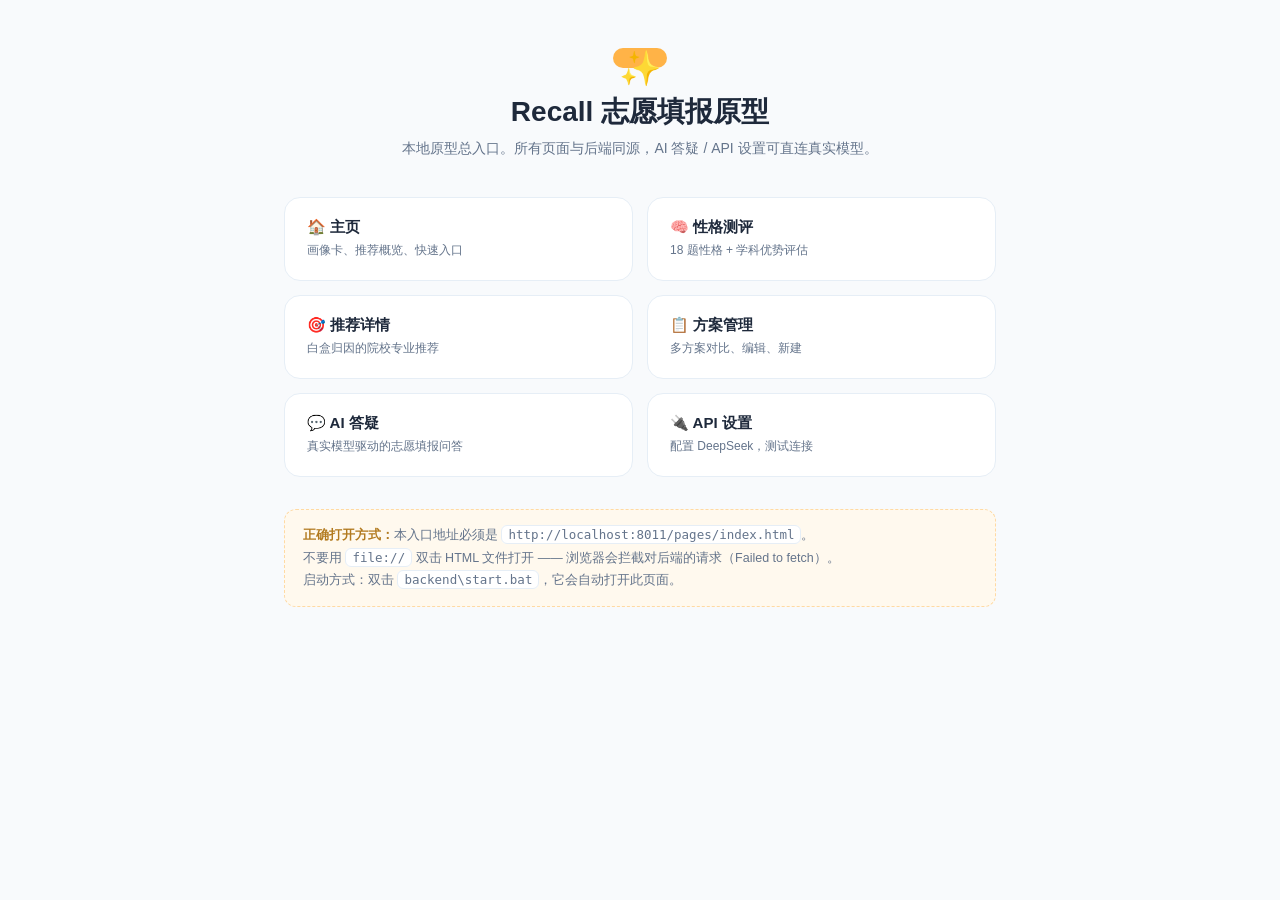
<file: index.html>
<!DOCTYPE html>
<html lang="zh-CN">
<head>
<meta charset="UTF-8" />
<meta name="viewport" content="width=device-width, initial-scale=1.0" />
<title>Recall · 原型入口</title>
<link rel="stylesheet" href="recall-ui.css" />
<style>
  .wrap{max-width:760px;margin:0 auto;padding:48px 24px 60px}
  .hero{text-align:center;margin-bottom:36px}
  .hero .badge{font-size:34px}
  .hero h1{font-size:28px;margin:10px 0 6px;color:var(--ink)}
  .hero p{color:var(--sub);font-size:14px;line-height:1.7}
  .grid{display:grid;grid-template-columns:repeat(2,1fr);gap:14px}
  .card-link{display:block;text-decoration:none;padding:20px 22px;border-radius:16px;border:1.5px solid var(--line);background:#fff;transition:.18s;color:var(--ink)}
  .card-link:hover{border-color:var(--main);box-shadow:0 8px 24px rgba(91,141,239,.16);transform:translateY(-2px)}
  .card-link .t{font-size:15px;font-weight:700;margin-bottom:4px}
  .card-link .d{font-size:12px;color:var(--sub);line-height:1.6}
  .note{margin-top:32px;font-size:12.5px;color:var(--sub);background:#FFF9EE;border:1px dashed rgba(255,179,71,.45);border-radius:12px;padding:14px 18px;line-height:1.8}
  .note b{color:#B27A1F}
  .note code{background:#fff;border:1px solid var(--line);border-radius:6px;padding:1px 6px;font-family:monospace}
</style>
</head>
<body>
<div class="wrap">
  <div class="hero">
    <div class="badge">✨</div>
    <h1>Recall 志愿填报原型</h1>
    <p>本地原型总入口。所有页面与后端同源，AI 答疑 / API 设置可直连真实模型。</p>
  </div>

  <div class="grid">
    <a class="card-link" href="/pages/Recall_主页.html"><div class="t">🏠 主页</div><div class="d">画像卡、推荐概览、快速入口</div></a>
    <a class="card-link" href="/pages/Recall_测评.html"><div class="t">🧠 性格测评</div><div class="d">18 题性格 + 学科优势评估</div></a>
    <a class="card-link" href="/pages/Recall_推荐详情.html"><div class="t">🎯 推荐详情</div><div class="d">白盒归因的院校专业推荐</div></a>
    <a class="card-link" href="/pages/Recall_方案管理.html"><div class="t">📋 方案管理</div><div class="d">多方案对比、编辑、新建</div></a>
    <a class="card-link" href="/pages/Recall_AI答疑.html"><div class="t">💬 AI 答疑</div><div class="d">真实模型驱动的志愿填报问答</div></a>
    <a class="card-link" href="/pages/Recall_API设置.html"><div class="t">🔌 API 设置</div><div class="d">配置 DeepSeek，测试连接</div></a>
  </div>

  <div class="note">
    <b>正确打开方式：</b>本入口地址必须是 <code>http://localhost:8011/pages/index.html</code>。<br>
    不要用 <code>file://</code> 双击 HTML 文件打开 —— 浏览器会拦截对后端的请求（Failed to fetch）。<br>
    启动方式：双击 <code>backend\start.bat</code>，它会自动打开此页面。
  </div>
</div>
</body>
</html>
</file>
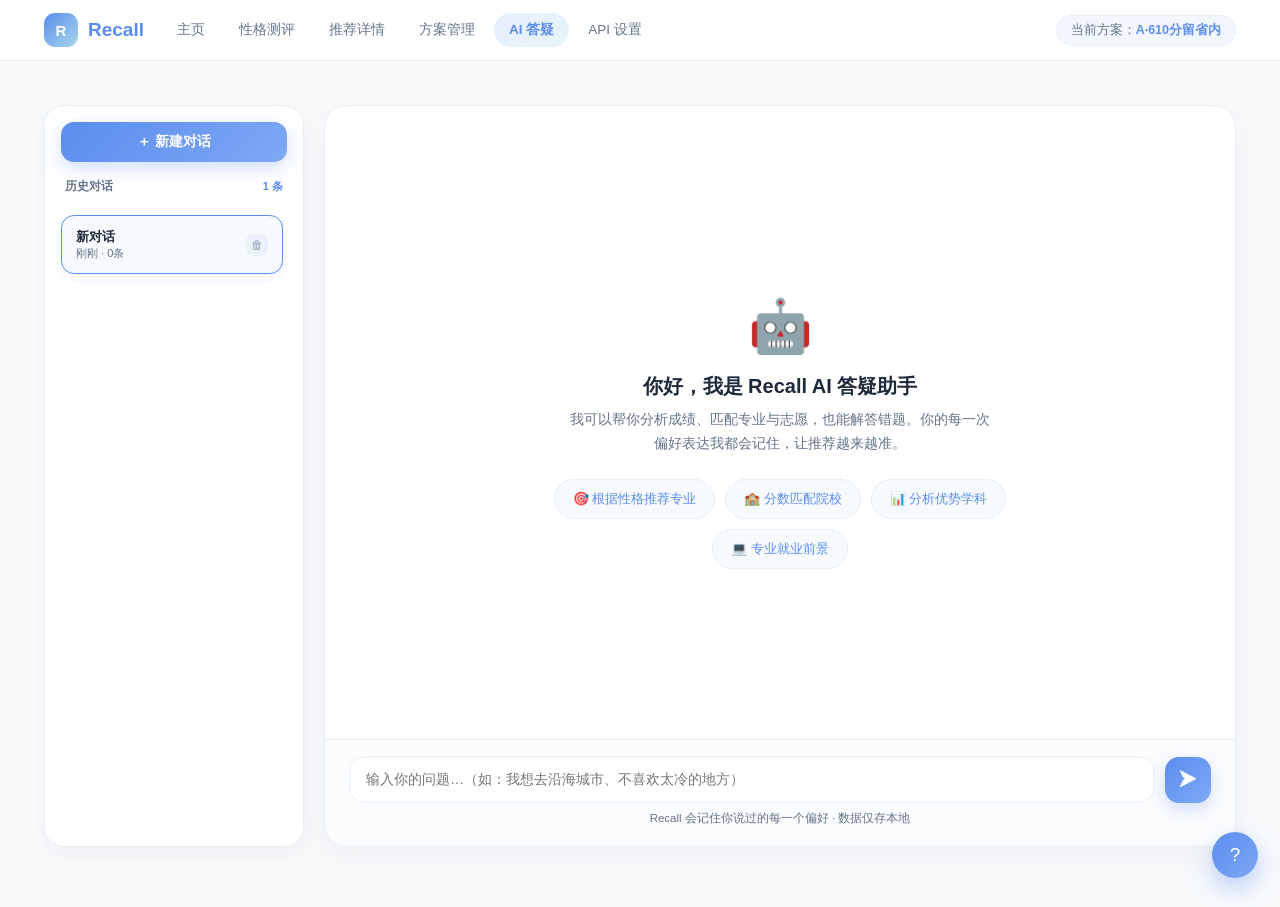
<file: Recall_AI答疑.html>
<!DOCTYPE html>
<html lang="zh-CN">
<head>
<meta charset="UTF-8">
<meta name="viewport" content="width=device-width,initial-scale=1">
<title>AI 答疑 · Recall</title>
<link rel="stylesheet" href="recall-ui.css">
<style>
/* ====== 页面专属：AI 答疑聊天布局 ====== */
.chat-wrap{display:flex;gap:20px;height:calc(100vh - 72px);margin-top:18px}

/* 左侧：对话列表面板 */
.chat-sidebar{width:260px;flex-shrink:0;display:flex;flex-direction:column;gap:12px}
.chat-sidebar .new-chat-btn{
  display:flex;align-items:center;justify-content:center;gap:8px;
  padding:11px;border-radius:13px;font-size:13.5px;font-weight:600;
  background:linear-gradient(135deg,var(--main),#7FA8F5);color:#fff;
  box-shadow:0 6px 18px rgba(91,141,239,.28);
  transition:.18s;cursor:pointer
}
.chat-sidebar .new-chat-btn:hover{transform:translateY(-2px);box-shadow:0 10px 24px rgba(91,141,239,.38)}
.chat-list{flex:1;overflow-y:auto;display:flex;flex-direction:column;gap:6px;padding-right:4px}
.chat-item{
  padding:12px 14px;border-radius:13px;background:var(--card);
  border:1.5px solid var(--line);cursor:pointer;transition:.15s;
  display:flex;align-items:center;justify-content:space-between;gap:8px
}
.chat-item:hover{border-color:var(--sec);box-shadow:0 4px 12px rgba(91,141,239,.08)}
.chat-item.active{border-color:var(--main);background:#F6FAFD;
  box-shadow:0 4px 14px rgba(91,141,239,.12)}
.chat-item .ci-title{font-size:13px;font-weight:600;color:var(--ink);white-space:nowrap;overflow:hidden;text-overflow:ellipsis}
.chat-item .ci-time{font-size:11px;color:var(--sub);white-space:nowrap;flex-shrink:0}
.chat-item .ci-dot{width:7px;height:7px;border-radius:50%;background:var(--main);flex-shrink:0}
.chat-item .ci-del{
  width:22px;height:22px;border-radius:7px;flex-shrink:0;display:grid;place-items:center;
  background:#F1F5F9;color:#94A3B8;font-size:12px;cursor:pointer;transition:.15s;border:none
}
.chat-item .ci-del:hover{background:#FFF1F1;color:#E25555}
.chat-item.active .ci-del{background:#EAF1FB}

/* 右侧：聊天主区域 */
.chat-main{flex:1;display:flex;flex-direction:column;min-width:0;
  background:var(--card);border:1px solid var(--line);border-radius:22px;
  overflow:hidden;box-shadow:0 8px 28px rgba(30,41,59,.05)}

/* 欢迎语 */
.chat-welcome{
  flex:1;overflow-y:auto;padding:36px 32px 16px;
  display:flex;flex-direction:column;align-items:center;justify-content:center;text-align:center
}
.chat-welcome .cw-icon{font-size:52px;margin-bottom:16px}
.chat-welcome h2{font-size:20px;color:var(--ink);margin-bottom:8px}
.chat-welcome p{font-size:14px;color:var(--sub);max-width:420px;line-height:1.7;margin-bottom:24px}
.chat-welcome .quick-q{display:flex;flex-wrap:wrap;gap:10px;justify-content:center;max-width:500px}
.chat-welcome .qq-btn{
  padding:10px 18px;border-radius:999px;font-size:13px;
  background:#F6FAFD;color:var(--main);border:1.5px solid var(--line);
  cursor:pointer;transition:.15s;font-weight:500
}
.chat-welcome .qq-btn:hover{background:#EDF5FC;border-color:var(--sec)}

/* 聊天消息区 */
.chat-msgs{flex:1;overflow-y:auto;padding:24px 28px 12px;display:flex;flex-direction:column;gap:18px;display:none}
.msg{display:flex;gap:10px;max-width:80%;animation:fadein .3s}
.msg.ai{align-self:flex-start}
.msg.user{align-self:flex-end;flex-direction:row-reverse}
.msg-avatar{
  width:36px;height:36px;border-radius:50%;flex-shrink:0;display:grid;place-items:center;
  font-size:16px;font-weight:700;color:#fff
}
.msg.ai .msg-avatar{background:linear-gradient(135deg,var(--main),var(--sec))}
.msg.user .msg-avatar{background:linear-gradient(135deg,var(--accent),#FFD080)}
.msg-bubble{
  padding:12px 16px;border-radius:16px;font-size:13.5px;line-height:1.75;
  box-shadow:0 2px 8px rgba(30,41,59,.04)
}
.msg.ai .msg-bubble{background:#F6FAFD;color:var(--ink);border-top-left-radius:5px;
  border:1px solid #EDF2F7}
.msg.user .msg-bubble{background:linear-gradient(135deg,var(--main),#7FA8F5);
  color:#fff;border-top-right-radius:5px}

/* AI 回复中的结构化信息 */
.msg-tag{display:inline-block;padding:2px 9px;border-radius:999px;
  font-size:11.5px;font-weight:600;margin:2px 2px 2px 0}
.msg-tag.blue{background:#EDF5FC;color:var(--main)}
.msg-tag.orange{background:#FFF3E2;color:#E08A1E}
.msg-tag.green{background:#EEFAF0;color:#2DA44E}
.msg-card-mini{
  margin-top:8px;padding:10px 12px;border-radius:11px;
  background:#fff;border:1px solid var(--line);font-size:12.5px
}
.msg-card-mini mcb-row{display:flex;justify-content:space-between;margin-bottom:4px}
.msg-card-mini mcb-row:last-child{margin-bottom:0}
.msg-card-mini .mcb-l{color:var(--sub)}
.msg-card-mini .mcb-r{color:var(--ink);font-weight:600}

/* 记忆写入提示 */
.mem-hint{
  margin-top:8px;padding:8px 12px;border-radius:10px;
  background:rgba(255,179,71,.1);border:1px dashed rgba(255,179,71,.35);
  font-size:12px;color:#B27A1F;display:flex;align-items:center;gap:6px
}
.mem-hint .mh-icon{font-size:14px}

/* 输入区 */
.chat-input-area{
  padding:16px 24px 20px;border-top:1px solid var(--line);
  background:rgba(248,250,252,.6)
}
.input-row{display:flex;gap:10px;align-items:flex-end}
.chat-input{
  flex:1;padding:12px 16px;border:1.5px solid var(--line);border-radius:16px;
  background:#fff;font-size:14px;color:var(--ink);outline:none;resize:none;
  font-family:inherit;line-height:1.5;max-height:120px;transition:.15s
}
.chat-input:focus{border-color:var(--main);box-shadow:0 0 0 3px rgba(91,141,239,.12)}
.chat-send{
  width:46px;height:46px;border-radius:14px;background:linear-gradient(135deg,var(--main),#7FA8F5);
  color:#fff;font-size:18px;display:grid;place-items:center;flex-shrink:0;
  box-shadow:0 6px 18px rgba(91,141,239,.28);transition:.18s;cursor:pointer
}
.chat-send:hover{transform:translateY(-2px);box-shadow:0 10px 24px rgba(91,141,239,.38)}
.chat-send:active{transform:scale(.96)}
.input-hint{font-size:11.5px;color:var(--sub);text-align:center;margin-top:8px}

/* typing 动画 */
.typing{display:flex;gap:4px;padding:14px 18px}
.typing dot{width:8px;height:8px;border-radius:50%;background:var(--sec);animation:bounce 1.2s infinite}
.typing dot:nth-child(2){animation-delay:.2s}
.typing dot:nth-child(3){animation-delay:.4s}
@keyframes bounce{0%,60%,100%{transform:translateY(0)}30%{transform:translateY(-6px)}}

/* 响应式 */
@media (max-width:860px){
  .chat-wrap{flex-direction:column;height:auto}
  .chat-sidebar{width:100%;flex-direction:row;overflow-x:auto;padding-bottom:4px}
  .chat-list{flex-direction:row;flex-shrink:0}
  .chat-item{min-width:180px;flex-shrink:0}
  .chat-main{min-height:520px}
  .msg{max-width:88%}
}
</style>
</head>
<body>

<!-- file:// 错误打开方式警告：仅当用户错误地用 file:// 双击打开时显示 -->
<div id="fileWarn" style="display:none;background:#FFF1F1;border-bottom:1px solid #FFD2D2;color:#C0392B;font-size:12.5px;padding:11px 20px;text-align:center;line-height:1.7">
  ⚠️ 检测到你用 <b>file://</b> 方式打开了本页面，浏览器会拦截对后端的请求（Failed to fetch）。<br>
  请改用 <b>http://localhost:8011/pages/Recall_AI答疑.html</b> 访问 —— 双击 <code>backend\start.bat</code> 启动后会自动打开。
</div>

<!-- ====== 顶栏（共享） ====== -->
<header class="topbar">
  <div class="topbar-in">
    <a href="Recall_主页.html" class="logo">
      <div class="logo-badge">R</div> Recall
    </a>
    <nav class="nav">
      <a href="Recall_主页.html">主页</a>
      <a href="Recall_测评.html">性格测评</a>
      <a href="Recall_推荐详情.html">推荐详情</a>
      <a href="Recall_方案管理.html">方案管理</a>
      <a href="Recall_AI答疑.html" class="on">AI 答疑</a>
      <a href="Recall_API设置.html">API 设置</a>
    </nav>
    <span class="plan-ind">当前方案：<b id="planInd">加载中…</b></span>
  </div>
</header>

<!-- ====== 主区域：双栏聊天 ====== -->
<div class="page chat-wrap">

  <!-- 左侧：历史对话 -->
  <aside class="chat-sidebar card" style="padding:16px;border-radius:20px">
    <button class="new-chat-btn" onclick="newChat()">＋ 新建对话</button>
    <div style="font-size:12px;color:var(--sub);padding:4px 4px 8px;font-weight:600;display:flex;justify-content:space-between;align-items:center">
      <span>历史对话</span>
      <span id="chatCount" style="font-size:11px;color:var(--main)"></span>
    </div>
    <div class="chat-list" id="chatList"><!-- JS 动态渲染 --></div>
  </aside>

  <!-- 右侧：聊天区 -->
  <main class="chat-main">

    <!-- 欢迎态（默认显示） -->
    <div class="chat-welcome" id="welcomeView">
      <div class="cw-icon">🤖</div>
      <h2>你好，我是 Recall AI 答疑助手</h2>
      <p>我可以帮你分析成绩、匹配专业与志愿，也能解答错题。你的每一次偏好表达我都会记住，让推荐越来越准。</p>
      <div class="quick-q">
        <button class="qq-btn" onclick="sendQuick('根据我的性格测评，推荐适合的专业方向')">🎯 根据性格推荐专业</button>
        <button class="qq-btn" onclick="sendQuick('我的分数能上哪些学校？')">🏫 分数匹配院校</button>
        <button class="qq-btn" onclick="sendQuick('帮我分析一下我的优势学科')">📊 分析优势学科</button>
        <button class="qq-btn" onclick="sendQuick('我想了解计算机专业的就业前景')">💻 专业就业前景</button>
      </div>
    </div>

    <!-- 聊天消息（点击快捷问题后显示，初始为空） -->
    <div class="chat-msgs" id="chatMsgs" style="display:none">

      <!-- typing 占位 -->
      <div class="msg ai" id="typingDemo" style="display:none">
        <div class="msg-avatar">R</div>
        <div class="msg-bubble">
          <div class="typing"><dot></dot><dot></dot><dot></dot></div>
        </div>
      </div>
    </div>

    <!-- 输入栏 -->
    <div class="chat-input-area">
      <div class="input-row">
        <textarea class="chat-input" id="chatInput" rows="1"
          placeholder="输入你的问题…（如：我想去沿海城市、不喜欢太冷的地方）"
          onkeydown="if(event.key==='Enter'&&!event.shiftKey){event.preventDefault();sendMsg()}"></textarea>
        <button class="chat-send" onclick="sendMsg()" title="发送">➤</button>
      </div>
      <div class="input-hint">Recall 会记住你说过的每一个偏好 · 数据仅存本地</div>
    </div>
  </main>
</div>

<!-- 悬浮帮助 -->
<div class="help-float" title="使用帮助" onclick="showHelpTip(this)">?</div>

<div id="helpTip" style="display:none;position:fixed;right:78px;bottom:28px;width:280px;background:#fff;border:1px solid var(--line);border-radius:16px;padding:18px 20px;box-shadow:0 16px 40px rgba(30,41,59,.15);z-index:65;font-size:12.5px;line-height:1.8;color:var(--sub)">
  <div style="display:flex;justify-content:space-between;align-items:center;margin-bottom:10px">
    <b style="font-size:13.5px;color:var(--ink)">📖 AI 答疑帮助</b>
    <button onclick="document.getElementById('helpTip').style.display='none'" style="font-size:16px;color:var(--sub);background:none;border:none;cursor:pointer;padding:2px 6px">✕</button>
  </div>
  <p style="margin-bottom:6px">• 输入问题后按 Enter 或点击发送</p>
  <p style="margin-bottom:6px">· AI 会读取你的画像（分数/性格/偏好）给出个性化建议</p>
  <p style="margin-bottom:6px">· 对话历史已保存在本地，可随时切换 / 新建 / 删除</p>
  <p>· 需要先在「API 设置」配置好模型才能使用</p>
</div>

<script>
/* ========== 持久化：本地对话存储 ========== */
const STORE_KEY = 'recall_chats';
let chats = [];        // [{id,title,time,messages:[{role,content}]}]
let currentId = null;

function loadChats(){
  try{ chats = JSON.parse(localStorage.getItem(STORE_KEY)||'[]'); }catch(e){ chats = []; }
  if(!Array.isArray(chats)) chats = [];
}
function saveChats(){
  try{ localStorage.setItem(STORE_KEY, JSON.stringify(chats)); }catch(e){}
}
function getChat(id){ return chats.find(c=>c.id===id); }
function genId(){ return 'c'+Date.now()+Math.floor(Math.random()*1000); }

function relTime(t){
  const d = Math.floor((Date.now()-t)/1000);
  if(d<60) return '刚刚';
  if(d<3600) return Math.floor(d/60)+'分钟前';
  if(d<86400) return Math.floor(d/3600)+'小时前';
  if(d<86400*7) return Math.floor(d/86400)+'天前';
  const dt=new Date(t); return (dt.getMonth()+1)+'/'+dt.getDate();
}

/* ========== 渲染左侧列表 ========== */
function renderChatList(){
  const list = document.getElementById('chatList');
  document.getElementById('chatCount').textContent = chats.length? chats.length+' 条' : '';
  if(!chats.length){
    list.innerHTML = '<div style="font-size:12px;color:var(--sub);padding:14px 4px;line-height:1.7">还没有对话。<br>点上方「＋ 新建对话」开始，或试试右侧快捷问题。</div>';
    return;
  }
  list.innerHTML = chats.map(c=>`
    <div class="chat-item ${c.id===currentId?'active':''}" data-id="${c.id}">
      <div onclick="switchChat('${c.id}')" style="flex:1;min-width:0;cursor:pointer">
        <div class="ci-title">${escHtml(c.title||'新对话')}</div>
        <div class="ci-time">${relTime(c.time)} · ${c.messages.length}条</div>
      </div>
      <button class="ci-del" title="删除对话" onclick="event.stopPropagation();deleteChat('${c.id}')">🗑</button>
    </div>`).join('');
}

/* ========== 渲染右侧消息 ========== */
function renderMessages(){
  const c = document.getElementById('chatMsgs');
  const chat = getChat(currentId);
  const msgs = chat ? chat.messages : [];
  if(!msgs.length){
    document.getElementById('welcomeView').style.display='flex';
    c.style.display='none';
    c.innerHTML = '<div class="msg ai" id="typingDemo" style="display:none"><div class="msg-avatar">R</div><div class="msg-bubble"><div class="typing"><dot></dot><dot></dot><dot></dot></div></div></div>';
    return;
  }
  document.getElementById('welcomeView').style.display='none';
  c.style.display='flex';
  c.innerHTML = msgs.map(m=>{
    if(m.role==='user') return `<div class="msg user"><div class="msg-avatar">我</div><div class="msg-bubble">${escHtml(m.content)}</div></div>`;
    return `<div class="msg ai"><div class="msg-avatar">R</div><div class="msg-bubble">${formatAI(m.content)}</div></div>`;
  }).join('') + '<div class="msg ai" id="typingDemo" style="display:none"><div class="msg-avatar">R</div><div class="msg-bubble"><div class="typing"><dot></dot><dot></dot><dot></dot></div></div></div>';
  c.scrollTop = c.scrollHeight;
}

/* ========== 进入聊天视图 ========== */
function enterChatView(){
  document.getElementById('welcomeView').style.display='none';
  document.getElementById('chatMsgs').style.display='flex';
}

/* ========== 当前方案（统一从 localStorage 读取，与主页/方案管理一致）========== */
function loadCurrentPlan(){
  try{
    const raw = localStorage.getItem('recall_current_plan');
    if(raw){
      const p = JSON.parse(raw);
      return p && p.name ? p : {name:'A-610分留省内', score:610, region:'留省内'};
    }
  }catch(e){}
  return {name:'A-610分留省内', score:610, region:'留省内'};
}
let currentPlan = loadCurrentPlan();
// 顶栏立刻渲染当前方案（解决硬编码 610 问题）
(function(){
  const el = document.getElementById('planInd');
  if(el){
    // "A-610分留省内" → "A·610分留省内"
    el.textContent = currentPlan.name.replace(/^([A-Z])-/, '$1·');
  }
})();

/* ========== 系统提示词（代入当前方案 + 全局画像）========== */
function buildSystemPrompt(){
  let profile = {};
  try{ profile = JSON.parse(localStorage.getItem('recall_profile')||'{}'); }catch(e){}
  let persona = '';
  try{ persona = localStorage.getItem('recall_persona')||''; }catch(e){}
  let p = '你是"Recall"高考志愿填报 AI 答疑助手。';
  p += `当前方案：${currentPlan.name}（${currentPlan.score||'?'}分 / ${currentPlan.region||'未指定'}）；`;
  if(profile.province) p += '用户是'+profile.province+'的考生；';
  if(profile.subject) p += '选科'+profile.subject+'；';
  if(persona) p += '性格测评：'+persona+'；';
  const prefs = (profile.prefs||[]).filter(Boolean).join('，');
  if(prefs) p += '已知偏好：'+prefs+'；';
  p += '请用"因为…所以…"的白盒归因方式给出推荐，简洁、专业、有温度。可结合院校 / 专业 / 就业 / 地域建议。';
  return p;
}

/* ========== 调用真实后端 /api/chat ========== */
async function askAI(){
  const chat = getChat(currentId);
  if(!chat) return;
  const sys = buildSystemPrompt();
  const payload = {
    model:'deepseek-chat',
    messages:[{role:'system',content:sys}, ...chat.messages.map(m=>({role:m.role,content:m.content}))],
    temperature:0.7, max_tokens:1500, stream:false
  };
  showTyping();
  try{
    const res = await fetch('/api/chat',{
      method:'POST',
      headers:{'Content-Type':'application/json'},
      body:JSON.stringify(payload)
    });
    if(!res.ok){
      let detail='';
      try{ const e=await res.json(); detail=e.detail||JSON.stringify(e); }catch(_){}
      hideTyping();
      appendAIBubble('⚠️ 请求失败（'+res.status+'）：'+(detail||'未知错误')+'<br>请确认 <code>backend\\start.bat</code> 已启动、API Key 已填写。');
      return;
    }
    const data = await res.json();
    const content = (data.choices && data.choices[0] && data.choices[0].message && data.choices[0].message.content) || '（暂时没有回复）';
    chat.messages.push({role:'assistant',content});
    saveChats();
    hideTyping();
    appendAIBubble(formatAI(content));
  }catch(e){
    hideTyping();
    appendAIBubble('⚠️ 连不上后端：'+escHtml(e.message)+'<br>请确认用 <code>http://localhost:8011/pages/Recall_AI答疑.html</code> 打开，且 start.bat 正在运行。');
  }
}

/* ========== 发送（支持快捷问题 / 输入框） ========== */
function pushUser(text){
  let chat = getChat(currentId);
  if(!chat){ chat = newChatObj(); }
  enterChatView();
  chat.messages.push({role:'user',content:text});
  if(chat.title==='新对话' || !chat.title){
    chat.title = text.length>16 ? text.slice(0,16)+'…' : text;
  }
  saveChats();
  renderChatList();
  renderMessages();
  askAI();
}

function sendQuick(text){ pushUser(text); }

function sendMsg(){
  const el=document.getElementById('chatInput');
  const v=el.value.trim();
  if(!v)return;
  el.value=''; el.style.height='auto';
  pushUser(v);
}

/* ========== 新建 / 切换 / 删除 ========== */
function newChatObj(){
  const c = {id:genId(), title:'新对话', time:Date.now(), messages:[]};
  chats.unshift(c);
  currentId = c.id;
  saveChats();
  return c;
}
function newChat(){
  newChatObj();
  renderChatList();
  renderMessages();
  document.getElementById('chatInput').focus();
}
function switchChat(id){
  currentId = id;
  renderChatList();
  renderMessages();
}
function deleteChat(id){
  if(chats.length<=1){
    // 至少保留一个：清空当前而非删除最后一个
    const c = getChat(id);
    if(c){ c.messages=[]; c.title='新对话'; c.time=Date.now(); }
    saveChats(); renderChatList(); renderMessages();
    showToast('已清空该对话（至少保留一条）');
    return;
  }
  chats = chats.filter(c=>c.id!==id);
  if(currentId===id) currentId = chats[0].id;
  saveChats(); renderChatList(); renderMessages();
  showToast('🗑 已删除对话');
}

/* ========== 气泡工具 ========== */
function appendUserBubble(text){
  const c=document.getElementById('chatMsgs');
  const d=document.createElement('div');
  d.className='msg user';
  d.innerHTML=`<div class="msg-avatar">我</div><div class="msg-bubble">${escHtml(text)}</div>`;
  c.insertBefore(d,c.querySelector('#typingDemo'));
  c.scrollTop=c.scrollHeight;
}
function appendAIBubble(text){
  const c=document.getElementById('chatMsgs');
  const d=document.createElement('div');
  d.className='msg ai';
  d.innerHTML=`<div class="msg-avatar">R</div><div class="msg-bubble">${text}</div>`;
  c.insertBefore(d,c.querySelector('#typingDemo'));
  c.scrollTop=c.scrollHeight;
}
function formatAI(s){
  return escHtml(s).replace(/\n/g,'<br>').replace(/\*\*(.+?)\*\*/g,'<strong>$1</strong>');
}
function showTyping(){
  const t=document.getElementById('typingDemo');
  if(t) t.style.display='flex';
  const c=document.getElementById('chatMsgs'); c.scrollTop=c.scrollHeight;
}
function hideTyping(){ const t=document.getElementById('typingDemo'); if(t) t.style.display='none'; }
function escHtml(s){const d=document.createElement('div');d.textContent=s;return d.innerHTML}

/* ========== 轻提示 ========== */
let _tt;
function showToast(msg){
  let t = document.getElementById('toast');
  if(!t){
    t=document.createElement('div'); t.id='toast';
    t.style.cssText='position:fixed;top:80px;left:50%;transform:translateX(-50%)translateY(-100px);background:linear-gradient(135deg,var(--main),#7FA8F5);color:#fff;padding:12px 24px;border-radius:99px;font-size:13px;font-weight:600;box-shadow:0 10px 30px rgba(91,141,239,.4);z-index:200;transition:.3s;pointer-events:none';
    document.body.appendChild(t);
  }
  t.textContent=msg; t.style.transform='translateX(-50%)translateY(0)';
  clearTimeout(_tt); _tt=setTimeout(()=>t.style.transform='translateX(-50%)translateY(-100px)',2200);
}

// textarea 自增高
document.getElementById('chatInput').addEventListener('input',function(){
  this.style.height='auto';this.style.height=Math.min(this.scrollHeight,120)+'px';
});

// file:// 警告
if(location.protocol==='file:'){
  const w=document.getElementById('fileWarn');
  if(w) w.style.display='block';
}

// 帮助浮层
function showHelpTip(el){
  const tip=document.getElementById('helpTip');
  if(!tip) return;
  tip.style.display=tip.style.display!=='none'?'none':'block';
  if(tip.style.display==='block'){ setTimeout(()=>{ document.addEventListener('click',function h(e){ if(e.target.closest('#helpTip')||e.target.classList.contains('help-float')) return; tip.style.display='none'; document.removeEventListener('click',h); }); },10); }
}

/* ========== 初始化（含专业详情页 prefill） ========== */
loadChats();
if(chats.length){
  currentId = chats[0].id;
}else{
  newChatObj(); // 首次进入给一个空对话
}
renderChatList();
renderMessages();

// 来自专业详情页的预填问题
try{
  const prefill = localStorage.getItem('recall_prefill');
  if(prefill){
    localStorage.removeItem('recall_prefill');
    pushUser(prefill);
  }
}catch(e){}
</script>

</body>
</html>
</file>
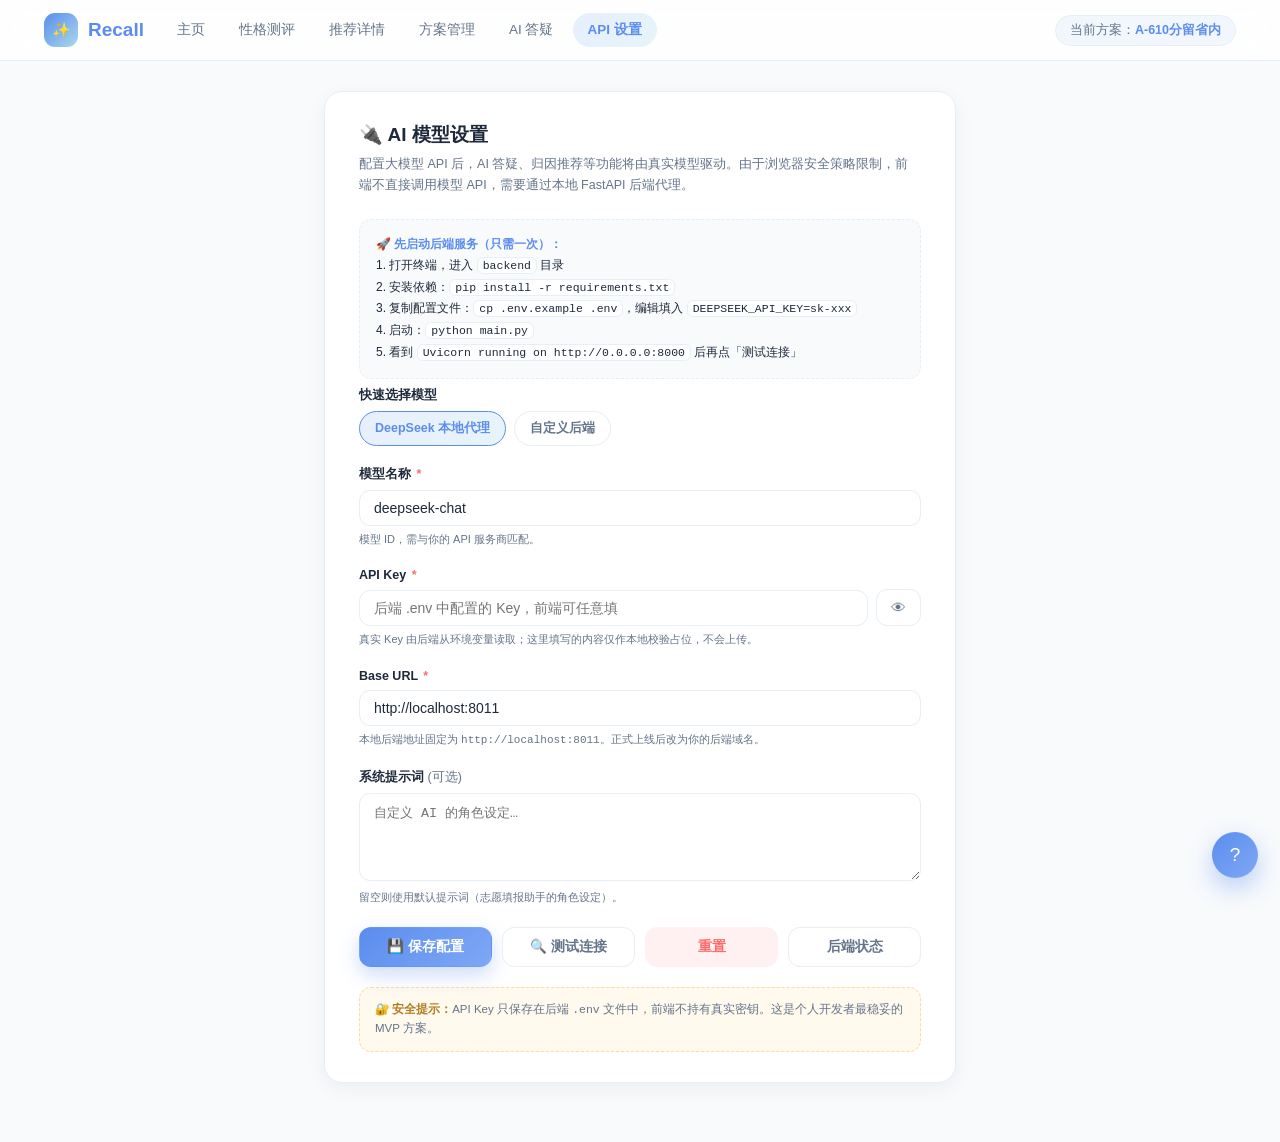
<file: Recall_API设置.html>
<!DOCTYPE html>
<html lang="zh-CN">
<head>
<meta charset="UTF-8" />
<meta name="viewport" content="width=device-width, initial-scale=1.0" />
<title>Recall · API 模型设置</title>
<link rel="stylesheet" href="recall-ui.css" />
<style>
  .page-narrow{max-width:680px;margin:0 auto;padding:30px 24px 60px}
  .settings-card{padding:30px 34px}
  .settings-card h2{font-size:19px;margin-bottom:6px}
  .settings-card .desc{font-size:12.5px;color:var(--sub);margin-bottom:22px;line-height:1.7}
  .form-row{margin-bottom:20px}
  .form-row label{display:block;font-size:12.5px;font-weight:600;color:var(--ink);margin-bottom:7px}
  .form-row label .req{color:var(--danger);margin-left:2px}
  .form-row .hint{font-size:11px;color:var(--sub);margin-top:5px;line-height:1.6}
  .form-row .inp{width:100%}
  .key-wrap{display:flex;gap:8px;align-items:center}
  .key-wrap .inp{flex:1}
  .eye-btn{flex-shrink:0;padding:9px 14px;border:1.5px solid var(--line);border-radius:11px;background:#fff;color:var(--sub);font-size:15px;transition:.15s}
  .eye-btn:hover{color:var(--main);border-color:var(--sec)}
  .model-presets{display:flex;flex-wrap:wrap;gap:8px;margin-bottom:18px}
  .mp-chip{padding:8px 15px;border-radius:999px;font-size:12.5px;font-weight:600;cursor:pointer;
    border:1.5px solid var(--line);background:#fff;color:var(--sub);transition:.15s}
  .mp-chip:hover{border-color:var(--sec);color:var(--main)}
  .mp-chip.on{background:linear-gradient(135deg,rgba(91,141,239,.14),rgba(168,216,234,.28));border-color:var(--main);color:var(--main)}
  .conn-status{display:flex;align-items:center;gap:9px;padding:12px 15px;border-radius:12px;font-size:13px;font-weight:600;margin-bottom:22px}
  .conn-status.ok{background:#EEFAF0;color:#2DA44E;border:1px solid #C9F0D1}
  .conn-status.fail{background:#FFF1F1;color:var(--danger);border:1px solid #FFD2D2}
  .conn-status.testing{background:#F1F7FD;color:var(--main);border:1px solid #DCE8F5}
  .conn-status.hidden{display:none}
  .conn-status .dot{width:9px;height:9px;border-radius:50%;background:currentColor;flex-shrink:0}
  .btn-row{display:flex;gap:10px;margin-top:8px}
  .btn-row .btn{flex:1;justify-content:center}
  .backend-guide{margin:18px 0 8px;font-size:12px;line-height:1.8;color:var(--ink);background:#F8FAFC;border:1px dashed var(--line);border-radius:12px;padding:14px 16px}
  .backend-guide b{color:var(--main)}
  .backend-guide code{background:#fff;border:1px solid var(--line);border-radius:6px;padding:1px 5px;font-family:monospace;font-size:11.5px}
  .security-note{margin-top:20px;font-size:11.5px;color:var(--sub);background:#FFF9EE;border:1px dashed rgba(255,179,71,.45);border-radius:12px;padding:12px 15px;line-height:1.7}
  .security-note b{color:#B27A1F}
</style>
</head>
<body>

<!-- file:// 错误打开方式警告：仅当用户错误地用 file:// 双击打开时显示 -->
<div id="fileWarn" style="display:none;background:#FFF1F1;border-bottom:1px solid #FFD2D2;color:#C0392B;font-size:12.5px;padding:11px 20px;text-align:center;line-height:1.7">
  ⚠️ 检测到你用 <b>file://</b> 方式打开了本页面，浏览器会拦截对后端的请求（Failed to fetch）。<br>
  请改用 <b>http://localhost:8011/pages/Recall_API设置.html</b> 访问 —— 双击 <code>backend\start.bat</code> 启动后会自动打开。
</div>

<header class="topbar">
  <div class="topbar-in">
    <a class="logo" href="Recall_主页.html"><span class="logo-badge">✨</span>Recall</a>
    <nav class="nav">
      <a href="Recall_主页.html">主页</a>
      <a href="Recall_测评.html">性格测评</a>
      <a href="Recall_推荐详情.html">推荐详情</a>
      <a href="Recall_方案管理.html">方案管理</a>
      <a href="Recall_AI答疑.html">AI 答疑</a>
      <a href="Recall_API设置.html" class="on">API 设置</a>
    </nav>
    <span class="plan-ind">当前方案：<b>A-610分留省内</b></span>
  </div>
</header>

<div class="page page-narrow">
  <section class="card settings-card">
    <h2>🔌 AI 模型设置</h2>
    <p class="desc">配置大模型 API 后，AI 答疑、归因推荐等功能将由真实模型驱动。由于浏览器安全策略限制，前端不直接调用模型 API，需要通过本地 FastAPI 后端代理。</p>

    <!-- 连接状态 -->
    <div class="conn-status hidden" id="connStatus">
      <span class="dot"></span>
      <span id="connStatusText"></span>
    </div>

    <!-- 后端启动指引 -->
    <div class="backend-guide">
      <b>🚀 先启动后端服务（只需一次）：</b><br>
      1. 打开终端，进入 <code>backend</code> 目录<br>
      2. 安装依赖：<code>pip install -r requirements.txt</code><br>
      3. 复制配置文件：<code>cp .env.example .env</code>，编辑填入 <code>DEEPSEEK_API_KEY=sk-xxx</code><br>
      4. 启动：<code>python main.py</code><br>
      5. 看到 <code>Uvicorn running on http://0.0.0.0:8000</code> 后再点「测试连接」
    </div>

    <!-- 预设模型 -->
    <div class="form-row">
      <label>快速选择模型</label>
      <div class="model-presets" id="modelPresets"></div>
    </div>

    <!-- 模型名称 -->
    <div class="form-row">
      <label>模型名称 <span class="req">*</span></label>
      <input class="inp" id="modelName" placeholder="如 deepseek-chat" />
      <p class="hint">模型 ID，需与你的 API 服务商匹配。</p>
    </div>

    <!-- API Key -->
    <div class="form-row">
      <label>API Key <span class="req">*</span></label>
      <div class="key-wrap">
        <input class="inp" id="apiKey" type="password" placeholder="后端 .env 中配置的 Key，前端可任意填" autocomplete="off" />
        <button class="eye-btn" onclick="toggleKey()" title="显示/隐藏">👁</button>
      </div>
      <p class="hint">真实 Key 由后端从环境变量读取；这里填写的内容仅作本地校验占位，不会上传。</p>
    </div>

    <!-- Base URL -->
    <div class="form-row">
      <label>Base URL <span class="req">*</span></label>
      <input class="inp" id="baseUrl" placeholder="http://localhost:8011" />
      <p class="hint">本地后端地址固定为 <code>http://localhost:8011</code>。正式上线后改为你的后端域名。</p>
    </div>

    <!-- 系统提示词（可选） -->
    <div class="form-row">
      <label>系统提示词 <span style="color:var(--sub);font-weight:400">(可选)</span></label>
      <textarea class="inp" id="sysPrompt" rows="3" style="resize:vertical;line-height:1.7"
        placeholder="自定义 AI 的角色设定…"></textarea>
      <p class="hint">留空则使用默认提示词（志愿填报助手的角色设定）。</p>
    </div>

    <!-- 按钮 -->
    <div class="btn-row">
      <button class="btn btn-p" onclick="saveConfig()">💾 保存配置</button>
      <button class="btn btn-o" onclick="testConnection()">🔍 测试连接</button>
      <button class="btn btn-d" onclick="resetConfig()">重置</button>
      <button class="btn btn-o" onclick="checkBackend()" title="查看本地后端是否在运行">后端状态</button>
    </div>

    <!-- 后端运行状态 -->
    <div id="backendPanel" style="display:none;margin-top:14px;padding:14px 16px;background:#F8FAFC;border:1px dashed var(--line);border-radius:12px;font-size:12px;line-height:1.7">
      <div style="display:flex;align-items:center;justify-content:space-between;margin-bottom:8px">
        <b style="color:var(--ink)">📡 本地后端状态</b>
        <span id="backendDot" style="display:inline-block;width:10px;height:10px;border-radius:50%;background:#ccc"></span>
      </div>
      <div id="backendDetail" style="color:var(--sub);font-family:monospace;font-size:11.5px"></div>
      <div style="margin-top:10px;color:var(--sub);font-size:11.5px">
        💡 启动方式：双击 <code style="background:#fff;padding:1px 5px;border:1px solid var(--line);border-radius:4px">backend\start.bat</code>
      </div>
    </div>

    <div class="security-note">
      <b>🔐 安全提示：</b>API Key 只保存在后端 <code>.env</code> 文件中，前端不持有真实密钥。这是个人开发者最稳妥的 MVP 方案。
    </div>
  </section>
</div>

<button class="help-float" title="帮助" onclick="showHelpTip(this)">?</button>

<div id="helpTip" style="display:none;position:fixed;right:78px;bottom:28px;width:300px;background:#fff;border:1px solid var(--line);border-radius:16px;padding:18px 20px;box-shadow:0 16px 40px rgba(30,41,59,.15);z-index:65;font-size:12.5px;line-height:1.8;color:var(--sub)">
  <div style="display:flex;justify-content:space-between;align-items:center;margin-bottom:10px">
    <b style="font-size:13.5px;color:var(--ink)">📖 API 设置帮助</b>
    <button onclick="document.getElementById('helpTip').style.display='none'" style="font-size:16px;color:var(--sub);background:none;border:none;cursor:pointer;padding:2px 6px">✕</button>
  </div>
  <p style="margin-bottom:6px">• <b>DeepSeek 本地代理</b>：推荐默认选项，通过本地后端转发</p>
  <p style="margin-bottom:6px">• 先启动后端（<code>backend\start.bat</code>），再点测试连接</p>
  <p style="margin-bottom:6px">· API Key 在 <a href="https://platform.deepseek.com" target="_blank" style="color:var(--main)">platform.deepseek.com</a> 获取</p>
  <p>· 正确打开方式：<code>http://localhost:8011/pages/index.html</code></p>
</div>

<script>
/* ================================================================
   预设模型
   ================================================================ */
const PRESETS = [
  {name:'DeepSeek 本地代理', model:'deepseek-chat', base:'http://localhost:8011', desc:'通过本地 FastAPI 后端代理'},
  {name:'自定义后端', model:'', base:'', desc:'手动填写'}
];

const CFG_KEY = 'recall_api_config';
const DEFAULT_SYS = '你是 Recall，一名面向高三毕业生的 AI 志愿填报助手。请根据用户的分数、选科、性格测评和偏好，给出专业、温暖的院校与专业建议，并说明推荐理由。';

let curPreset = 0;

function renderPresets(){
  document.getElementById('modelPresets').innerHTML = PRESETS.map((p,i)=>
    `<span class="mp-chip ${i===curPreset?'on':''}" onclick="pickPreset(${i})">${p.name}</span>`
  ).join('');
}

function pickPreset(i){
  curPreset = i;
  renderPresets();
  const p = PRESETS[i];
  if(p.model) document.getElementById('modelName').value = p.model;
  if(p.base) document.getElementById('baseUrl').value = p.base;
  if(i === PRESETS.length-1){
    document.getElementById('modelName').value = '';
    document.getElementById('baseUrl').value = '';
    document.getElementById('modelName').focus();
  }
}

/* ================================================================
   保存 / 读取 / 重置
   ================================================================ */
function saveConfig(){
  const model = document.getElementById('modelName').value.trim();
  const key = document.getElementById('apiKey').value.trim();
  const base = document.getElementById('baseUrl').value.trim().replace(/\/+$/,'');
  const sys = document.getElementById('sysPrompt').value.trim() || DEFAULT_SYS;

  if(!model){ showToast('请填写模型名称'); return; }
  if(!base){ showToast('请填写 Base URL'); return; }

  const cfg = {model, key, base, sys};
  try{ localStorage.setItem(CFG_KEY, JSON.stringify(cfg)); }catch(e){}
  hideConnStatus();
  showToast('✅ 配置已保存');
}

function loadConfig(){
  try{
    const raw = localStorage.getItem(CFG_KEY);
    if(!raw){
      // 默认选中本地代理
      pickPreset(0);
      return;
    }
    const cfg = JSON.parse(raw);
    document.getElementById('modelName').value = cfg.model || '';
    document.getElementById('apiKey').value = cfg.key || '';
    document.getElementById('baseUrl').value = cfg.base || '';
    document.getElementById('sysPrompt').value = cfg.sys || '';
    const idx = PRESETS.findIndex(p => p.model===cfg.model && p.base===cfg.base);
    curPreset = idx >= 0 ? idx : PRESETS.length - 1;
    renderPresets();
  }catch(e){}
}

function resetConfig(){
  if(!confirm('确定重置所有配置吗？')) return;
  try{ localStorage.removeItem(CFG_KEY); }catch(e){}
  document.getElementById('modelName').value = '';
  document.getElementById('apiKey').value = '';
  document.getElementById('baseUrl').value = '';
  document.getElementById('sysPrompt').value = '';
  curPreset = 0; renderPresets();
  hideConnStatus();
  showToast('已重置');
}

function toggleKey(){
  const el = document.getElementById('apiKey');
  el.type = el.type==='password' ? 'text' : 'password';
}

/* ================================================================
   后端状态检测
   ================================================================ */
async function checkBackend(){
  const base = (document.getElementById('baseUrl').value.trim() || 'http://localhost:8011').replace(/\/+$/,'');
  const panel = document.getElementById('backendPanel');
  const dot = document.getElementById('backendDot');
  const detail = document.getElementById('backendDetail');

  panel.style.display = 'block';
  dot.style.background = '#FFB347';
  detail.textContent = '正在探测 ' + base + ' ...';

  const t0 = Date.now();
  try{
    const res = await fetch(base + '/', { method:'GET' });
    const dt = Date.now() - t0;
    if(res.ok){
      const data = await res.json();
      dot.style.background = '#2DA44E';
      detail.innerHTML = `✅ <b style="color:#2DA44E">后端运行中</b>（${dt}ms）<br>
        服务名：${data.service || 'Recall Backend'}<br>
        版本：${data.version || '-'}<br>
        时间：${data.time || '-'}`;
    } else {
      dot.style.background = '#FF6B6B';
      detail.innerHTML = `❌ 返回异常 HTTP ${res.status}`;
    }
  }catch(e){
    dot.style.background = '#FF6B6B';
    const isFile = location.protocol === 'file:';
    detail.innerHTML = `❌ 连不上：${e.message}<br><br>
      <b style="color:var(--danger)">最常见原因：用 file:// 双击打开了页面</b><br>
      • 浏览器会拦截 file:// 页面对后端 http:// 的请求（Failed to fetch）<br>
      • <b>正确做法</b>：用 <code>http://localhost:8011/pages/Recall_API设置.html</code> 打开<br>
      • 双击 <code>backend\\start.bat</code> 启动后会自动打开正确地址<br>
      ${isFile ? '<br>👆 你当前正是 file:// 打开，请切到上面的地址。' : '• 或后端没启动 / Base URL 填错'}`;
  }
}

// 启动时自动探测一次（不展开面板）
window.addEventListener('load', async () => {
  setTimeout(async () => {
    try{
      const res = await fetch('http://localhost:8011/', { method:'GET' });
      if(res.ok){
        document.getElementById('backendPanel').style.display = 'block';
        document.getElementById('backendDot').style.background = '#2DA44E';
        document.getElementById('backendDetail').innerHTML = '✅ 后端已自动启动并响应';
      }
    }catch(e){ /* 不动，保持隐藏 */ }
  }, 600);
});

/* ================================================================
   测试连接 -> 本地后端 /api/test
   ================================================================ */
function showConnStatus(type, text){
  const s = document.getElementById('connStatus');
  s.className = 'conn-status ' + type;
  document.getElementById('connStatusText').textContent = text;
}
function hideConnStatus(){
  document.getElementById('connStatus').className = 'conn-status hidden';
}

async function testConnection(){
  const model = document.getElementById('modelName').value.trim();
  let base = document.getElementById('baseUrl').value.trim().replace(/\/+$/,'');

  if(!model){ showToast('请填写模型名称'); return; }
  if(!base){ showToast('请填写 Base URL'); return; }

  showConnStatus('testing', '正在连接本地后端…');

  try{
    const res = await fetch(base + '/api/test', {
      method:'POST',
      headers:{'Content-Type':'application/json'},
      body: JSON.stringify({model, base_url: base})
    });

    if(res.ok){
      const data = await res.json();
      showConnStatus('ok', '✅ ' + (data.message || '连接成功') + '（模型：' + model + '）');
      showToast('✅ 连接成功');
    } else {
      let detail = '';
      try{
        const e = await res.json();
        detail = e.detail || JSON.stringify(e);
      }catch(_){ detail = await res.text(); }
      showConnStatus('fail', '❌ 连接失败（' + res.status + '）：' + detail.slice(0,120));
    }
  }catch(e){
    showConnStatus('fail', '❌ 连不上本地后端：' + e.message + '。请先运行 python main.py');
  }
}

/* ================================================================
   Toast
   ================================================================ */
let _t;
function showToast(msg){
  let t = document.getElementById('toast');
  if(!t){
    t = document.createElement('div');
    t.id = 'toast';
    t.style.cssText = 'position:fixed;top:80px;left:50%;transform:translateX(-50%) translateY(-100px);background:linear-gradient(135deg,#5B8DEF,#7FA8F5);color:#fff;padding:13px 26px;border-radius:99px;font-size:13.5px;font-weight:600;box-shadow:0 10px 30px rgba(91,141,239,.4);z-index:200;transition:.3s;pointer-events:none';
    document.body.appendChild(t);
  }
  t.textContent = msg;
  t.style.transform = 'translateX(-50%) translateY(0)';
  clearTimeout(_t);
  _t = setTimeout(()=>{ t.style.transform='translateX(-50%) translateY(-100px)'; }, 2500);
}

/* 初始化 */
if(location.protocol === 'file:'){
  document.getElementById('fileWarn').style.display = 'block';
}
renderPresets();
loadConfig();

/* 帮助浮层 */
function showHelpTip(el){
  const tip=document.getElementById('helpTip');
  if(!tip) return;
  tip.style.display=tip.style.display!=='none'?'none':'block';
  if(tip.style.display==='block'){ setTimeout(()=>{ document.addEventListener('click',function h(e){ if(e.target.closest('#helpTip')||e.target.classList.contains('help-float')) return; tip.style.display='none'; document.removeEventListener('click',h); }); },10); }
}
</script>
</body>
</html>
</file>
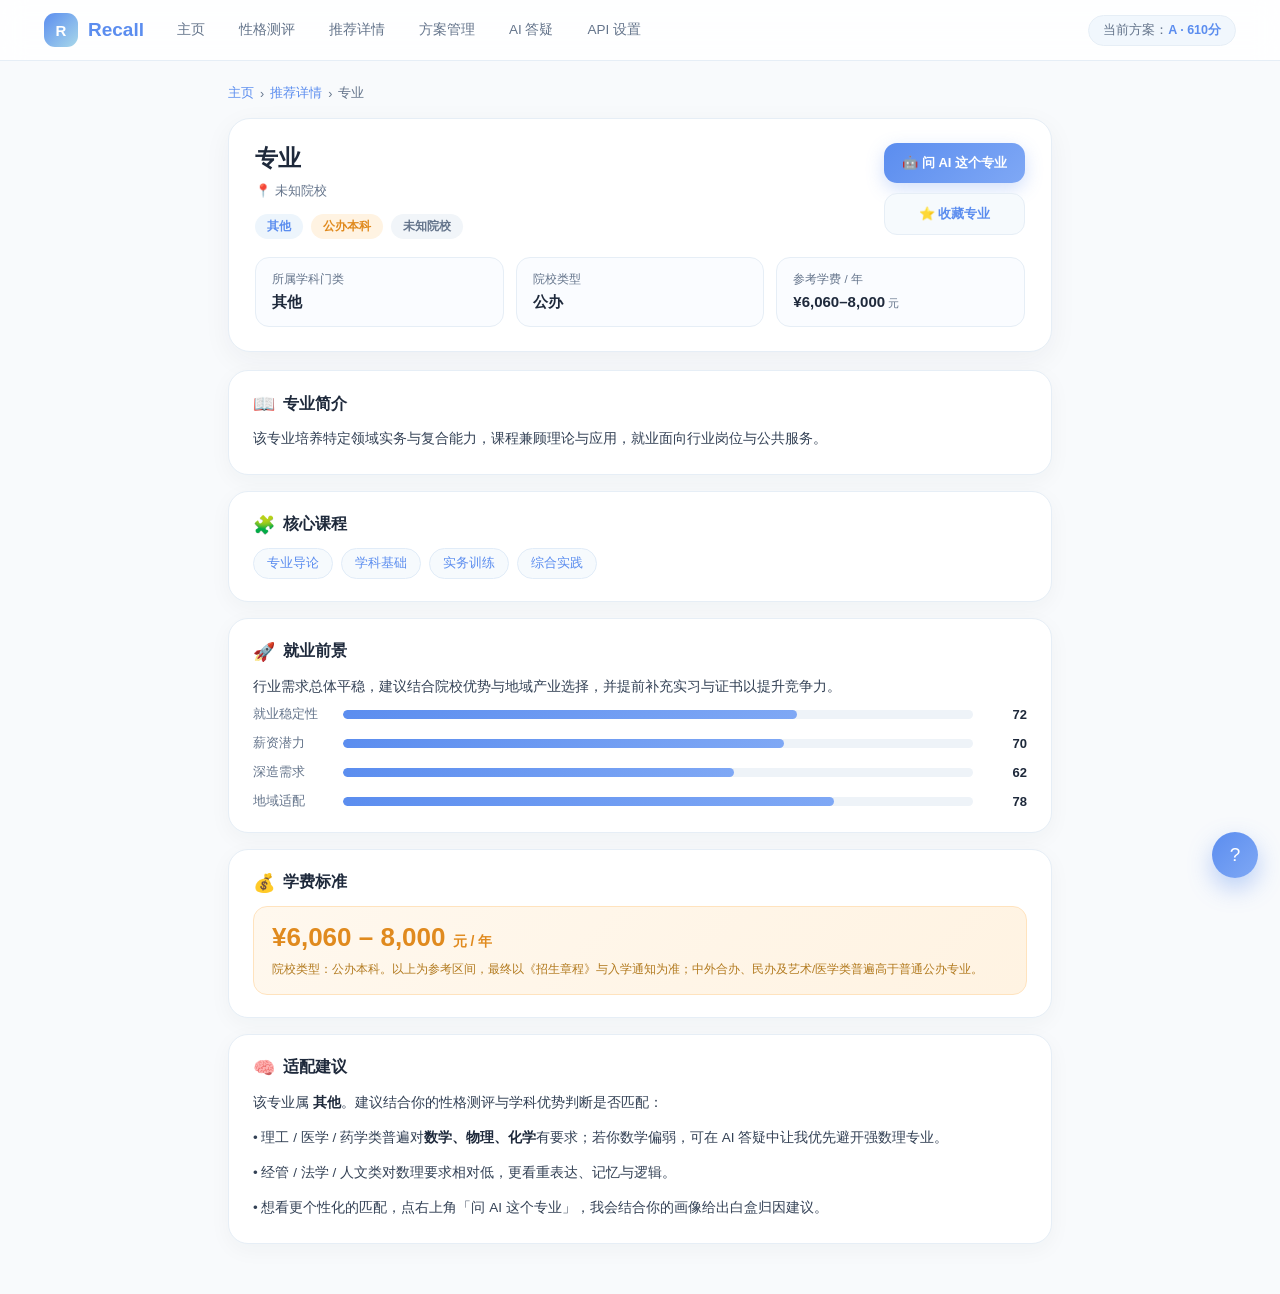
<file: Recall_专业详情.html>
<!DOCTYPE html>
<html lang="zh-CN">
<head>
<meta charset="UTF-8">
<meta name="viewport" content="width=device-width,initial-scale=1">
<title>专业详情 · Recall</title>
<link rel="stylesheet" href="recall-ui.css">
<style>
.page{max-width:860px;margin:24px auto 50px;padding:0 18px}
/* 面包屑 */
.crumb{font-size:12.5px;color:var(--sub);margin-bottom:16px;display:flex;align-items:center;gap:6px;flex-wrap:wrap}
.crumb a{color:var(--main);text-decoration:none}
.crumb a:hover{text-decoration:underline}

/* 头部卡片 */
.detail-hero{
  background:var(--card);border:1px solid var(--line);border-radius:22px;
  padding:24px 26px;box-shadow:0 8px 28px rgba(30,41,59,.05);margin-bottom:18px
}
.dh-top{display:flex;justify-content:space-between;align-items:flex-start;gap:14px;flex-wrap:wrap}
.dh-title{font-size:23px;font-weight:700;color:var(--ink);margin:0}
.dh-sub{font-size:13px;color:var(--sub);margin-top:8px}
.dh-tags{display:flex;gap:8px;flex-wrap:wrap;margin-top:14px}
.tag{display:inline-block;padding:4px 12px;border-radius:999px;font-size:12px;font-weight:600}
.tag-blue{background:#EDF5FC;color:var(--main)}
.tag-orange{background:#FFF3E2;color:#E08A1E}
.tag-green{background:#EEFAF0;color:#2DA44E}
.tag-gray{background:#F1F5F9;color:#64748B}
.tag-red{background:#FFF1F1;color:#E25555}
.dh-actions{display:flex;flex-direction:column;gap:10px;flex-shrink:0}
.btn-s{
  padding:11px 18px;border-radius:13px;font-size:13px;font-weight:600;cursor:pointer;
  background:linear-gradient(135deg,var(--main),#7FA8F5);color:#fff;border:none;
  box-shadow:0 6px 18px rgba(91,141,239,.28);transition:.18s;white-space:nowrap
}
.btn-s:hover{transform:translateY(-2px);box-shadow:0 10px 24px rgba(91,141,239,.38)}
.btn-o{
  padding:11px 18px;border-radius:13px;font-size:13px;font-weight:600;cursor:pointer;
  background:#F6FAFD;color:var(--main);border:1.5px solid var(--line);transition:.15s;white-space:nowrap
}
.btn-o:hover{background:#EDF5FC;border-color:var(--sec)}

/* 信息条 */
.factbar{display:grid;grid-template-columns:repeat(3,1fr);gap:12px;margin-top:18px}
.fact{background:#FAFCFF;border:1px solid #E6EEF6;border-radius:14px;padding:14px 16px}
.fact .fk{font-size:11.5px;color:var(--sub);margin-bottom:6px}
.fact .fv{font-size:15px;font-weight:700;color:var(--ink)}
.fact .fv small{font-size:11px;font-weight:500;color:var(--sub)}

/* 区块 */
.section{
  background:var(--card);border:1px solid var(--line);border-radius:20px;
  padding:22px 24px;margin-bottom:16px;box-shadow:0 6px 22px rgba(30,41,59,.04)
}
.section h3{font-size:16px;color:var(--ink);margin:0 0 12px;display:flex;align-items:center;gap:8px}
.section h3 .ic{font-size:18px}
.sec-body{font-size:13.5px;line-height:1.85;color:#334155}
.sec-body p{margin:0 0 10px}
.sec-body p:last-child{margin-bottom:0}
.sec-body b{color:var(--ink)}

/* 课程 chips */
.chips{display:flex;flex-wrap:wrap;gap:8px;margin-top:4px}
.chip-c{background:#F6FAFD;color:var(--main);border:1px solid #E1ECF8;
  padding:6px 13px;border-radius:999px;font-size:12.5px;font-weight:500}

/* 学费强调 */
.fee-box{
  background:linear-gradient(135deg,#FFF8EE,#FFF3E2);border:1px solid #FFE3BE;
  border-radius:14px;padding:16px 18px;margin-top:4px
}
.fee-big{font-size:26px;font-weight:800;color:#E08A1E;line-height:1.1}
.fee-note{font-size:11.5px;color:#B27A1F;margin-top:8px;line-height:1.6}

/* 前景评估条 */
.bars{display:flex;flex-direction:column;gap:12px;margin-top:6px}
.bar-row{display:flex;align-items:center;gap:12px}
.bar-row .bl{width:78px;font-size:12.5px;color:var(--sub);flex-shrink:0}
.bar-track{flex:1;height:9px;background:#EEF3F8;border-radius:99px;overflow:hidden}
.bar-fill{height:100%;border-radius:99px;background:linear-gradient(135deg,var(--main),#7FA8F5)}
.bar-row .bv{width:42px;text-align:right;font-size:13px;font-weight:700;color:var(--ink)}

/* 适配度 */
.fit-pill{display:inline-flex;align-items:center;gap:6px;background:#EEFAF0;color:#2DA44E;
  padding:5px 13px;border-radius:999px;font-size:13px;font-weight:700}

@media(max-width:640px){
  .factbar{grid-template-columns:1fr}
  .dh-actions{flex-direction:row;width:100%}
  .dh-actions .btn-s,.dh-actions .btn-o{flex:1}
}
</style>
</head>
<body>

<!-- file:// 警告 -->
<div id="fileWarn" style="display:none;background:#FFF1F1;border-bottom:1px solid #FFD2D2;color:#C0392B;font-size:12.5px;padding:11px 20px;text-align:center;line-height:1.7">
  ⚠️ 检测到你用 <b>file://</b> 方式打开本页面，数据读取可能异常。<br>
  请改用 <b>http://localhost:8011/pages/Recall_专业详情.html</b> 访问 —— 双击 <code>backend\start.bat</code> 启动后会自动打开。
</div>

<!-- 顶栏（6 项导航，与全局一致） -->
<header class="topbar">
  <div class="topbar-in">
    <a href="Recall_主页.html" class="logo"><div class="logo-badge">R</div> Recall</a>
    <nav class="nav">
      <a href="Recall_主页.html">主页</a>
      <a href="Recall_测评.html">性格测评</a>
      <a href="Recall_推荐详情.html">推荐详情</a>
      <a href="Recall_方案管理.html">方案管理</a>
      <a href="Recall_AI答疑.html">AI 答疑</a>
      <a href="Recall_API设置.html">API 设置</a>
    </nav>
    <span class="plan-ind">当前方案：<b>A · 610分</b></span>
  </div>
</header>

<div class="page" id="app">
  <div class="crumb">
    <a href="Recall_主页.html">主页</a> ›
    <a href="Recall_推荐详情.html">推荐详情</a> ›
    <span id="crumbMajor">专业详情</span>
  </div>
  <div id="detailRoot">加载中…</div>
</div>

<!-- 悬浮帮助 -->
<div class="help-float" title="使用帮助" onclick="showHelpTip(this)">?</div>
<div id="helpTip" style="display:none;position:fixed;right:78px;bottom:28px;width:280px;background:#fff;border:1px solid var(--line);border-radius:16px;padding:18px 20px;box-shadow:0 16px 40px rgba(30,41,59,.15);z-index:65;font-size:12.5px;line-height:1.8;color:var(--sub)">
  <div style="display:flex;justify-content:space-between;align-items:center;margin-bottom:10px">
    <b style="font-size:13.5px;color:var(--ink)">📖 专业详情帮助</b>
    <button onclick="document.getElementById('helpTip').style.display='none'" style="font-size:16px;color:var(--sub);background:none;border:none;cursor:pointer;padding:2px 6px">✕</button>
  </div>
  <p style="margin-bottom:6px">· 展示专业简介、核心课程、就业前景与学费</p>
  <p style="margin-bottom:6px">· 点击「问 AI 这个专业」可带着上下文去答疑页</p>
  <p>· 学费为参考区间，以院校当年招生章程为准</p>
</div>

<script>
/* ========== 参数读取 ========== */
const params = new URLSearchParams(location.search);
const SCHOOL = params.get('school') || '未知院校';
const MAJOR = params.get('major') || '专业';
const SCORE = params.get('score') || null;

/* ========== 院校类型 → 学费档位 ========== */
const MINBAN = ['珠海科技学院','广州南方学院','广州城市理工学院','广东白云学院','广州软件学院','广州华商学院','广州工商学院','广州理工学院','广州科技职业技术大学','广东科技学院','广东理工学院','广东培正学院','广州商学院','广州应用科技学院','华南农业大学珠江学院','广东外语外贸大学南国商学院','电子科技大学中山学院','北京理工大学珠海学院','广州新华学院','广东东软学院','广州华立学院','湛江科技学院','广州工商职业技术大学','广州城建职业学院','广州南洋理工职业学院','广州涉外经济职业技术学院'];
const HEBAN = ['香港中文大学（深圳）','香港科技大学（广州）','深圳北理莫斯科大学','北师浸会','广东以色列理工学院'];

function schoolType(name){
  if(HEBAN.some(s=>name.includes(s))) return 'heban';
  if(MINBAN.some(s=>name.includes(s))) return 'minban';
  return 'gongban';
}

/* ========== 专业分类 ========== */
function detectCategory(n){
  n = String(n).replace(/（[^（）]*）/g,'').replace(/\([^()]*\)/g,'').trim();
  if(/临床|口腔|麻醉|医学影像|医学检验|预防医学|护理|中医|针灸|中西医|儿科学|基础医学|法医|康复|眼视光|助产|医学实验|卫生检验|精神医学|智能医学|医学技术|康复治疗/.test(n)) return '医学';
  if(/药学|制药|药物|生物制药|中药|中草药|化妆品科学|化妆品技术/.test(n)) return '药学';
  if(/计算机|软件|网络工程|物联网|数据科学|大数据|人工智能|智能科学|网络空间|信息安全|区块链|信息对抗|数字媒体技术|密码|虚拟现实/.test(n)) return '计算机';
  if(/电子|通信|光电|信息工程|集成电路|微电子|电气|自动化|机械|土木|材料|化工|化学工程|环境|交通|车辆|能源|测绘|水利|地质|船舶|航海|轮机|港口|建筑|城乡|风景园林|安全|测控|仪器|工程力学|遥感|生物医学|生物工程|食品|纺织|石油|刑事科学|物证|智能制造|机器人|工程造价|工业工程|航空航天|核工程|智能建造|给排水|采矿|冶金|智能感知|工科|试验班|储能|光源|包装工程|微机电|无人驾驶|航空器|木材|汽车服务|油气储运|消防工程|焊接|环保设备|资源勘查|资源循环|过程装备|道路桥梁|数字印刷|印刷/.test(n)) return '工学';
  if(/数学|物理|化学|统计|生物科学|应用物理|应用化学|心理学|地理|生态|大气|海洋|天文|力学|地球|系统科学|生物技术|生物信息|信息与计算科学|量子|应用气象|数理基础|数据计算/.test(n)) return '理学';
  if(/师范|教育|学前|小学|思政|思想政治|科学教育|特殊教育|汉语国际|体育教育|马克思主义/.test(n)) return '教育';
  if(/汉语言|汉语|文学|新闻|传播|广告|播音|编导|英语|俄语|日语|法语|德语|西班牙语|翻译|社会学|历史|哲学|语言学|网络与新媒体|广播电视|文化遗产|文物保护|秘书|意大利语|朝鲜语|葡萄牙语|档案|文物/.test(n)) return '人文';
  if(/法学|法律|知识产权|监狱|信用|公安|侦查|治安|警务|司法|国际事务|社会工作|国际政治|政治学|国际法|国际经贸规则|禁毒|警犬/.test(n)) return '法学';
  if(/经济|金融|国贸|国际商务|财政|税收|保险|投资|会计|财务|工商|市场|人力资源|物流|管理|电子商务|旅游|行政|公共|工程管理|信息管理与信息系统|审计|资产评估|文化产业|信用管理|劳动与社会保障|精算/.test(n)) return '经管';
  if(/设计|美术|音乐|舞蹈|雕塑|绘画|摄影|书法|艺术|视觉|环境设计|产品|服装|表演|动画|数媒艺术|艺术与科技|戏剧|作曲|中国画/.test(n)) return '艺术';
  if(/体育|运动|武术|休闲|社会体育|运动人体|运动训练/.test(n)) return '体育';
  if(/农学|园艺|植物|动物|农业|林学|水产|种子|茶学|动物医学|兽医|蚕学|草业|园林|土地科学|牧业|森林保护|生物育种/.test(n)) return '农学';
  return '其他';
}

/* ========== 分类知识库（简介/前景/课程） ========== */
const LIB = {
  '医学':{
    intro:'临床医学类培养具备基础医学与临床医学理论、能在各级医院从事疾病诊断与治疗的临床医师。学制多数为五年，课程重理论与见习并重，毕业后需参加住院医师规范化培训。职业门槛高、培养周期长，但社会需求稳定、职业荣誉感强。',
    prospect:'各级综合医院、专科医院、社区卫生服务中心是主要去向；亦可进入科研院所、医药企业、公共卫生系统。随着老龄化与分级诊疗推进，优质临床人才长期紧缺。广东考生留大湾区三甲医院竞争激烈，地市级医院与基层医疗空间较大。',
    courses:['人体解剖学','生理学','生物化学','病理学','药理学','诊断学','内科学','外科学','妇产科学','儿科学'],
    bars:{就业稳定性:92,薪资潜力:80,深造需求:88,地域适配:84}
  },
  '药学':{
    intro:'药学类研究药物的研发、生产、质控与合理使用，涵盖化学药、中药、生物药三大方向。培养能在药企、医院药剂科、药检所从事药物开发、制剂、质检与药事服务的人才。',
    prospect:'广东是全国医药产业重镇（广州、中山、深圳），制药企业与 CRO 机构密集，研发、注册、质检岗位需求旺。医院药剂科稳定但编制有限。近年生物制药、创新药方向薪资上升明显。',
    courses:['药物化学','药剂学','药理学','药物分析','生药学','药事管理学','生物制药技术'],
    bars:{就业稳定性:84,薪资潜力:78,深造需求:80,地域适配:88}
  },
  '计算机':{
    intro:'计算机类专业以算法、系统与软件为核心，培养具备程序设计、数据结构、网络与系统能力的工程人才。是当前就业面最广、起薪最高的工科方向之一，也是人工智能时代的基础学科。',
    prospect:'互联网、金融科技、智能制造、政务数字化均大量需求。广东（深圳、广州）IT 产业发达，开发与算法岗机会丰富。需注意行业周期性波动，持续学习能力强者长期受益。数学基础好者在算法、AI 方向更具优势。',
    courses:['数据结构与算法','计算机组成原理','操作系统','计算机网络','数据库系统','软件工程','机器学习','编译原理'],
    bars:{就业稳定性:82,薪资潜力:94,深造需求:70,地域适配:92}
  },
  '工学':{
    intro:'工学大类覆盖机械、电子、电气、土木、化工、交通、建筑等实体产业方向，强调工程实践与系统设计能力，是制造业与基建的支柱。选科普遍要求物理，部分要求化学。',
    prospect:'粤港澳大湾区先进制造、新能源、智能装备、低空经济等产业扩张，工程师需求稳。传统土建有所调整，但电气、自动化、电子信息、车辆（新能源）持续向好。就业地域性强，广东本地产业配套完整。',
    courses:['工程制图','理论力学','材料力学','电路原理','自动控制原理','信号与系统','制造技术基础'],
    bars:{就业稳定性:85,薪资潜力:80,深造需求:68,地域适配:86}
  },
  '理学':{
    intro:'理学研究自然规律的基础学科，包括数学、物理、化学、生物、统计等。培养科研思维与建模能力，是进一步深造（硕博、交叉学科）的优质跳板，亦适配金融、数据、教研等方向。',
    prospect:'纯基础研究岗位有限，多通过读研转向应用（统计→数据科学、数学→量化金融、生物→生物医药）。数学与统计在 AI 与金融科技中价值凸显。适合学术志向或计划跨考者，直接就业需补充应用技能。',
    courses:['数学分析','高等代数','概率论','普通物理','有机化学','分子生物学','数理统计'],
    bars:{就业稳定性:72,薪资潜力:78,深造需求:90,地域适配:80}
  },
  '教育':{
    intro:'师范教育类培养中小学及学前教育师资，覆盖语文、数学、英语、物理等学科。强调教育理论与教学技能，需通过教师资格证与招考。公费师范、优师计划有定向就业政策。',
    prospect:'教师职业稳定、社会认可度高、寒暑假完善，是理科/文科生常见优选。广东珠三角编制竞争大、待遇好；粤东西北需求多。需注意出生率下行对长期岗位的影响，综合素养与跨学科能力更受青睐。',
    courses:['教育学原理','教育心理学','学科教学论','班级管理','教育技术应用','教师口语'],
    bars:{就业稳定性:90,薪资潜力:68,深造需求:60,地域适配:82}
  },
  '人文':{
    intro:'人文类涵盖汉语言、新闻传播、外语、历史等，培养文字表达、信息传播与跨文化沟通能力。文科核心方向，适配媒体、文案、外事、出版、公务员等。',
    prospect:'新媒体、国际传播、跨境电商催生内容创作与外语复合岗。传统纸媒收缩，但融媒体运营、品牌传播、对外交流需求在增长。外语类受 AI 翻译冲击，需叠加专业领域（法律、商务、技术）提升壁垒。',
    courses:['中国文学史','现代汉语','新闻采访写作','传播学概论','高级英语','跨文化交际'],
    bars:{就业稳定性:70,薪资潜力:66,深造需求:62,地域适配:78}
  },
  '法学':{
    intro:'法学类研习法律体系与实务，培养法律思维与辩论能力。通过法考是核心门槛，适配律师、法务、公检法、合规等。公安类另含体能体测要求。',
    prospect:'法治建设与合规需求扩大，企业法务、知识产权、数据合规岗位增长。考公（法官、检察官、选调）是重要去向。法考通过率有限，行业分层明显，名校与实务能力决定上限。',
    courses:['法理学','宪法学','民法学','刑法学','行政法与行政诉讼法','诉讼法学','国际法'],
    bars:{就业稳定性:78,薪资潜力:76,深造需求:66,地域适配:80}
  },
  '经管':{
    intro:'经管类包括金融、会计、工商、市场等，培养资源配置与商业运营能力。文理兼收，应用性强。数学基础影响金融工程、量化等方向上限。',
    prospect:'大湾区金融（深圳前海、广州南沙）、跨境电商、制造业管理岗密集。会计、审计稳健；金融薪资高但波动大、门槛升。数字化使传统职能向数据分析转型，复合型人才更优。',
    courses:['微观经济学','宏观经济学','会计学','财务管理','管理学原理','市场营销','计量经济学'],
    bars:{就业稳定性:76,薪资潜力:80,深造需求:64,地域适配:86}
  },
  '艺术':{
    intro:'艺术类专业含设计、美术、音乐、传媒等，强调创作与审美表达，多数需艺考（省统考/校考）。培养面向文创、互联网体验、空间与产品设计的创作者。',
    prospect:'数字媒体、游戏、UI/UX、短视频等内容产业需求旺，广东游戏与设计产业领先。纯艺术岗位窄、自由职业多。需作品集与持续创作力，产业结合度决定就业质量。',
    courses:['造型基础','设计概论','中外美术史','数字造型','版式设计','动态影像','用户研究'],
    bars:{就业稳定性:64,薪资潜力:78,深造需求:58,地域适配:84}
  },
  '体育':{
    intro:'体育学类培养体育教学、运动训练、健康指导人才，含体育教育、运动人体科学、休闲体育等。需体能与专项技能，部分方向偏理论。',
    prospect:'学校体育教师、健身教练、赛事运营、体质健康管理是主要去向。全民健身与体教融合扩大需求，但编制有限、自由职业占比高。运动人体科学可跨医疗康复。',
    courses:['运动生理学','运动训练学','体育心理学','田径/球类专项','运动营养学'],
    bars:{就业稳定性:72,薪资潜力:64,深造需求:55,地域适配:76}
  },
  '农学':{
    intro:'农学类研究作物、园艺、动物生产与农业生态，服务乡村振兴与现代农业。含动物医学（兽医）等热门方向，选科多要求物理/化学/生物。',
    prospect:'现代农业、宠物医疗（动医）、种业、智慧农业兴起，广东园艺与水产特色明显。动医就业较好、宠物经济带动薪资。传统农学基层岗多，读研转向科研或交叉更具空间。',
    courses:['植物生理学','遗传学','作物栽培学','园艺学','动物解剖生理学','兽医病理学'],
    bars:{就业稳定性:74,薪资潜力:66,深造需求:70,地域适配:72}
  },
  '其他':{
    intro:'该专业培养特定领域实务与复合能力，课程兼顾理论与应用，就业面向行业岗位与公共服务。',
    prospect:'行业需求总体平稳，建议结合院校优势与地域产业选择，并提前补充实习与证书以提升竞争力。',
    courses:['专业导论','学科基础','实务训练','综合实践'],
    bars:{就业稳定性:72,薪资潜力:70,深造需求:62,地域适配:78}
  }
};

/* ========== 学费计算 ========== */
function feeInfo(type, cat){
  // 艺术 / 医学类公办学费更高
  const premium = (cat==='艺术' || cat==='医学' || cat==='药学');
  if(type==='heban') return {min:95000, max:120000, label:'中外合办 / 特殊类'};
  if(type==='minban'){
    if(cat==='艺术') return {min:35000, max:55000, label:'民办本科'};
    return {min:28000, max:49800, label:'民办本科'};
  }
  // 公办
  if(cat==='艺术') return {min:10000, max:15000, label:'公办本科'};
  if(premium) return {min:6960, max:10000, label:'公办本科（医学/药学类）'};
  return {min:6060, max:8000, label:'公办本科'};
}

/* ========== 渲染 ========== */
const cat = detectCategory(MAJOR);
const info = LIB[cat];
const stype = schoolType(SCHOOL);
const fee = feeInfo(stype, cat);

document.getElementById('crumbMajor').textContent = MAJOR;
const root = document.getElementById('detailRoot');
root.innerHTML = `
  <div class="detail-hero">
    <div class="dh-top">
      <div>
        <h1 class="dh-title">${MAJOR}</h1>
        <div class="dh-sub">📍 ${SCHOOL}${SCORE?` · 该专业参考分 <b style="color:var(--main)">${SCORE}</b>`:''}</div>
        <div class="dh-tags">
          <span class="tag tag-blue">${cat}</span>
          <span class="tag tag-orange">${stype==='gongban'?'公办本科':stype==='minban'?'民办本科':'中外合办'}</span>
          <span class="tag tag-gray">${SCHOOL}</span>
        </div>
      </div>
      <div class="dh-actions">
        <button class="btn-s" onclick="askAIAbout()">🤖 问 AI 这个专业</button>
        <button class="btn-o" onclick="saveMajor()">⭐ 收藏专业</button>
      </div>
    </div>
    <div class="factbar">
      <div class="fact"><div class="fk">所属学科门类</div><div class="fv">${cat}</div></div>
      <div class="fact"><div class="fk">院校类型</div><div class="fv">${stype==='gongban'?'公办':stype==='minban'?'民办':'合办'}</div></div>
      <div class="fact"><div class="fk">参考学费 / 年</div><div class="fv">¥${fee.min.toLocaleString()}–${fee.max.toLocaleString()}<small> 元</small></div></div>
    </div>
  </div>

  <div class="section">
    <h3><span class="ic">📖</span>专业简介</h3>
    <div class="sec-body"><p>${info.intro}</p></div>
  </div>

  <div class="section">
    <h3><span class="ic">🧩</span>核心课程</h3>
    <div class="chips">${info.courses.map(c=>`<span class="chip-c">${c}</span>`).join('')}</div>
  </div>

  <div class="section">
    <h3><span class="ic">🚀</span>就业前景</h3>
    <div class="sec-body"><p>${info.prospect}</p></div>
    <div class="bars">
      ${Object.entries(info.bars).map(([k,v])=>`
        <div class="bar-row">
          <div class="bl">${k}</div>
          <div class="bar-track"><div class="bar-fill" style="width:${v}%"></div></div>
          <div class="bv">${v}</div>
        </div>`).join('')}
    </div>
  </div>

  <div class="section">
    <h3><span class="ic">💰</span>学费标准</h3>
    <div class="fee-box">
      <div class="fee-big">¥${fee.min.toLocaleString()} – ${fee.max.toLocaleString()} <span style="font-size:14px;font-weight:600">元 / 年</span></div>
      <div class="fee-note">院校类型：${fee.label}。以上为参考区间，最终以《招生章程》与入学通知为准；中外合办、民办及艺术/医学类普遍高于普通公办专业。</div>
    </div>
  </div>

  <div class="section">
    <h3><span class="ic">🧠</span>适配建议</h3>
    <div class="sec-body">
      <p>该专业属 <b>${cat}</b>。建议结合你的性格测评与学科优势判断是否匹配：</p>
      <p>• 理工 / 医学 / 药学类普遍对<b>数学、物理、化学</b>有要求；若你数学偏弱，可在 AI 答疑中让我优先避开强数理专业。</p>
      <p>• 经管 / 法学 / 人文类对数理要求相对低，更看重表达、记忆与逻辑。</p>
      <p>• 想看更个性化的匹配，点右上角「问 AI 这个专业」，我会结合你的画像给出白盒归因建议。</p>
    </div>
  </div>
`;

/* ========== 交互 ========== */
function askAIAbout(){
  const q = `请结合我的画像，详细分析「${SCHOOL} · ${MAJOR}」这个专业：它的课程难度、数学要求、就业前景，以及是否适合我？用因为…所以…说明理由。`;
  try{ localStorage.setItem('recall_prefill', q); }catch(e){}
  location.href = 'Recall_AI答疑.html';
}
function saveMajor(){
  let favs = [];
  try{ favs = JSON.parse(localStorage.getItem('recall_fav_majors')||'[]'); }catch(e){}
  const key = SCHOOL+' / '+MAJOR;
  if(favs.includes(key)){ showToast('已收藏过该专业'); return; }
  favs.push(key);
  try{ localStorage.setItem('recall_fav_majors', JSON.stringify(favs)); }catch(e){}
  showToast('⭐ 已收藏：'+key);
}
function showToast(msg){
  let t = document.getElementById('toast');
  if(!t){
    t=document.createElement('div'); t.id='toast';
    t.style.cssText='position:fixed;top:80px;left:50%;transform:translateX(-50%)translateY(-100px);background:linear-gradient(135deg,var(--main),#7FA8F5);color:#fff;padding:12px 24px;border-radius:99px;font-size:13px;font-weight:600;box-shadow:0 10px 30px rgba(91,141,239,.4);z-index:200;transition:.3s;pointer-events:none';
    document.body.appendChild(t);
  }
  t.textContent=msg; t.style.transform='translateX(-50%)translateY(0)';
  clearTimeout(window.__tt); window.__tt=setTimeout(()=>t.style.transform='translateX(-50%)translateY(-100px)',2200);
}

/* file:// 警告 */
if(location.protocol==='file:'){ document.getElementById('fileWarn').style.display='block'; }

/* 帮助浮层 */
function showHelpTip(el){
  const tip=document.getElementById('helpTip');
  if(!tip) return;
  tip.style.display=tip.style.display!=='none'?'none':'block';
  if(tip.style.display==='block'){ setTimeout(()=>{ document.addEventListener('click',function h(e){ if(e.target.closest('#helpTip')||e.target.classList.contains('help-float')) return; tip.style.display='none'; document.removeEventListener('click',h); }); },10); }
}
</script>
</body>
</html>
</file>
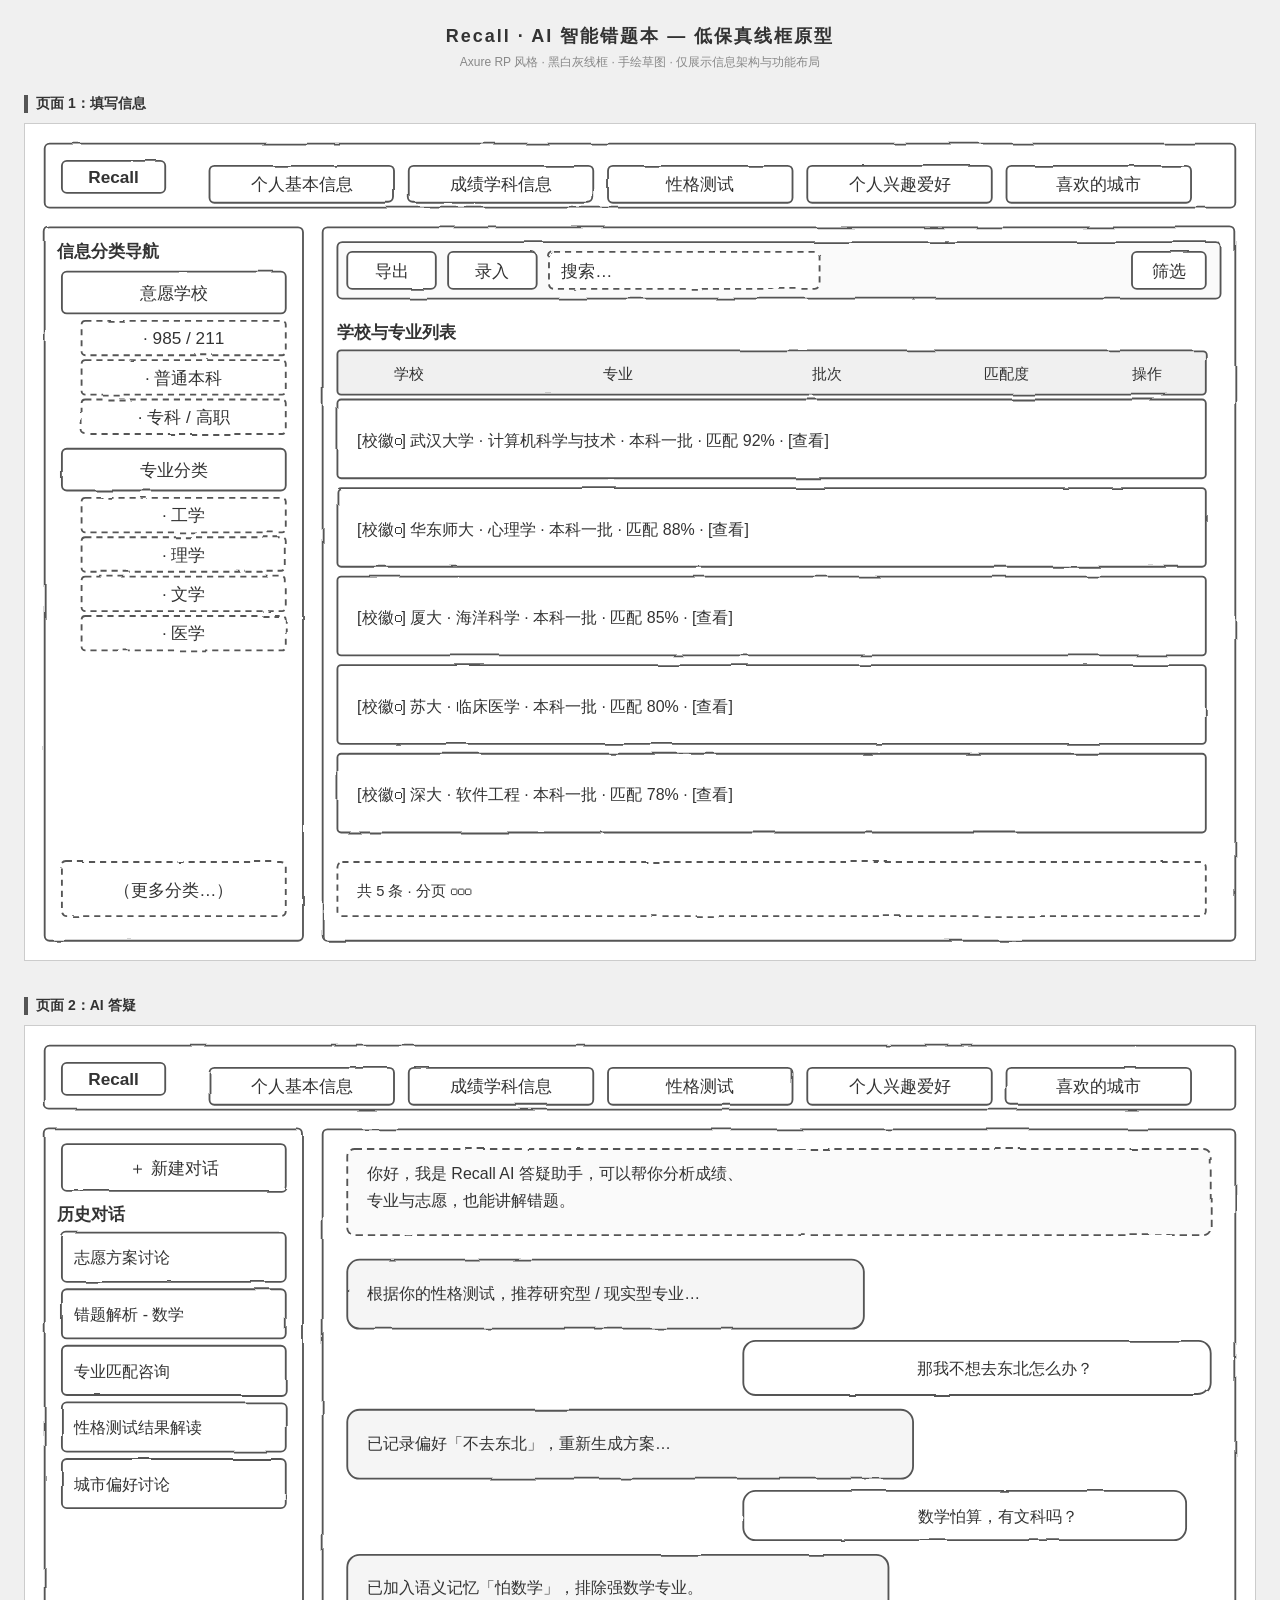
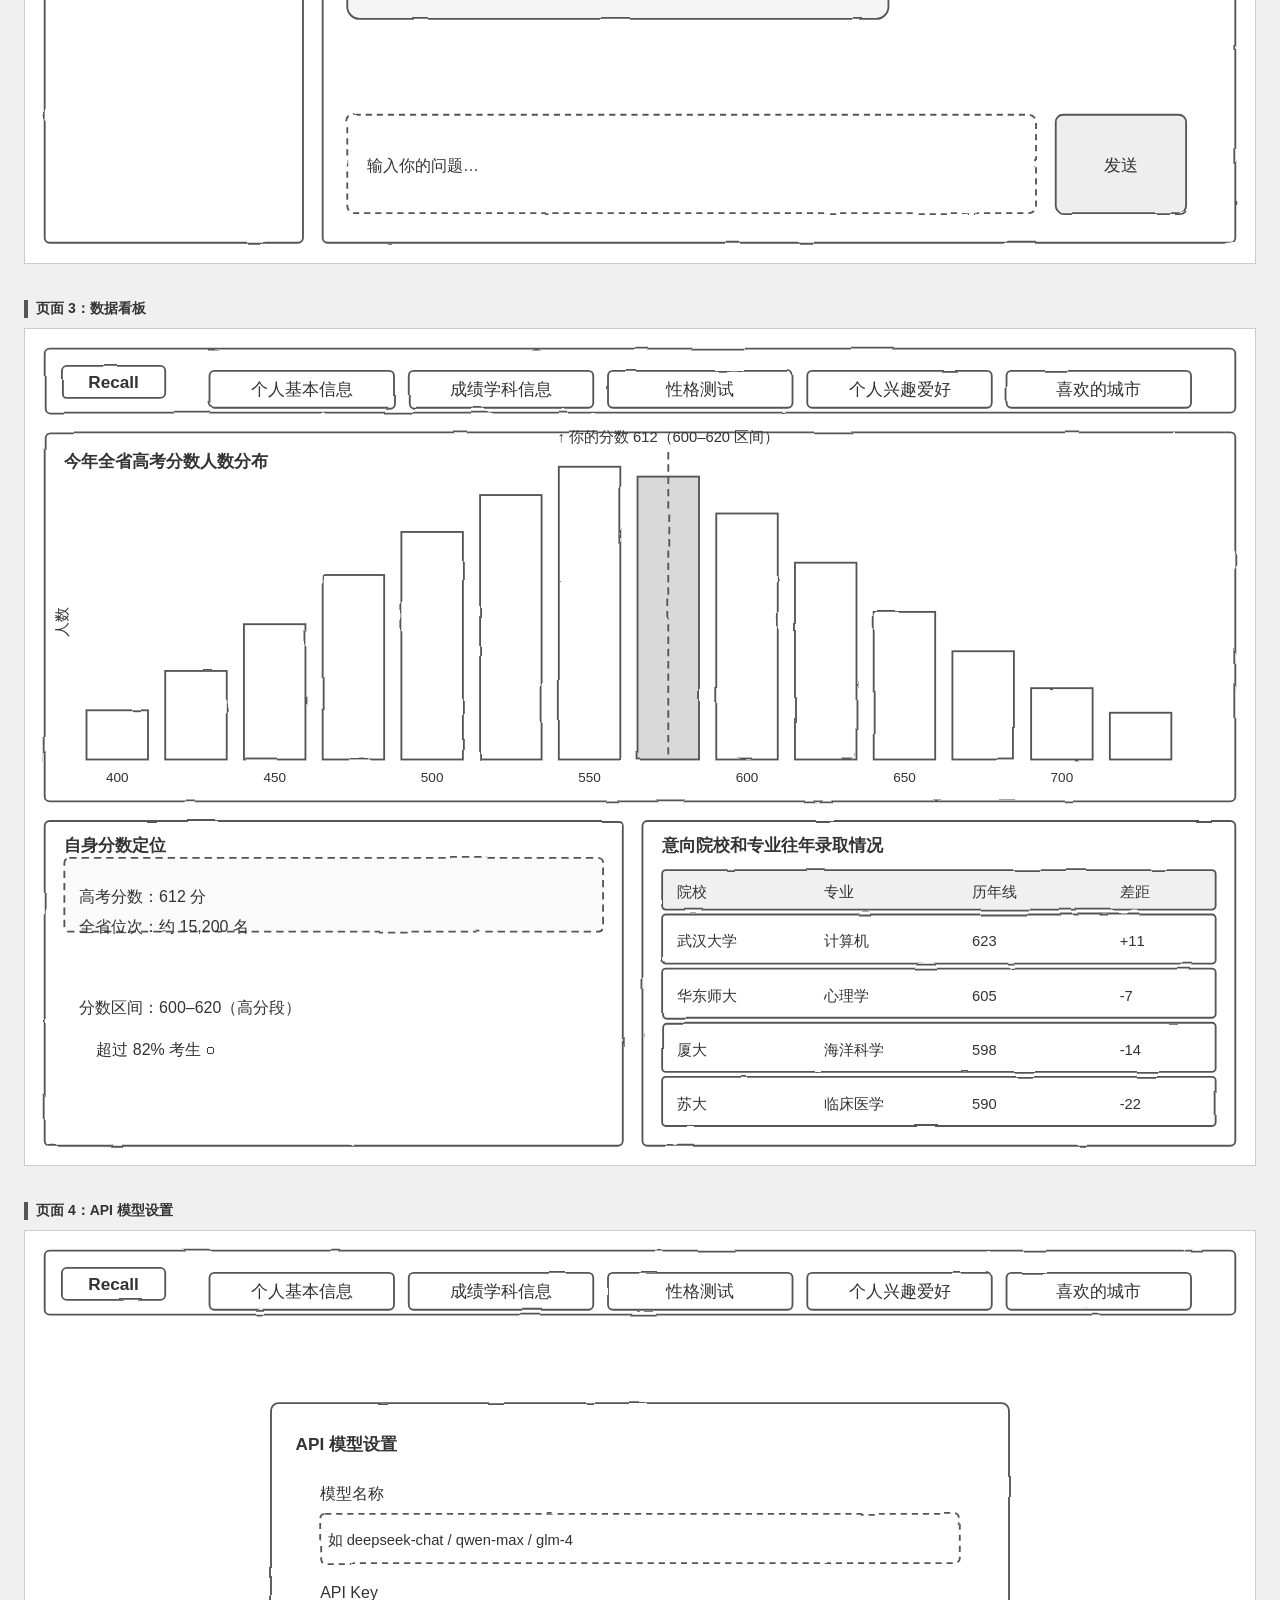
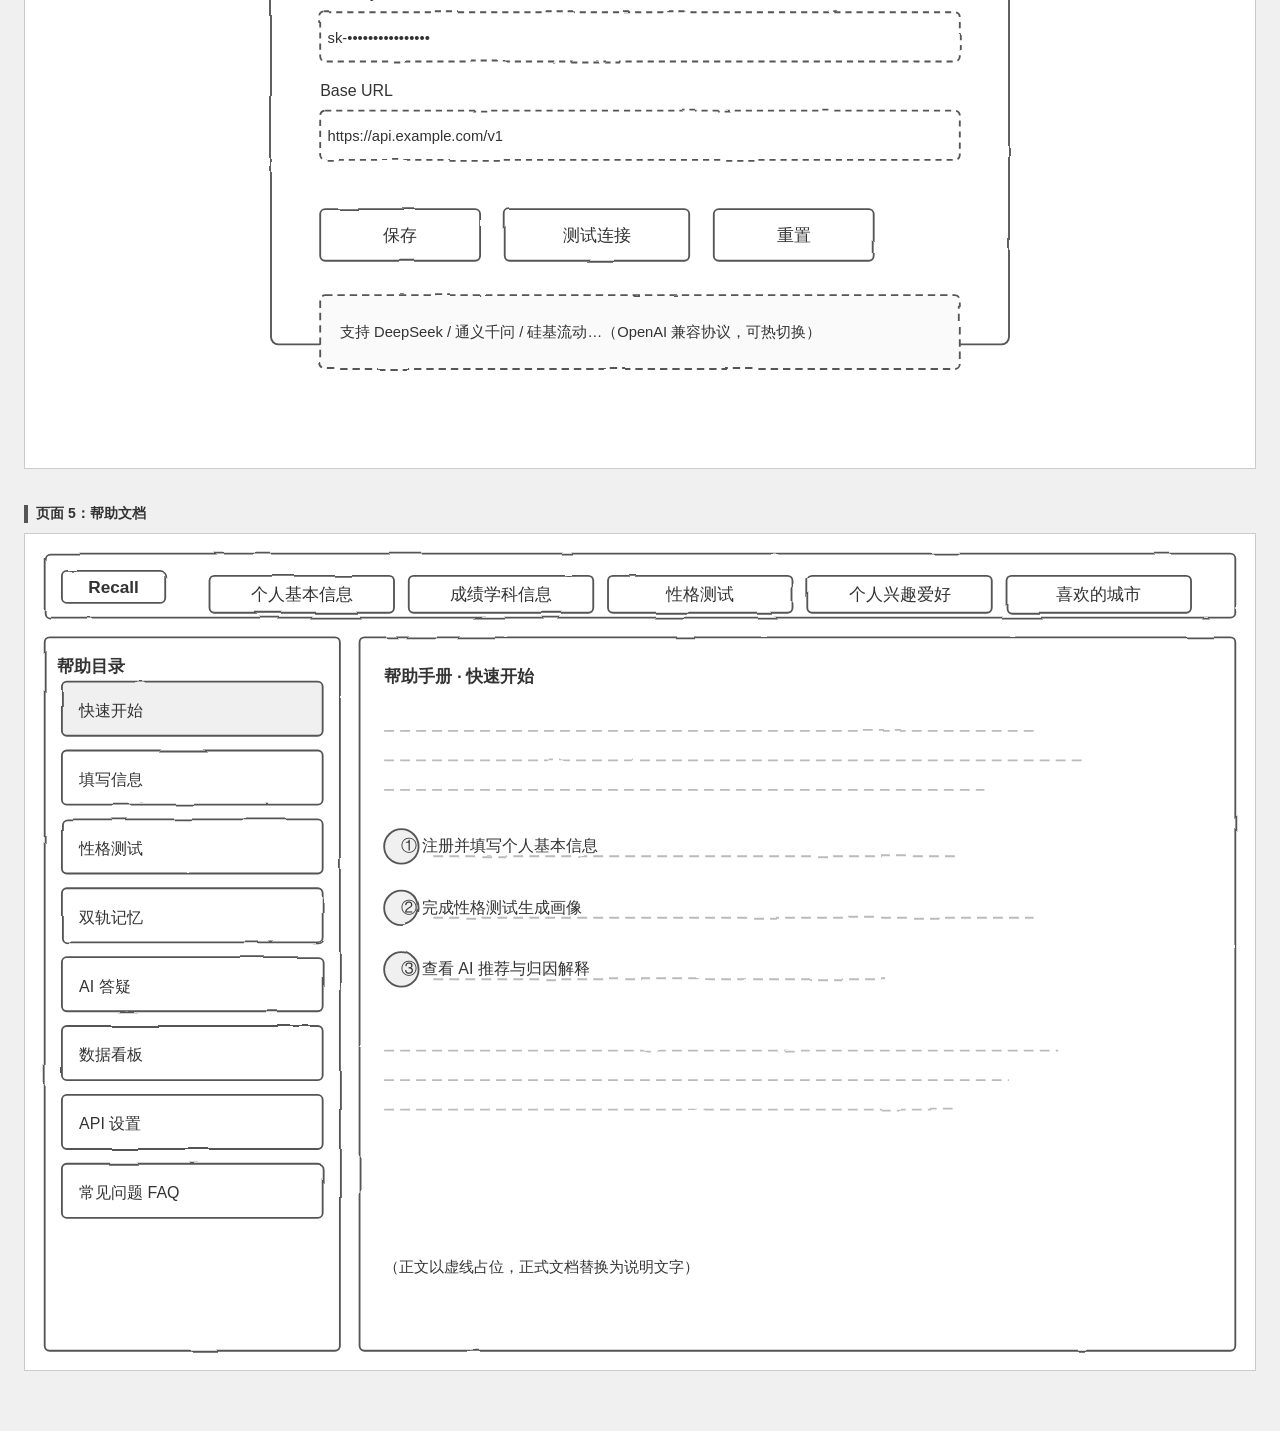
<file: Recall_低保真线框.html>
<!DOCTYPE html>
<html lang="zh-CN">
<head>
<meta charset="UTF-8" />
<meta name="viewport" content="width=device-width, initial-scale=1.0" />
<title>Recall · AI智能错题本 · 低保真线框原型</title>
<style>
  * { box-sizing: border-box; }
  body {
    margin: 0;
    background: #f0f0f0;
    font-family: "Comic Sans MS","Segoe Print","Bradley Hand","PingFang SC","Microsoft YaHei",cursive,sans-serif;
    color: #333;
    padding: 24px;
  }
  .doc-title {
    text-align: center;
    font-size: 18px;
    letter-spacing: 2px;
    margin: 0 0 6px;
  }
  .doc-sub {
    text-align: center;
    font-size: 12px;
    color: #888;
    margin: 0 0 24px;
  }
  .page-wrap { margin-bottom: 36px; }
  .page-label {
    font-size: 14px;
    font-weight: bold;
    margin: 0 0 10px;
    border-left: 4px solid #555;
    padding-left: 8px;
  }
  svg { width: 100%; height: auto; display: block; background: #fff; border: 1px solid #ccc; }
  text { fill: #333; }
</style>
</head>
<body>

  <h1 class="doc-title">Recall · AI 智能错题本 — 低保真线框原型</h1>
  <p class="doc-sub">Axure RP 风格 · 黑白灰线框 · 手绘草图 · 仅展示信息架构与功能布局</p>

  <!-- ============ 页面1：填写信息 ============ -->
  <div class="page-wrap">
    <p class="page-label">页面 1：填写信息</p>
    <svg viewBox="0 0 1000 680" xmlns="http://www.w3.org/2000/svg">
      <defs>
        <filter id="sketch1">
          <feTurbulence type="fractalNoise" baseFrequency="0.018" numOctaves="3" seed="7" result="n"/>
          <feDisplacementMap in="SourceGraphic" in2="n" scale="2"/>
        </filter>
      </defs>

      <!-- 矩形（手绘滤镜） -->
      <g filter="url(#sketch1)" stroke="#555" stroke-width="1.5" fill="none">
        <!-- 顶栏 -->
        <rect x="16" y="16" width="968" height="52" rx="4" fill="#fff"/>
        <rect x="30" y="30" width="84" height="26" rx="4" fill="#fff"/>
        <rect x="150" y="34" width="150" height="30" rx="4" fill="#fff"/>
        <rect x="312" y="34" width="150" height="30" rx="4" fill="#fff"/>
        <rect x="474" y="34" width="150" height="30" rx="4" fill="#fff"/>
        <rect x="636" y="34" width="150" height="30" rx="4" fill="#fff"/>
        <rect x="798" y="34" width="150" height="30" rx="4" fill="#fff"/>

        <!-- 左侧信息分类导航 -->
        <rect x="16" y="84" width="210" height="580" rx="4" fill="#fff"/>
        <rect x="30" y="120" width="182" height="34" rx="4" fill="#fff"/>
        <rect x="46" y="160" width="166" height="28" rx="3" stroke-dasharray="5 4" fill="#fff"/>
        <rect x="46" y="192" width="166" height="28" rx="3" stroke-dasharray="5 4" fill="#fff"/>
        <rect x="46" y="224" width="166" height="28" rx="3" stroke-dasharray="5 4" fill="#fff"/>
        <rect x="30" y="264" width="182" height="34" rx="4" fill="#fff"/>
        <rect x="46" y="304" width="166" height="28" rx="3" stroke-dasharray="5 4" fill="#fff"/>
        <rect x="46" y="336" width="166" height="28" rx="3" stroke-dasharray="5 4" fill="#fff"/>
        <rect x="46" y="368" width="166" height="28" rx="3" stroke-dasharray="5 4" fill="#fff"/>
        <rect x="46" y="400" width="166" height="28" rx="3" stroke-dasharray="5 4" fill="#fff"/>
        <rect x="30" y="600" width="182" height="44" rx="4" stroke-dasharray="5 4" fill="#fff"/>

        <!-- 右侧面板 -->
        <rect x="242" y="84" width="742" height="580" rx="4" fill="#fff"/>
        <rect x="254" y="96" width="718" height="46" rx="4" fill="#fafafa"/>
        <rect x="262" y="104" width="72" height="30" rx="4" fill="#fff"/>
        <rect x="344" y="104" width="72" height="30" rx="4" fill="#fff"/>
        <rect x="426" y="104" width="220" height="30" rx="4" stroke-dasharray="5 4" fill="#fff"/>
        <rect x="900" y="104" width="60" height="30" rx="4" fill="#fff"/>

        <!-- 列表头 -->
        <rect x="254" y="184" width="706" height="36" rx="3" fill="#f0f0f0"/>
        <!-- 数据行 -->
        <rect x="254" y="224" width="706" height="64" rx="3" fill="#fff"/>
        <rect x="254" y="296" width="706" height="64" rx="3" fill="#fff"/>
        <rect x="254" y="368" width="706" height="64" rx="3" fill="#fff"/>
        <rect x="254" y="440" width="706" height="64" rx="3" fill="#fff"/>
        <rect x="254" y="512" width="706" height="64" rx="3" fill="#fff"/>
        <rect x="254" y="600" width="706" height="44" rx="4" stroke-dasharray="5 4" fill="#fff"/>
      </g>

      <!-- 文字标注 -->
      <g font-size="14">
        <text x="72" y="48" text-anchor="middle" font-weight="bold">Recall</text>
        <text x="225" y="54" text-anchor="middle">个人基本信息</text>
        <text x="387" y="54" text-anchor="middle">成绩学科信息</text>
        <text x="549" y="54" text-anchor="middle">性格测试</text>
        <text x="711" y="54" text-anchor="middle">个人兴趣爱好</text>
        <text x="873" y="54" text-anchor="middle">喜欢的城市</text>

        <text x="26" y="108" font-weight="bold">信息分类导航</text>
        <text x="121" y="142" text-anchor="middle">意愿学校</text>
        <text x="129" y="179" text-anchor="middle">· 985 / 211</text>
        <text x="129" y="211" text-anchor="middle">· 普通本科</text>
        <text x="129" y="243" text-anchor="middle">· 专科 / 高职</text>
        <text x="121" y="286" text-anchor="middle">专业分类</text>
        <text x="129" y="323" text-anchor="middle">· 工学</text>
        <text x="129" y="355" text-anchor="middle">· 理学</text>
        <text x="129" y="387" text-anchor="middle">· 文学</text>
        <text x="129" y="419" text-anchor="middle">· 医学</text>
        <text x="121" y="628" text-anchor="middle">（更多分类…）</text>

        <text x="298" y="124" text-anchor="middle">导出</text>
        <text x="380" y="124" text-anchor="middle">录入</text>
        <text x="436" y="124">搜索…</text>
        <text x="930" y="124" text-anchor="middle">筛选</text>

        <text x="254" y="174" font-weight="bold">学校与专业列表</text>
        <text x="300" y="207" font-size="12">学校</text>
        <text x="470" y="207" font-size="12">专业</text>
        <text x="640" y="207" font-size="12">批次</text>
        <text x="780" y="207" font-size="12">匹配度</text>
        <text x="900" y="207" font-size="12">操作</text>

        <text x="270" y="262" font-size="13">[校徽▢] 武汉大学 · 计算机科学与技术 · 本科一批 · 匹配 92% · [查看]</text>
        <text x="270" y="334" font-size="13">[校徽▢] 华东师大 · 心理学 · 本科一批 · 匹配 88% · [查看]</text>
        <text x="270" y="406" font-size="13">[校徽▢] 厦大 · 海洋科学 · 本科一批 · 匹配 85% · [查看]</text>
        <text x="270" y="478" font-size="13">[校徽▢] 苏大 · 临床医学 · 本科一批 · 匹配 80% · [查看]</text>
        <text x="270" y="550" font-size="13">[校徽▢] 深大 · 软件工程 · 本科一批 · 匹配 78% · [查看]</text>
        <text x="270" y="628" font-size="12">共 5 条 · 分页 ▢▢▢</text>
      </g>
    </svg>
  </div>

  <!-- ============ 页面2：AI答疑 ============ -->
  <div class="page-wrap">
    <p class="page-label">页面 2：AI 答疑</p>
    <svg viewBox="0 0 1000 680" xmlns="http://www.w3.org/2000/svg">
      <defs>
        <filter id="sketch2">
          <feTurbulence type="fractalNoise" baseFrequency="0.018" numOctaves="3" seed="3" result="n"/>
          <feDisplacementMap in="SourceGraphic" in2="n" scale="2"/>
        </filter>
      </defs>

      <g filter="url(#sketch2)" stroke="#555" stroke-width="1.5" fill="none">
        <!-- 顶栏 -->
        <rect x="16" y="16" width="968" height="52" rx="4" fill="#fff"/>
        <rect x="30" y="30" width="84" height="26" rx="4" fill="#fff"/>
        <rect x="150" y="34" width="150" height="30" rx="4" fill="#fff"/>
        <rect x="312" y="34" width="150" height="30" rx="4" fill="#fff"/>
        <rect x="474" y="34" width="150" height="30" rx="4" fill="#fff"/>
        <rect x="636" y="34" width="150" height="30" rx="4" fill="#fff"/>
        <rect x="798" y="34" width="150" height="30" rx="4" fill="#fff"/>

        <!-- 左侧历史对话 -->
        <rect x="16" y="84" width="210" height="580" rx="4" fill="#fff"/>
        <rect x="30" y="96" width="182" height="38" rx="4" fill="#fff"/>
        <rect x="30" y="168" width="182" height="40" rx="4" fill="#fff"/>
        <rect x="30" y="214" width="182" height="40" rx="4" fill="#fff"/>
        <rect x="30" y="260" width="182" height="40" rx="4" fill="#fff"/>
        <rect x="30" y="306" width="182" height="40" rx="4" fill="#fff"/>
        <rect x="30" y="352" width="182" height="40" rx="4" fill="#fff"/>

        <!-- 右侧聊天区 -->
        <rect x="242" y="84" width="742" height="580" rx="4" fill="#fff"/>
        <rect x="262" y="100" width="702" height="70" rx="6" stroke-dasharray="6 4" fill="#fafafa"/>
        <rect x="262" y="190" width="420" height="56" rx="10" fill="#f5f5f5"/>
        <rect x="584" y="256" width="380" height="44" rx="10" fill="#fff"/>
        <rect x="262" y="312" width="460" height="56" rx="10" fill="#f5f5f5"/>
        <rect x="584" y="378" width="360" height="40" rx="10" fill="#fff"/>
        <rect x="262" y="430" width="440" height="52" rx="10" fill="#f5f5f5"/>
        <rect x="262" y="560" width="560" height="80" rx="6" stroke-dasharray="5 4" fill="#fff"/>
        <rect x="838" y="560" width="106" height="80" rx="6" fill="#eee"/>
      </g>

      <g font-size="14">
        <text x="72" y="48" text-anchor="middle" font-weight="bold">Recall</text>
        <text x="225" y="54" text-anchor="middle">个人基本信息</text>
        <text x="387" y="54" text-anchor="middle">成绩学科信息</text>
        <text x="549" y="54" text-anchor="middle">性格测试</text>
        <text x="711" y="54" text-anchor="middle">个人兴趣爱好</text>
        <text x="873" y="54" text-anchor="middle">喜欢的城市</text>

        <text x="121" y="120" text-anchor="middle">＋ 新建对话</text>
        <text x="26" y="158" font-weight="bold">历史对话</text>
        <text x="40" y="193" font-size="13">志愿方案讨论</text>
        <text x="40" y="239" font-size="13">错题解析 - 数学</text>
        <text x="40" y="285" font-size="13">专业匹配咨询</text>
        <text x="40" y="331" font-size="13">性格测试结果解读</text>
        <text x="40" y="377" font-size="13">城市偏好讨论</text>

        <text x="278" y="124" font-size="13">你好，我是 Recall AI 答疑助手，可以帮你分析成绩、</text>
        <text x="278" y="146" font-size="13">专业与志愿，也能讲解错题。</text>

        <text x="278" y="222" font-size="13">根据你的性格测试，推荐研究型 / 现实型专业…</text>
        <text x="868" y="283" text-anchor="end" font-size="13">那我不想去东北怎么办？</text>
        <text x="278" y="344" font-size="13">已记录偏好「不去东北」，重新生成方案…</text>
        <text x="856" y="403" text-anchor="end" font-size="13">数学怕算，有文科吗？</text>
        <text x="278" y="461" font-size="13">已加入语义记忆「怕数学」，排除强数学专业。</text>

        <text x="278" y="606" font-size="13" fill="#999">输入你的问题…</text>
        <text x="891" y="606" text-anchor="middle">发送</text>
      </g>
    </svg>
  </div>

  <!-- ============ 页面3：数据看板 ============ -->
  <div class="page-wrap">
    <p class="page-label">页面 3：数据看板</p>
    <svg viewBox="0 0 1000 680" xmlns="http://www.w3.org/2000/svg">
      <defs>
        <filter id="sketch3">
          <feTurbulence type="fractalNoise" baseFrequency="0.018" numOctaves="3" seed="11" result="n"/>
          <feDisplacementMap in="SourceGraphic" in2="n" scale="2"/>
        </filter>
      </defs>
      <g filter="url(#sketch3)" stroke="#555" stroke-width="1.5" fill="none">
        <rect x="16" y="16" width="968" height="52" rx="4" fill="#fff"/>
        <rect x="30" y="30" width="84" height="26" rx="4" fill="#fff"/>
        <rect x="150" y="34" width="150" height="30" rx="4" fill="#fff"/>
        <rect x="312" y="34" width="150" height="30" rx="4" fill="#fff"/>
        <rect x="474" y="34" width="150" height="30" rx="4" fill="#fff"/>
        <rect x="636" y="34" width="150" height="30" rx="4" fill="#fff"/>
        <rect x="798" y="34" width="150" height="30" rx="4" fill="#fff"/>

        <rect x="16" y="84" width="968" height="300" rx="4" fill="#fff"/>
        <rect x="50" y="310" width="50" height="40" fill="#fff"/>
        <rect x="114" y="278" width="50" height="72" fill="#fff"/>
        <rect x="178" y="240" width="50" height="110" fill="#fff"/>
        <rect x="242" y="200" width="50" height="150" fill="#fff"/>
        <rect x="306" y="165" width="50" height="185" fill="#fff"/>
        <rect x="370" y="135" width="50" height="215" fill="#fff"/>
        <rect x="434" y="112" width="50" height="238" fill="#fff"/>
        <rect x="498" y="120" width="50" height="230" fill="#d9d9d9"/>
        <rect x="562" y="150" width="50" height="200" fill="#fff"/>
        <rect x="626" y="190" width="50" height="160" fill="#fff"/>
        <rect x="690" y="230" width="50" height="120" fill="#fff"/>
        <rect x="754" y="262" width="50" height="88" fill="#fff"/>
        <rect x="818" y="292" width="50" height="58" fill="#fff"/>
        <rect x="882" y="312" width="50" height="38" fill="#fff"/>
        <line x1="523" y1="100" x2="523" y2="350" stroke="#555" stroke-dasharray="6 4"/>

        <rect x="16" y="400" width="470" height="264" rx="4" fill="#fff"/>
        <rect x="32" y="430" width="438" height="60" rx="4" stroke-dasharray="6 4" fill="#fafafa"/>
        <rect x="502" y="400" width="482" height="264" rx="4" fill="#fff"/>
        <rect x="518" y="440" width="450" height="32" rx="3" fill="#f0f0f0"/>
        <rect x="518" y="476" width="450" height="40" rx="3" fill="#fff"/>
        <rect x="518" y="520" width="450" height="40" rx="3" fill="#fff"/>
        <rect x="518" y="564" width="450" height="40" rx="3" fill="#fff"/>
        <rect x="518" y="608" width="450" height="40" rx="3" fill="#fff"/>
      </g>
      <g font-size="14">
        <text x="72" y="48" text-anchor="middle" font-weight="bold">Recall</text>
        <text x="225" y="54" text-anchor="middle">个人基本信息</text>
        <text x="387" y="54" text-anchor="middle">成绩学科信息</text>
        <text x="549" y="54" text-anchor="middle">性格测试</text>
        <text x="711" y="54" text-anchor="middle">个人兴趣爱好</text>
        <text x="873" y="54" text-anchor="middle">喜欢的城市</text>

        <text x="32" y="112" font-weight="bold">今年全省高考分数人数分布</text>
        <text x="523" y="92" text-anchor="middle" font-size="12">↑ 你的分数 612（600–620 区间）</text>
        <text x="34" y="250" font-size="12" fill="#999" transform="rotate(-90 34 250)">人数</text>
        <text x="75" y="368" font-size="11" text-anchor="middle">400</text>
        <text x="203" y="368" font-size="11" text-anchor="middle">450</text>
        <text x="331" y="368" font-size="11" text-anchor="middle">500</text>
        <text x="459" y="368" font-size="11" text-anchor="middle">550</text>
        <text x="587" y="368" font-size="11" text-anchor="middle">600</text>
        <text x="715" y="368" font-size="11" text-anchor="middle">650</text>
        <text x="843" y="368" font-size="11" text-anchor="middle">700</text>

        <text x="32" y="424" font-weight="bold">自身分数定位</text>
        <text x="44" y="466" font-size="13">高考分数：612 分</text>
        <text x="44" y="490" font-size="13">全省位次：约 15,200 名</text>
        <text x="44" y="556" font-size="13">分数区间：600–620（高分段）</text>
        <text x="58" y="590" font-size="13">超过 82% 考生 ▢</text>

        <text x="518" y="424" font-weight="bold">意向院校和专业往年录取情况</text>
        <text x="530" y="462" font-size="12">院校</text>
        <text x="650" y="462" font-size="12">专业</text>
        <text x="770" y="462" font-size="12">历年线</text>
        <text x="890" y="462" font-size="12">差距</text>
        <text x="530" y="502" font-size="12">武汉大学</text>
        <text x="650" y="502" font-size="12">计算机</text>
        <text x="770" y="502" font-size="12">623</text>
        <text x="890" y="502" font-size="12">+11</text>
        <text x="530" y="546" font-size="12">华东师大</text>
        <text x="650" y="546" font-size="12">心理学</text>
        <text x="770" y="546" font-size="12">605</text>
        <text x="890" y="546" font-size="12">-7</text>
        <text x="530" y="590" font-size="12">厦大</text>
        <text x="650" y="590" font-size="12">海洋科学</text>
        <text x="770" y="590" font-size="12">598</text>
        <text x="890" y="590" font-size="12">-14</text>
        <text x="530" y="634" font-size="12">苏大</text>
        <text x="650" y="634" font-size="12">临床医学</text>
        <text x="770" y="634" font-size="12">590</text>
        <text x="890" y="634" font-size="12">-22</text>
      </g>
    </svg>
  </div>

  <!-- ============ 页面4：API 模型设置 ============ -->
  <div class="page-wrap">
    <p class="page-label">页面 4：API 模型设置</p>
    <svg viewBox="0 0 1000 680" xmlns="http://www.w3.org/2000/svg">
      <defs>
        <filter id="sketch4">
          <feTurbulence type="fractalNoise" baseFrequency="0.018" numOctaves="3" seed="5" result="n"/>
          <feDisplacementMap in="SourceGraphic" in2="n" scale="2"/>
        </filter>
      </defs>
      <g filter="url(#sketch4)" stroke="#555" stroke-width="1.5" fill="none">
        <rect x="16" y="16" width="968" height="52" rx="4" fill="#fff"/>
        <rect x="30" y="30" width="84" height="26" rx="4" fill="#fff"/>
        <rect x="150" y="34" width="150" height="30" rx="4" fill="#fff"/>
        <rect x="312" y="34" width="150" height="30" rx="4" fill="#fff"/>
        <rect x="474" y="34" width="150" height="30" rx="4" fill="#fff"/>
        <rect x="636" y="34" width="150" height="30" rx="4" fill="#fff"/>
        <rect x="798" y="34" width="150" height="30" rx="4" fill="#fff"/>

        <rect x="200" y="140" width="600" height="440" rx="6" fill="#fff"/>
        <rect x="240" y="230" width="520" height="40" rx="4" stroke-dasharray="5 4" fill="#fff"/>
        <rect x="240" y="310" width="520" height="40" rx="4" stroke-dasharray="5 4" fill="#fff"/>
        <rect x="240" y="390" width="520" height="40" rx="4" stroke-dasharray="5 4" fill="#fff"/>
        <rect x="240" y="470" width="130" height="42" rx="4" fill="#fff"/>
        <rect x="390" y="470" width="150" height="42" rx="4" fill="#fff"/>
        <rect x="560" y="470" width="130" height="42" rx="4" fill="#fff"/>
        <rect x="240" y="540" width="520" height="60" rx="4" stroke-dasharray="6 4" fill="#fafafa"/>
      </g>
      <g font-size="14">
        <text x="72" y="48" text-anchor="middle" font-weight="bold">Recall</text>
        <text x="225" y="54" text-anchor="middle">个人基本信息</text>
        <text x="387" y="54" text-anchor="middle">成绩学科信息</text>
        <text x="549" y="54" text-anchor="middle">性格测试</text>
        <text x="711" y="54" text-anchor="middle">个人兴趣爱好</text>
        <text x="873" y="54" text-anchor="middle">喜欢的城市</text>

        <text x="220" y="178" font-weight="bold">API 模型设置</text>
        <text x="240" y="218" font-size="13">模型名称</text>
        <text x="246" y="255" font-size="12" fill="#999">如 deepseek-chat / qwen-max / glm-4</text>
        <text x="240" y="298" font-size="13">API Key</text>
        <text x="246" y="335" font-size="12" fill="#999">sk-••••••••••••••••</text>
        <text x="240" y="378" font-size="13">Base URL</text>
        <text x="246" y="415" font-size="12" fill="#999">https://api.example.com/v1</text>
        <text x="305" y="496" text-anchor="middle">保存</text>
        <text x="465" y="496" text-anchor="middle">测试连接</text>
        <text x="625" y="496" text-anchor="middle">重置</text>
        <text x="256" y="574" font-size="12">支持 DeepSeek / 通义千问 / 硅基流动…（OpenAI 兼容协议，可热切换）</text>
      </g>
    </svg>
  </div>

  <!-- ============ 页面5：帮助文档 ============ -->
  <div class="page-wrap">
    <p class="page-label">页面 5：帮助文档</p>
    <svg viewBox="0 0 1000 680" xmlns="http://www.w3.org/2000/svg">
      <defs>
        <filter id="sketch5">
          <feTurbulence type="fractalNoise" baseFrequency="0.018" numOctaves="3" seed="9" result="n"/>
          <feDisplacementMap in="SourceGraphic" in2="n" scale="2"/>
        </filter>
      </defs>
      <g filter="url(#sketch5)" stroke="#555" stroke-width="1.5" fill="none">
        <rect x="16" y="16" width="968" height="52" rx="4" fill="#fff"/>
        <rect x="30" y="30" width="84" height="26" rx="4" fill="#fff"/>
        <rect x="150" y="34" width="150" height="30" rx="4" fill="#fff"/>
        <rect x="312" y="34" width="150" height="30" rx="4" fill="#fff"/>
        <rect x="474" y="34" width="150" height="30" rx="4" fill="#fff"/>
        <rect x="636" y="34" width="150" height="30" rx="4" fill="#fff"/>
        <rect x="798" y="34" width="150" height="30" rx="4" fill="#fff"/>

        <rect x="16" y="84" width="240" height="580" rx="4" fill="#fff"/>
        <rect x="30" y="120" width="212" height="44" rx="4" fill="#f0f0f0"/>
        <rect x="30" y="176" width="212" height="44" rx="4" fill="#fff"/>
        <rect x="30" y="232" width="212" height="44" rx="4" fill="#fff"/>
        <rect x="30" y="288" width="212" height="44" rx="4" fill="#fff"/>
        <rect x="30" y="344" width="212" height="44" rx="4" fill="#fff"/>
        <rect x="30" y="400" width="212" height="44" rx="4" fill="#fff"/>
        <rect x="30" y="456" width="212" height="44" rx="4" fill="#fff"/>
        <rect x="30" y="512" width="212" height="44" rx="4" fill="#fff"/>

        <rect x="272" y="84" width="712" height="580" rx="4" fill="#fff"/>
        <line x1="292" y1="160" x2="820" y2="160" stroke="#bbb" stroke-dasharray="8 5"/>
        <line x1="292" y1="184" x2="860" y2="184" stroke="#bbb" stroke-dasharray="8 5"/>
        <line x1="292" y1="208" x2="780" y2="208" stroke="#bbb" stroke-dasharray="8 5"/>
        <rect x="292" y="240" width="28" height="28" rx="14" fill="#f0f0f0"/>
        <line x1="332" y1="262" x2="760" y2="262" stroke="#bbb" stroke-dasharray="8 5"/>
        <rect x="292" y="290" width="28" height="28" rx="14" fill="#f0f0f0"/>
        <line x1="332" y1="312" x2="820" y2="312" stroke="#bbb" stroke-dasharray="8 5"/>
        <rect x="292" y="340" width="28" height="28" rx="14" fill="#f0f0f0"/>
        <line x1="332" y1="362" x2="700" y2="362" stroke="#bbb" stroke-dasharray="8 5"/>
        <line x1="292" y1="420" x2="840" y2="420" stroke="#bbb" stroke-dasharray="8 5"/>
        <line x1="292" y1="444" x2="800" y2="444" stroke="#bbb" stroke-dasharray="8 5"/>
        <line x1="292" y1="468" x2="760" y2="468" stroke="#bbb" stroke-dasharray="8 5"/>
      </g>
      <g font-size="14">
        <text x="72" y="48" text-anchor="middle" font-weight="bold">Recall</text>
        <text x="225" y="54" text-anchor="middle">个人基本信息</text>
        <text x="387" y="54" text-anchor="middle">成绩学科信息</text>
        <text x="549" y="54" text-anchor="middle">性格测试</text>
        <text x="711" y="54" text-anchor="middle">个人兴趣爱好</text>
        <text x="873" y="54" text-anchor="middle">喜欢的城市</text>

        <text x="26" y="112" font-weight="bold">帮助目录</text>
        <text x="44" y="148" font-size="13">快速开始</text>
        <text x="44" y="204" font-size="13">填写信息</text>
        <text x="44" y="260" font-size="13">性格测试</text>
        <text x="44" y="316" font-size="13">双轨记忆</text>
        <text x="44" y="372" font-size="13">AI 答疑</text>
        <text x="44" y="428" font-size="13">数据看板</text>
        <text x="44" y="484" font-size="13">API 设置</text>
        <text x="44" y="540" font-size="13">常见问题 FAQ</text>

        <text x="292" y="120" font-weight="bold">帮助手册 · 快速开始</text>
        <text x="306" y="258" font-size="13">① 注册并填写个人基本信息</text>
        <text x="306" y="308" font-size="13">② 完成性格测试生成画像</text>
        <text x="306" y="358" font-size="13">③ 查看 AI 推荐与归因解释</text>
        <text x="292" y="600" font-size="12" fill="#999">（正文以虚线占位，正式文档替换为说明文字）</text>
      </g>
    </svg>
  </div>

</body>
</html>
</file>
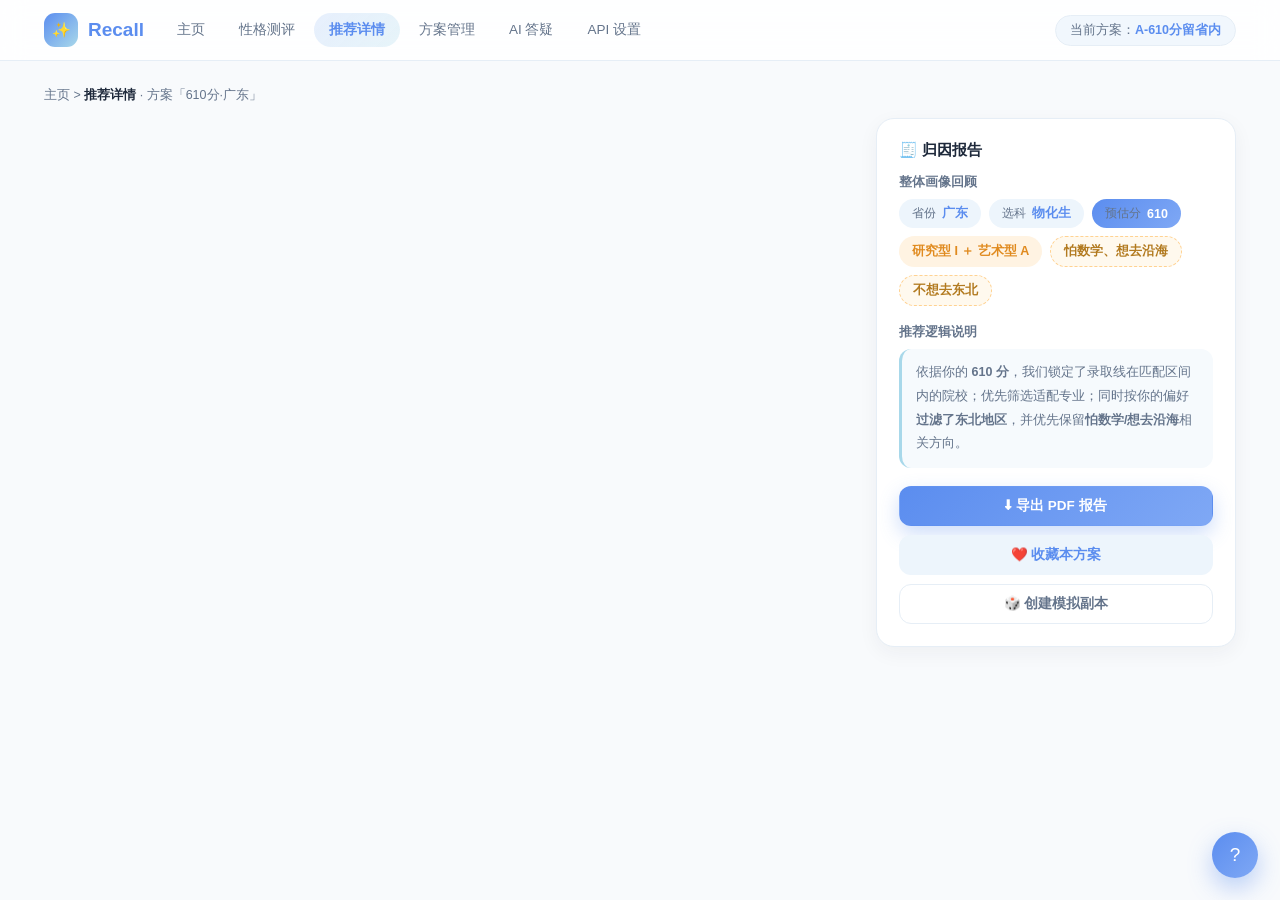
<file: Recall_推荐详情.html>
<!DOCTYPE html>
<html lang="zh-CN">
<head>
<meta charset="UTF-8" />
<meta name="viewport" content="width=device-width, initial-scale=1.0" />
<title>Recall · 推荐详情与归因报告</title>
<link rel="stylesheet" href="recall-ui.css" />
<style>
  .layout{display:grid;grid-template-columns:1fr 360px;gap:22px;align-items:start}
  .group-title{display:flex;align-items:center;gap:10px;margin:22px 0 14px;font-size:15px;font-weight:700}
  .group-title:first-child{margin-top:0}
  .rec-card{padding:18px 20px;margin-bottom:14px}
  .rc-top{display:flex;align-items:center;gap:10px;margin-bottom:4px}
  .rc-top h3{font-size:16px}
  .rc-major{font-size:12.5px;color:var(--sub);margin-bottom:10px}
  .rc-meta{display:flex;gap:20px;margin-bottom:11px;font-size:12.5px;color:var(--sub);flex-wrap:wrap}
  .rc-meta b{color:var(--main);font-size:16px}
  .expand-btn{margin-top:10px;font-size:12.5px;color:var(--main);font-weight:600;cursor:pointer;user-select:none}
  .detail{display:none;margin-top:12px;border-top:1px dashed var(--line);padding-top:12px}
  .detail.show{display:block}
  .score-row{display:flex;align-items:center;gap:10px;font-size:12.5px;color:var(--sub);margin-bottom:8px}
  .score-row span{width:82px}
  .score-row .progress{flex:1}
  .score-row b{color:var(--main);width:36px;text-align:right}
  .quote{background:#FFF9EE;border:1px dashed rgba(255,179,71,.5);border-radius:10px;padding:9px 12px;font-size:12.5px;color:#8a6a2f;line-height:1.7;margin-top:6px}
  /* 归因报告 */
  .report{position:sticky;top:84px;padding:22px}
  .report h3{font-size:15px;margin-bottom:14px;display:flex;align-items:center;gap:8px}
  .report .sec{margin-bottom:18px}
  .report .sec h5{font-size:12.5px;color:var(--sub);margin-bottom:8px}
  .report p.logic{font-size:12.5px;line-height:1.9;color:var(--sub);background:#F6FAFD;border-radius:12px;padding:12px 14px;border-left:3px solid var(--sec)}
  .chips{display:flex;flex-wrap:wrap;gap:8px}
  .report .actions{display:flex;flex-direction:column;gap:9px;margin-top:6px}
  .report .actions .btn{justify-content:center}
  @media (max-width:900px){.layout{grid-template-columns:1fr}.report{position:static}}
</style>
</head>
<body>

<header class="topbar">
  <div class="topbar-in">
    <a class="logo" href="Recall_主页.html"><span class="logo-badge">✨</span>Recall</a>
    <nav class="nav">
      <a href="Recall_主页.html">主页</a>
      <a href="Recall_测评.html">性格测评</a>
      <a href="Recall_推荐详情.html" class="on">推荐详情</a>
      <a href="Recall_方案管理.html">方案管理</a>
      <a href="Recall_AI答疑.html">AI 答疑</a>
      <a href="Recall_API设置.html">API 设置</a>
    </nav>
    <span class="plan-ind">当前方案：<b>A-610分留省内</b></span>
  </div>
</header>

<div class="page">
  <p class="crumbs"><a href="Recall_主页.html">主页</a> &gt; <b>推荐详情</b> · 方案「我的方案A-610分留省内」</p>

  <div class="layout">
    <!-- ===== 左：分组推荐列表 ===== -->
    <div id="groups"></div>

    <!-- ===== 右：归因报告 ===== -->
    <aside class="card report">
      <h3>🧾 归因报告</h3>
      <div class="sec">
        <h5>整体画像回顾</h5>
        <div class="chips">
          <span class="chip"><span class="k">省份</span>广东</span>
          <span class="chip"><span class="k">选科</span>物理类</span>
          <span class="chip score"><span class="k">预估分</span>610</span>
          <span class="chip persona">研究型 I ＋ 艺术型 A</span>
          <span class="chip pref">怕数学</span>
          <span class="chip pref">想去沿海</span>
          <span class="chip pref">不想去东北</span>
        </div>
      </div>
      <div class="sec">
        <h5>推荐逻辑说明</h5>
        <p class="logic">依据你的 <b>610 分</b>，我们锁定了录取线在 585–625 之间的院校；结合你的<b>研究型性格</b>，优先筛选基础理学与部分工科专业；同时按你的偏好<b>过滤了东北地区</b>，并优先保留<b>沿海城市</b>院校。</p>
      </div>
      <div class="actions">
        <button class="btn btn-p" id="btnPdf">⬇ 导出 PDF 报告</button>
        <button class="btn btn-s" id="btnFav">❤️ 收藏本方案</button>
        <a class="btn btn-o" href="Recall_方案管理.html">🎲 创建模拟副本</a>
      </div>
    </aside>
  </div>
</div>

<button class="help-float" title="使用帮助" onclick="showHelpTip(this)">?</button>

<div id="helpTip" style="display:none;position:fixed;right:78px;bottom:28px;width:280px;background:#fff;border:1px solid var(--line);border-radius:16px;padding:18px 20px;box-shadow:0 16px 40px rgba(30,41,59,.15);z-index:65;font-size:12.5px;line-height:1.8;color:var(--sub)">
  <div style="display:flex;justify-content:space-between;align-items:center;margin-bottom:10px">
    <b style="font-size:13.5px;color:var(--ink)">📖 推荐详情帮助</b>
    <button onclick="document.getElementById('helpTip').style.display='none'" style="font-size:16px;color:var(--sub);background:none;border:none;cursor:pointer;padding:2px 6px">✕</button>
  </div>
  <p style="margin-bottom:6px">• 推荐 按 <b>冲 / 稳 / 保</b> 三档分组</p>
  <p style="margin-bottom:6px">• 点击「展开详细归因」查看三维匹配度</p>
  <p style="margin-bottom:6px">· 右侧归因报告说明推荐逻辑</p>
  <p>· 数据随主页画像实时同步更新</p>
</div>

<script>
/* ================================================================
   读取用户画像（与主页共享 localStorage）
   ================================================================ */
function loadProfile(){
  try{ return JSON.parse(localStorage.getItem('recall_profile')); }catch(e){ return null; }
}
function loadPersona(){
  try{ return JSON.parse(localStorage.getItem('recall_persona')); }catch(e){ return null; }
}
const profile = loadProfile() || { province:'广东', subject:'物化生', score:610, prefs:['怕数学','想去沿海'], exclude:'东北', persona:'研究型 I ＋ 艺术型 A' };
const persona = loadPersona();

/* ================================================================
   院校数据库（与主页同步的精简版，用于推荐详情分组展示）
   ================================================================ */
const SCHOOL_DB = [
  {school:"华南理工大学", level:"985/双一流", region:"广州", cat:"理工", scoreRange:[618,650],
   majors:["计算机科学与技术","软件工程","电子信息工程","自动化","建筑学"]},
  {school:"中山大学", level:"985/双一流", region:"广州", cat:"综合", scoreRange:[615,650],
   majors:["数学与应用数学","人工智能","生物医学工程","心理学","建筑学（五年）"]},
  {school:"深圳大学", level:"一本/双一流候选", region:"深圳", cat:"综合", scoreRange:[575,610],
   majors:["计算机科学与技术","软件工程","电子信息工程","工业设计","建筑学"]},
  {school:"华南师范大学", level:"211/双一流", region:"广州", cat:"师范", scoreRange:[565,595],
   majors:["物理学（师范）","计算机科学与技术","心理学（师范）","新闻传播学"]},
  {school:"广东工业大学", level:"一本/高水平大学", region:"广州", cat:"理工", scoreRange:[540,575],
   majors:["自动化","机械工程","电子信息工程","计算机科学与技术","数字媒体技术"]},
  {school:"汕头大学", level:"一本", region:"汕头", cat:"综合", scoreRange:[520,555],
   majors:["电子信息工程","计算机科学与技术","新闻传播学","艺术设计"]},
  {school:"广州大学", level:"一本/二本兼招", region:"广州", cat:"综合", scoreRange:[530,565],
   majors:["计算机科学与技术","电子信息工程","建筑学","新闻与传播学"]},
  {school:"广东财经大学", level:"二本A/一本招生", region:"广州", cat:"财经", scoreRange:[500,535],
   majors:["信息管理与信息系统","金融学","统计学","新闻学"]},
  {school:"广东海洋大学", level:"二本", region:"湛江", cat:"理工", scoreRange:[480,515],
   majors:["海洋技术","食品科学与工程","电子信息工程","视觉传达设计"]},
  {school:"五邑大学", level:"二本", region:"江门", cat:"综合", scoreRange:[470,500],
   majors:["机械工程","电子信息工程","自动化","艺术设计学"]}
];

/* 动态计算推荐 + 分档 */
function getGroupedRecs(){
  const s = profile.score || 610;
  const recs = SCHOOL_DB.filter(school => s >= school.scoreRange[0] - 15 && s <= school.scoreRange[1] + 30).map(school => {
    const mid = (school.scoreRange[0] + school.scoreRange[1]) / 2;
    let tier;
    if(s >= school.scoreRange[1] - 5) tier = '保';
    else if(s <= school.scoreRange[0] + 10) tier = '冲';
    else tier = '稳';
    let fit = Math.max(60, Math.min(98, Math.round(100 - Math.abs(s - mid) / 2)));
    // 取每个学校前2个专业展示
    const topMajors = school.majors.slice(0,2);
    return {...school, tier, fit, topMajors, showScore: school.scoreRange[0]};
  }).sort((a,b) => b.fit - a.fit);

  // 分组
  return { chong: recs.filter(r=>r.tier==='冲'), wen: recs.filter(r=>r.tier==='稳'), bao: recs.filter(r=>r.tier==='保') };
}

/* 渲染归因报告右侧面板 */
function renderReportPanel(){
  const prefs = (profile.prefs||[]).join('、');
  const exclude = profile.exclude || '无';
  document.querySelector('.report .chips').innerHTML =
    `<span class="chip"><span class="k">省份</span>${profile.province||'广东'}</span>` +
    `<span class="chip"><span class="k">选科</span>${profile.subject||'物化生'}</span>` +
    `<span class="chip score"><span class="k">预估分</span>${profile.score||610}</span>` +
    `<span class="chip persona">${profile.persona||'研究型 I ＋ 艺术型 A'}</span>` +
    (prefs ? `<span class="chip pref">${prefs}</span>` : '') +
    (exclude && exclude!=='无' ? `<span class="chip pref">不想去${exclude}</span>` : '');

  document.querySelector('.report .logic').innerHTML =
    `依据你的 <b>${profile.score||610} 分</b>，我们锁定了录取线在匹配区间内的院校；` +
    (persona ? `结合你的<b> ${profile.persona} </b>性格画像，` : '') +
    `优先筛选适配专业；同时按你的偏好${exclude&&exclude!=='无' ? '<b>过滤了'+exclude+'地区</b>' : '保留全部地域'}，` +
    `${prefs ? '并优先保留<b>'+prefs.split('、').slice(0,2).join('/')+'</b>相关方向。' : '未设置特殊偏好。'}`;
}

/* 渲染主列表 */
function renderGroups(){
  const g = getGroupedRecs();
  const TIER_MAP = {冲:{cls:'tag-chong', desc:'冲刺档：跳一跳够得着'}, 稳:{cls:'tag-wen', desc:'稳妥档：大概率录取'}, 保:{cls:'tag-bao', desc:'保底档：兜底防滑档'}};
  const hasAny = g.chong.length || g.wen.length || g.bao.length;

  if(!hasAny){
    document.getElementById('groups').innerHTML = `<div class="card empty" style="margin-top:20px">
      <div class="emoji">🌱</div>在当前 <b>${profile.score||610}</b> 分条件下没有符合条件的推荐<br>
      <small>请前往「主页」调整分数或创建新方案</small></div>`;
    return;
  }

  const html = ['chong','wen','bao'].filter(key => g[key].length).map(tier => {
    const t = TIER_MAP[tier];
    return `<div class="group-title"><span class="tag ${t.cls}">${tier}</span>${t.desc}</div>` +
      g[tier].map(d => {
        const quoteText = d.tier==='冲' ? `该院校往年录取线约 ${d.showScore}+ 分，你的分数有竞争力但需冲刺。` :
          d.tier==='稳' ? `分数匹配度高，历年录取稳定在 ${d.scoreRange[0]}–${d.scoreRange[1]} 区间。` :
          `作为保底选择，退档风险低，录取概率超过 90%。`;
        const whyText = d.tier==='冲' ? `因为你的<mark>分数</mark>接近该校录取上限，且<mark>${profile.persona||'性格'}</mark>与该校优势专业方向契合。` :
          d.tier==='稳' ? `因为分数落在该校核心区间，专业选择余地大，<mark>性价比最优</mark>。` :
          `因为该校录取线低于你较多分，可作为<mark>稳妥兜底</mark>选择。`;
        return `<article class="card rec-card fade-in">
          <div class="rc-top"><h3>${d.school}</h3><span class="tag ${t.cls}">${tier}</span></div>
          <p class="rc-major">${d.topMajors.join(' / ')} · ${d.level}</p>
          <div class="rc-meta"><span>往年参考 <b>${d.scoreRange[0]}–${d.scoreRange[1]}</b></span><span>适配度 <b>${d.fit}%</b></span></div>
          <div class="why">💡 ${whyText}</div>
          <span class="expand-btn" onclick="this.nextElementSibling.classList.toggle('show');this.textContent=this.nextElementSibling.classList.contains('show')?'▲ 收起详细归因':'▼ 展开详细归因'">▼ 展开详细归因</span>
          <div class="detail">
            <div class="score-row"><span>分数匹配度</span><div class="progress"><i style="width:${d.fit}%"></i></div><b>${d.fit}%</b></div>
            <div class="score-row"><span>性格契合度</span><div class="progress"><i style="width:${Math.min(95,d.fit+5)}%"></i></div><b>${Math.min(95,d.fit+5)}%</b></div>
            <div class="score-row"><span>偏好符合度</span><div class="progress"><i style="width:${Math.max(60,d.fit-8)}%"></i></div><b>${Math.max(60,d.fit-8)}%</b></div>
            <div class="quote">💬 ${quoteText}</div>
          </div>
        </article>`;
      }).join('');
  }).join('');

  document.getElementById('groups').innerHTML = html;
}

// 面包屑也动态化
(function(){
  const crumb = document.querySelector('.crumbs');
  if(crumb) crumb.innerHTML = `<a href="Recall_主页.html">主页</a> &gt; <b>推荐详情</b> · 方案「${profile.score||610}分·${profile.province||'广东'}」`;
})();

renderReportPanel();
renderGroups();

document.getElementById('btnPdf').addEventListener('click', function(){
  this.innerHTML='<span class="spin dark"></span> 生成中…'; this.disabled=true;
  setTimeout(()=>{ this.innerHTML='⬇ 导出 PDF 报告'; this.disabled=false; showToast('演示：归因报告 PDF 已生成'); }, 900);
});
document.getElementById('btnFav').addEventListener('click', function(){
  this.innerHTML='❤️ 已收藏'; this.classList.remove('btn-s'); this.classList.add('btn-o');
});

/* 轻提示 */
let _tt;
function showToast(msg){
  let t = document.getElementById('toast') || (()=>{
    const el=document.createElement('div'); el.id='toast';
    el.style.cssText='position:fixed;top:80px;left:50%;transform:translateX(-50%)translateY(-100px);background:linear-gradient(135deg,var(--main),#7FA8F5);color:#fff;padding:12px 24px;border-radius:99px;font-size:13px;font-weight:600;box-shadow:0 10px 30px rgba(91,141,239,.4);z-index:200;transition:.3s;pointer-events:none';
    document.body.appendChild(el); return el;
  })();
  t.textContent=msg; t.style.transform='translateX(-50%)translateY(0)';
  clearTimeout(_tt); _tt=setTimeout(()=>t.style.transform='translateX(-50%)translateY(-100px)',2200);
}

/* 帮助浮层 */
function showHelpTip(el){
  const tip=document.getElementById('helpTip');
  if(!tip) return;
  tip.style.display=tip.style.display!=='none'?'none':'block';
  if(tip.style.display==='block'){ setTimeout(()=>{ document.addEventListener('click',function h(e){ if(e.target.closest('#helpTip')||e.target.classList.contains('help-float')) return; tip.style.display='none'; document.removeEventListener('click',h); }); },10); }
}
</script>
</body>
</html>
</file>
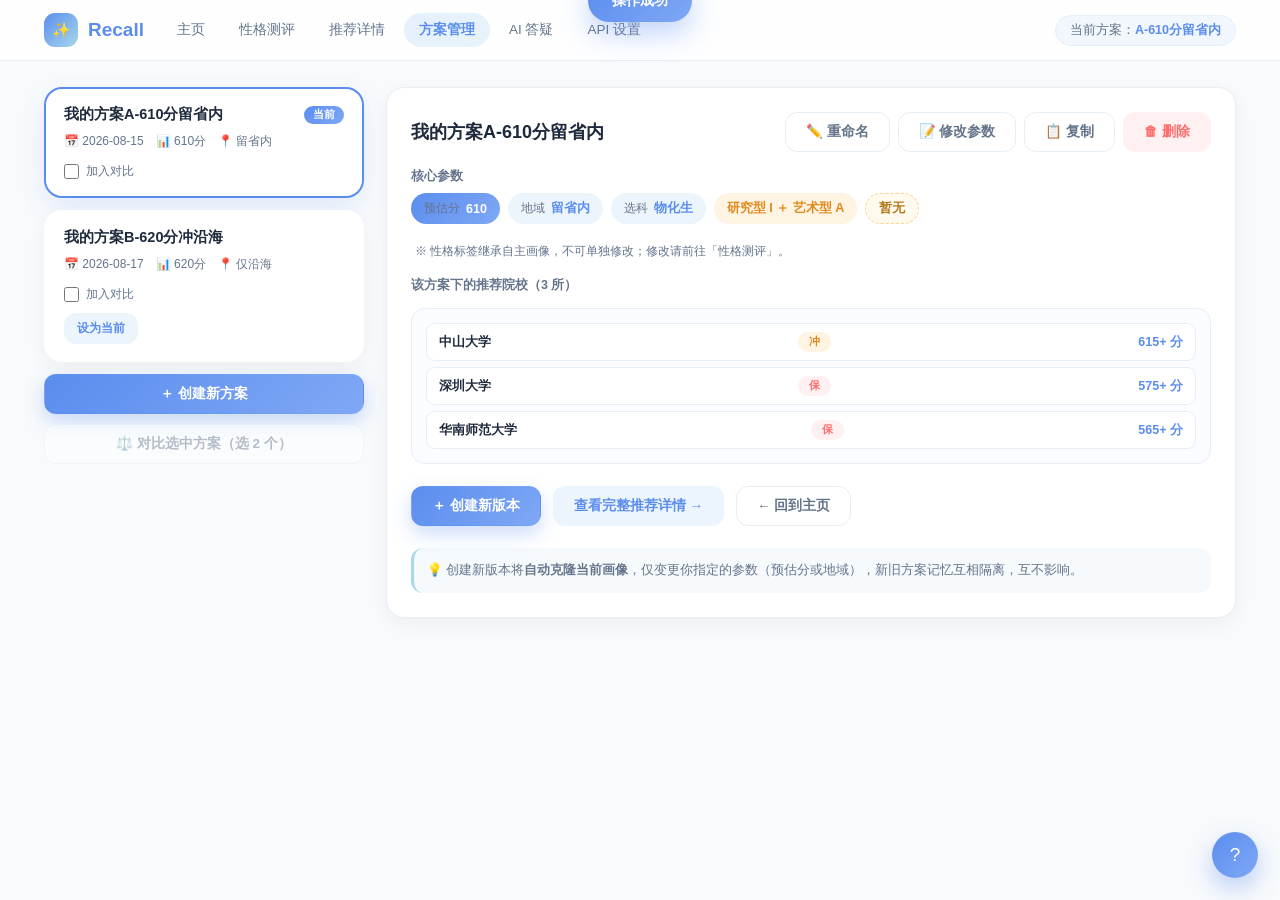
<file: Recall_方案管理.html>
<!DOCTYPE html>
<html lang="zh-CN">
<head>
<meta charset="UTF-8" />
<meta name="viewport" content="width=device-width, initial-scale=1.0" />
<title>Recall · 模拟推演与方案管理</title>
<link rel="stylesheet" href="recall-ui.css" />
<style>
  .layout{display:grid;grid-template-columns:320px 1fr;gap:22px;align-items:start}
  .plan-card{padding:16px 18px;margin-bottom:12px;cursor:pointer;transition:.18s;border:2px solid transparent}
  .plan-card:hover{border-color:var(--sec)}
  .plan-card.sel{border-color:var(--main);box-shadow:0 10px 26px rgba(91,141,239,.14)}
  .plan-card .pc-top{display:flex;justify-content:space-between;align-items:center;margin-bottom:6px}
  .plan-card h4{font-size:14.5px}
  .plan-card .pc-meta{font-size:12px;color:var(--sub);line-height:1.9}
  .cur-badge{font-size:10.5px;background:linear-gradient(135deg,var(--main),#7FA8F5);color:#fff;padding:2px 9px;border-radius:99px;font-weight:700}
  .pc-check{display:flex;align-items:center;gap:7px;margin-top:10px;font-size:12px;color:var(--sub)}
  .pc-check input{accent-color:var(--main);width:15px;height:15px}
  /* 详情 */
  .detail-card{padding:24px}
  .d-top{display:flex;justify-content:space-between;align-items:center;margin-bottom:16px;flex-wrap:wrap;gap:10px}
  .d-top h2{font-size:18px}
  .d-actions{display:flex;gap:8px;flex-wrap:wrap}
  .chips{display:flex;flex-wrap:wrap;gap:8px;margin-bottom:20px}
  .inherit-note{font-size:11.5px;color:var(--sub);margin-left:4px}
  .d-row{display:flex;gap:12px;flex-wrap:wrap;margin-bottom:22px}
  /* 对比视图 */
  .compare-view{display:none}
  .cmp-grid{display:grid;grid-template-columns:1fr 1fr;gap:16px;margin-top:14px}
  .cmp-col h4{font-size:14px;margin-bottom:10px;display:flex;align-items:center;gap:8px}
  .cmp-item{display:flex;justify-content:space-between;align-items:center;padding:11px 14px;border:1px solid var(--line);border-radius:12px;margin-bottom:8px;font-size:13px;background:#fff}
  .cmp-item.diff{background:#FFF9EE;border-color:#FFDCAE}
  .cmp-item .tag{font-size:10.5px}
  .cmp-legend{font-size:12px;color:var(--sub);margin-top:10px}
  .cmp-legend i{display:inline-block;width:12px;height:12px;border-radius:4px;background:#FFF9EE;border:1px solid #FFDCAE;vertical-align:-2px;margin:0 5px 0 12px}
  /* 弹窗 */
  .form-row{margin-bottom:16px}
  .form-row label{display:block;font-size:12.5px;color:var(--sub);margin-bottom:6px}
  .form-row .inp{width:100%}
  .err{font-size:11.5px;color:var(--danger);margin-top:5px;display:none}
  /* 方案内推荐预览 */
  .rec-preview{margin-top:14px;padding:14px;background:#FAFCFF;border:1px solid #E6EEF6;border-radius:14px}
  .rec-preview h4{font-size:13.5px;margin-bottom:10px}
  .rec-row{display:flex;justify-content:space-between;align-items:center;padding:8px 12px;border-radius:9px;background:#fff;border:1px solid #E6EEF6;margin-bottom:6px;font-size:12.5px}
  .rec-row:last-child{margin-bottom:0}
  .rec-row .tag{font-size:10.5px}
  .rec-row .rr-name{font-weight:600;color:var(--ink)}
  .rec-row .rr-score{color:var(--main);font-weight:700}
  .empty-mini{text-align:center;color:var(--sub);padding:18px;font-size:12.5px}
  /* 成功提示 */
  .toast{position:fixed;top:80px;left:50%;transform:translateX(-50%) translateY(-100px);
    background:linear-gradient(135deg,var(--main),#7FA8F5);color:#fff;padding:12px 24px;
    border-radius:99px;font-size:13.5px;font-weight:600;box-shadow:0 10px 30px rgba(91,141,239,.4);
    z-index:200;transition:.3s}
  .toast.show{transform:translateX(-50%) translateY(0)}
  @media (max-width:900px){.layout{grid-template-columns:1fr}.cmp-grid{grid-template-columns:1fr}}
</style>
</head>
<body>

<header class="topbar">
  <div class="topbar-in">
    <a class="logo" href="Recall_主页.html"><span class="logo-badge">✨</span>Recall</a>
    <nav class="nav">
      <a href="Recall_主页.html">主页</a>
      <a href="Recall_测评.html">性格测评</a>
      <a href="Recall_推荐详情.html">推荐详情</a>
      <a href="Recall_方案管理.html" class="on">方案管理</a>
      <a href="Recall_AI答疑.html">AI 答疑</a>
      <a href="Recall_API设置.html">API 设置</a>
    </nav>
    <span class="plan-ind">当前方案：<b id="curInd">A-610分留省内</b></span>
  </div>
</header>

<div class="page">
  <div class="layout">

    <!-- ===== 左：方案列表 ===== -->
    <aside>
      <div id="planList"></div>
      <button class="btn btn-p" style="width:100%;justify-content:center;margin-bottom:10px" onclick="openCreateModal()">＋ 创建新方案</button>
      <button class="btn btn-o" style="width:100%;justify-content:center" id="btnCompare" disabled>⚖️ 对比选中方案（选 2 个）</button>
    </aside>

    <!-- ===== 右：方案详情 ===== -->
    <main>
      <section class="card detail-card" id="detailView">
        <div class="d-top">
          <h2 id="dName">—</h2>
          <div class="d-actions">
            <button class="btn btn-o" onclick="openRenameModal()">✏️ 重命名</button>
            <button class="btn btn-o" onclick="openEditParamModal()">📝 修改参数</button>
            <button class="btn btn-o" onclick="copyPlan()">📋 复制</button>
            <button class="btn btn-d" onclick="deletePlan()">🗑 删除</button>
          </div>
        </div>
        <h5 style="font-size:12.5px;color:var(--sub);margin-bottom:8px">核心参数</h5>
        <div class="chips" id="dChips"></div>
        <p class="inherit-note" style="margin-bottom:18px">※ 性格标签继承自主画像，不可单独修改；修改请前往「性格测评」。</p>

        <h5 style="font-size:12.5px;color:var(--sub);margin-bottom:8px">该方案下的推荐院校（<span id="dRecCount">0</span> 所）</h5>
        <div class="rec-preview" id="dRecPreview"></div>

        <div class="d-row" style="margin-top:22px">
          <button class="btn btn-p" onclick="openCreateModal()">＋ 创建新版本</button>
          <a class="btn btn-s" href="Recall_推荐详情.html">查看完整推荐详情 →</a>
          <a class="btn btn-o" href="Recall_主页.html">← 回到主页</a>
        </div>
        <div class="why" style="font-size:12.5px">💡 创建新版本将<b>自动克隆当前画像</b>，仅变更你指定的参数（预估分或地域），新旧方案记忆互相隔离，互不影响。</div>
      </section>

      <!-- 对比视图 -->
      <section class="card detail-card compare-view" id="compareView">
        <div class="d-top">
          <h2>⚖️ 方案对比</h2>
          <button class="btn btn-o" onclick="backToDetail()">← 返回详情</button>
        </div>
        <div class="cmp-grid" id="cmpGrid"></div>
        <p class="cmp-legend">图例：<i></i>仅该方案出现的院校（差异项）　<span style="margin-left:14px">⬜ 两方共有</span></p>
      </section>
    </main>
  </div>
</div>

<!-- 创建版本弹窗 -->
<div class="modal-mask" id="createModal">
  <div class="modal">
    <h3 style="margin-bottom:18px">＋ 创建新方案</h3>
    <div class="form-row">
      <label>方案名称</label>
      <input class="inp" id="cmName" placeholder="如：方案C-630分冲外省" />
    </div>
    <div class="form-row">
      <label>预估分（450–750）</label>
      <input class="inp" id="cmScore" type="number" placeholder="610" min="450" max="750" />
      <p class="err" id="cmErrScore">分数需在 450–750 之间</p>
    </div>
    <div class="form-row">
      <label>地域限制</label>
      <select class="inp" id="cmRegion">
        <option>不限</option><option>留省内</option><option>仅沿海</option><option>出省</option>
      </select>
    </div>
    <div class="why" style="margin-bottom:18px">💡 将克隆当前画像（性格/偏好），仅变更以上参数。</div>
    <div style="display:flex;gap:10px">
      <button class="btn btn-p" style="flex:1;justify-content:center" onclick="doCreate()">生成新方案</button>
      <button class="btn btn-o" style="flex:1;justify-content:center" onclick="closeCreateModal()">取消</button>
    </div>
  </div>
</div>

<!-- 重命名弹窗 -->
<div class="modal-mask" id="renameModal">
  <div class="modal" style="max-width:420px">
    <h3 style="margin-bottom:18px">✏️ 重命名方案</h3>
    <div class="form-row">
      <label>新方案名称</label>
      <input class="inp" id="rnName" />
    </div>
    <div style="display:flex;gap:10px">
      <button class="btn btn-p" style="flex:1;justify-content:center" onclick="doRename()">保存</button>
      <button class="btn btn-o" style="flex:1;justify-content:center" onclick="closeRenameModal()">取消</button>
    </div>
  </div>
</div>

<!-- 修改参数弹窗 -->
<div class="modal-mask" id="editParamModal">
  <div class="modal">
    <h3 style="margin-bottom:18px">📝 修改方案参数</h3>
    <div class="form-row">
      <label>预估分（450–750）</label>
      <input class="inp" id="epScore" type="number" min="450" max="750" />
      <p class="err" id="epErrScore">分数需在 450–750 之间</p>
    </div>
    <div class="form-row">
      <label>地域限制</label>
      <select class="inp" id="epRegion">
        <option>不限</option><option>留省内</option><option>仅沿海</option><option>出省</option>
      </select>
    </div>
    <div class="why" style="margin-bottom:18px">💡 性格标签和选科继承自主画像，不在此处修改。</div>
    <div style="display:flex;gap:10px">
      <button class="btn btn-p" style="flex:1;justify-content:center" onclick="doEditParam()">保存修改</button>
      <button class="btn btn-o" style="flex:1;justify-content:center" onclick="closeEditParamModal()">取消</button>
    </div>
  </div>
</div>

<!-- 删除确认弹窗 -->
<div class="modal-mask" id="deleteModal">
  <div class="modal" style="max-width:400px;text-align:center">
    <div style="font-size:36px;margin-bottom:12px">⚠️</div>
    <h3 style="margin-bottom:10px">确认删除方案？</h3>
    <p id="deleteTargetName" style="font-size:13px;color:var(--sub);margin-bottom:20px"></p>
    <p style="font-size:12px;color:var(--danger);background:#FFF1F1;border-radius:10px;padding:10px 14px;margin-bottom:20px">该操作不可恢复，方案下的推荐数据将一并清除。</p>
    <div style="display:flex;gap:10px">
      <button class="btn btn-o" style="flex:1;justify-content:center" onclick="closeDeleteModal()">取消</button>
      <button class="btn btn-d" style="flex:1;justify-content:center" onclick="doDelete()">确认删除</button>
    </div>
  </div>
</div>

<!-- 成功提示 -->
<div class="toast" id="toast">操作成功</div>

<button class="help-float" title="使用帮助" onclick="showHelpTip(this)">?</button>

<div id="helpTip" style="display:none;position:fixed;right:78px;bottom:28px;width:280px;background:#fff;border:1px solid var(--line);border-radius:16px;padding:18px 20px;box-shadow:0 16px 40px rgba(30,41,59,.15);z-index:65;font-size:12.5px;line-height:1.8;color:var(--sub)">
  <div style="display:flex;justify-content:space-between;align-items:center;margin-bottom:10px">
    <b style="font-size:13.5px;color:var(--ink)">📖 方案管理帮助</b>
    <button onclick="document.getElementById('helpTip').style.display='none'" style="font-size:16px;color:var(--sub);background:none;border:none;cursor:pointer;padding:2px 6px">✕</button>
  </div>
  <p style="margin-bottom:6px">• 左侧点击方案查看详情，勾选后可对比</p>
  <p style="margin-bottom:6px">• 「创建新方案」可模拟不同分数的推荐</p>
  <p style="margin-bottom:6px">• 「设为当前」将方案分数同步到主页</p>
  <p>· 支持重命名 / 修改参数 / 复制 / 删除</p>
</div>

<script>
/* ================================================================
   内置院校库（精简版，与主页同步）
   ================================================================ */
const SCHOOL_DB = [
  {school:"中山大学", tier:"冲", level:"985/双一流", region:"广州", cat:"综合", scoreRange:[615,650],
   majors:["心理学","数字媒体艺术","建筑学","新闻传播学"]},
  {school:"深圳大学", tier:"稳", level:"一本", region:"深圳", cat:"综合", scoreRange:[575,610],
   majors:["工业设计","建筑学","心理学","数字媒体技术"]},
  {school:"华南师范大学", tier:"稳", level:"211/双一流", region:"广州", cat:"师范", scoreRange:[565,595],
   majors:["心理学","新闻传播学","视觉传达设计","教育技术学"]},
  {school:"广东工业大学", tier:"稳", level:"一本", region:"广州", cat:"理工", scoreRange:[540,575],
   majors:["数字媒体技术","工业设计","建筑学","工商管理"]},
  {school:"汕头大学", tier:"保", level:"一本", region:"汕头", cat:"综合", scoreRange:[520,555],
   majors:["新闻传播学","艺术设计","工商管理","计算机科学"]},
  {school:"广州大学", tier:"稳", level:"一本", region:"广州", cat:"综合", scoreRange:[530,565],
   majors:["建筑学","新闻与传播学","心理学","广播电视编导"]},
  {school:"广东财经大学", tier:"保", level:"二本A", region:"广州", cat:"财经", scoreRange:[500,535],
   majors:["新闻学","艺术设计学","工商管理","应用心理学"]},
  {school:"广东海洋大学", tier:"保", level:"二本", region:"湛江", cat:"理工", scoreRange:[480,515],
   majors:["视觉传达设计","新闻学","工商管理","电子信息工程"]},
  {school:"五邑大学", tier:"保", level:"二本", region:"江门", cat:"综合", scoreRange:[470,500],
   majors:["艺术设计学","汉语言文学","市场营销","纺织工程"]},
  {school:"广州航海学院", tier:"保", level:"二本", region:"广州", cat:"理工", scoreRange:[460,495],
   majors:["交通运输","航海技术","物流管理","电气工程"]}
];

/* 根据分数动态计算方案下的推荐 */
function calcRecs(score){
  return SCHOOL_DB.filter(s => score >= s.scoreRange[0]-20 && score <= s.scoreRange[1]+25)
    .map(s => {
      const mid = (s.scoreRange[0]+s.scoreRange[1])/2;
      let tier = score >= s.scoreRange[1]-5 ? '保' : score <= s.scoreRange[0]+10 ? '冲' : '稳';
      return {school:s.school, tier, score:s.scoreRange[0]};
    });
}

/* ================================================================
   方案数据
   ================================================================ */
let plans = (function(){
  // 优先从 localStorage 读取，没有则用默认
  try{
    const raw = localStorage.getItem('recall_plans');
    if(raw){
      const arr = JSON.parse(raw);
      if(Array.isArray(arr) && arr.length) return arr;
    }
  }catch(e){}
  return [
    {name:"我的方案A-610分留省内", date:"2026-08-15", score:610, region:"留省内", current:true},
    {name:"我的方案B-620分冲沿海", date:"2026-08-17", score:620, region:"仅沿海", current:false}
  ];
})();
let sel = 0, checked = new Set();
let renameTargetIdx = -1;

/* ================================================================
   与主页跨页同步（localStorage）
   ================================================================ */
const PLAN_KEY = 'recall_current_plan';
const PLANS_KEY = 'recall_plans';

// 每次修改 plans 后必须调这个
function savePlans(){
  try{ localStorage.setItem(PLANS_KEY, JSON.stringify(plans)); }catch(e){}
}

function syncCurrentPlan(){
  const cur = plans.find(p=>p.current);
  if(!cur) return;
  try{
    localStorage.setItem(PLAN_KEY, JSON.stringify({
      name: cur.name.replace('我的方案',''),
      score: cur.score,
      region: cur.region
    }));
  }catch(e){}
}

// 兼容旧数据：如果 localStorage 里只有 recall_current_plan 没 recall_plans，
// 用 curPlan 反向构造一个最小 plans 列表
(function bootstrapPlans(){
  if(plans.length && localStorage.getItem(PLANS_KEY)) return;
  try{
    const raw = localStorage.getItem(PLAN_KEY);
    if(raw){
      const p = JSON.parse(raw);
      // 把当前激活的方案作为唯一方案，避免用户回到主页看到凭空消失的方案
      plans = [{name:'我的方案'+p.name, date:new Date().toISOString().slice(0,10), score:p.score, region:p.region, current:true}];
      savePlans();
    }
  }catch(e){}
})();

function loadPlanFromStorage(){
  // 不再从 PLAN_KEY 覆盖 plans（避免新方案被"还原"）。当前方案的实时分数由 syncCurrentPlan 维护
  // 仅作为兜底：如果 plans 全部 current=false，激活第一个
  if(plans.length && !plans.some(p=>p.current)){
    plans[0].current = true;
    savePlans();
    syncCurrentPlan();
  }
}
loadPlanFromStorage();
// 顶栏同步当前方案名
(function(){
  const cur = plans.find(p=>p.current);
  if(cur) document.getElementById('curInd').textContent = cur.name.replace('我的方案','');
})();

/* ================================================================
   渲染
   ================================================================ */
function renderList(){
  document.getElementById('planList').innerHTML = plans.map((p,i)=>`
    <div class="card plan-card ${i===sel?'sel':''}" onclick="selectPlan(${i})">
      <div class="pc-top"><h4>${p.name}</h4>${p.current?'<span class="cur-badge">当前</span>':''}</div>
      <p class="pc-meta">📅 ${p.date}　📊 ${p.score}分　📍 ${p.region}</p>
      <label class="pc-check" onclick="event.stopPropagation()">
        <input type="checkbox" ${checked.has(i)?'checked':''} onchange="toggleCheck(${i})" /> 加入对比
      </label>
      ${p.current?'':`<button class="btn btn-s" style="margin-top:10px;padding:6px 12px;font-size:12px" onclick="event.stopPropagation();setCurrent(${i})">设为当前</button>`}
    </div>`).join('');
  document.getElementById('btnCompare').disabled = checked.size!==2;
}
function renderDetail(){
  const p = plans[sel];
  if(!p) return;
  document.getElementById('dName').textContent = p.name;
  // 从 localStorage 读画像，不再硬编码
  const prof = (function(){
    try{ return JSON.parse(localStorage.getItem('recall_profile')); }catch(e){ return null; }
  })();
  const pr = prof || {};
  const prefs = (pr.prefs||[]).join(' · ') || '暂无';
  document.getElementById('dChips').innerHTML = `
    <span class="chip score"><span class="k">预估分</span>${p.score}</span>
    <span class="chip"><span class="k">地域</span>${p.region}</span>
    <span class="chip"><span class="k">选科</span>${pr.subject||'物化生'}</span>
    <span class="chip persona">${pr.persona||'研究型 I ＋ 艺术型 A'}</span>
    <span class="chip pref">${prefs}</span>`;

  // 渲染该方案下的推荐
  const recs = calcRecs(p.score);
  document.getElementById('dRecCount').textContent = recs.length;
  const preview = document.getElementById('dRecPreview');
  if(!recs.length){
    preview.innerHTML = '<div class="empty-mini">当前分数段下暂无推荐院校，可调整分数或创建新方案</div>';
  } else {
    preview.innerHTML = recs.slice(0,5).map(r =>
      `<div class="rec-row">
        <span class="rr-name">${r.school}</span>
        <span class="tag tag-${r.tier==='冲'?'chong':r.tier==='稳'?'wen':'bao'}">${r.tier}</span>
        <span class="rr-score">${r.score}+ 分</span>
      </div>`
    ).join('') + (recs.length>5?`<div style="text-align:center;color:var(--sub);font-size:11.5px;margin-top:6px">还有 ${recs.length-5} 所…</div>`:'');
  }
}
function selectPlan(i){ sel=i; backToDetail(); }
function setCurrent(i){
  plans.forEach(p=>p.current=false); plans[i].current=true;
  document.getElementById('curInd').textContent = plans[i].name.replace('我的方案','');
  syncCurrentPlan(); savePlans();
  renderList(); showToast('已切换为当前方案：'+plans[i].name);
}
function toggleCheck(i){ checked.has(i)?checked.delete(i):checked.add(i); renderList(); }

/* ================================================================
   重命名（用弹窗，不用 prompt）
   ================================================================ */
function openRenameModal(){
  if(!plans[sel]){ showToast('请先选择方案'); return; }
  renameTargetIdx = sel;
  document.getElementById('rnName').value = plans[sel].name;
  document.getElementById('renameModal').classList.add('show');
  setTimeout(()=>document.getElementById('rnName').focus(), 100);
}
function closeRenameModal(){ document.getElementById('renameModal').classList.remove('show'); }
function doRename(){
  const n = document.getElementById('rnName').value.trim();
  if(!n){ showToast('方案名不能为空'); return; }
  plans[renameTargetIdx].name = n;
  savePlans();
  if(plans[renameTargetIdx].current){
    document.getElementById('curInd').textContent = n.replace('我的方案','');
    syncCurrentPlan();
  }
  closeRenameModal();
  renderList(); renderDetail();
  showToast('✅ 重命名成功');
}
document.getElementById('renameModal').addEventListener('click', e=>{ if(e.target.id==='renameModal') closeRenameModal(); });

/* ================================================================
   修改参数（分数/地域）
   ================================================================ */
function openEditParamModal(){
  if(!plans[sel]){ showToast('请先选择方案'); return; }
  document.getElementById('epScore').value = plans[sel].score;
  document.getElementById('epRegion').value = plans[sel].region;
  document.getElementById('epErrScore').style.display = 'none';
  document.getElementById('editParamModal').classList.add('show');
}
function closeEditParamModal(){
  document.getElementById('editParamModal').classList.remove('show');
  document.getElementById('epErrScore').style.display = 'none';
}
function doEditParam(){
  const sc = parseInt(document.getElementById('epScore').value);
  const rg = document.getElementById('epRegion').value;
  if(isNaN(sc) || sc<450 || sc>750){ document.getElementById('epErrScore').style.display='block'; return; }
  plans[sel].score = sc; plans[sel].region = rg;
  savePlans();
  if(plans[sel].current){
    document.getElementById('curInd').textContent = plans[sel].name.replace('我的方案','');
    syncCurrentPlan();
  }
  closeEditParamModal();
  renderList(); renderDetail();
  showToast('✅ 参数已更新');
}
document.getElementById('editParamModal').addEventListener('click', e=>{ if(e.target.id==='editParamModal') closeEditParamModal(); });

/* ================================================================
   复制 / 删除
   ================================================================ */
function copyPlan(){
  const p = plans[sel];
  if(!p){ showToast('请先选择方案'); return; }
  const newName = p.name+'（副本）';
  plans.push({name:newName, date:new Date().toISOString().slice(0,10), score:p.score, region:p.region, current:false});
  sel = plans.length-1;
  savePlans();
  renderList(); renderDetail();
  showToast('✅ 已复制为：'+newName);
}
function deletePlan(){
  if(plans.length<=1){ showToast('⚠️ 至少保留一个方案'); return; }
  const name = plans[sel].name;
  document.getElementById('deleteTargetName').textContent = '「' + name + '」';
  document.getElementById('deleteModal').classList.add('show');
}
function closeDeleteModal(){ document.getElementById('deleteModal').classList.remove('show'); }
function doDelete(){
  const name = plans[sel].name;
  if(plans.length<=1){ closeDeleteModal(); return; }
  plans.splice(sel,1);
  checked.clear();
  sel = Math.min(sel, plans.length-1);
  // 删除后确保至少有一个 current
  if(plans.length && !plans.some(p=>p.current)){
    plans[0].current = true;
    syncCurrentPlan();
  }
  savePlans();
  closeDeleteModal();
  renderList(); renderDetail();
  showToast('🗑 已删除：'+name);
}
document.getElementById('deleteModal').addEventListener('click', e=>{ if(e.target.id==='deleteModal') closeDeleteModal(); });

/* ================================================================
   创建新方案（弹窗）
   ================================================================ */
function openCreateModal(){
  // 重置表单
  const nextName = '我的方案' + String.fromCharCode(65 + plans.length) + '-' + 600 + '分';
  document.getElementById('cmName').value = nextName;
  document.getElementById('cmScore').value = '';
  document.getElementById('cmRegion').value = '不限';
  document.getElementById('cmErrScore').style.display = 'none';
  document.getElementById('createModal').classList.add('show');
  setTimeout(()=>document.getElementById('cmScore').focus(), 100);
}
function closeCreateModal(){
  document.getElementById('createModal').classList.remove('show');
  document.getElementById('cmErrScore').style.display = 'none';
}
function doCreate(){
  let name = document.getElementById('cmName').value.trim();
  const score = parseInt(document.getElementById('cmScore').value);
  const region = document.getElementById('cmRegion').value;
  if(isNaN(score) || score<450 || score>750){
    document.getElementById('cmErrScore').style.display='block';
    return;
  }
  if(!name) name = '方案'+String.fromCharCode(65+plans.length)+'-'+score+'分'+region;
  // 关键：新方案自动设为当前（用户期望"创建后立即生效"）
  plans.forEach(p=>p.current=false);
  const newPlan = {name, date:new Date().toISOString().slice(0,10), score, region, current:true};
  plans.push(newPlan);
  sel = plans.length - 1;
  savePlans();
  syncCurrentPlan();
  document.getElementById('curInd').textContent = newPlan.name.replace('我的方案','');
  closeCreateModal();
  renderList(); renderDetail();
  showToast('✅ 新方案已创建并设为当前：'+name);
}
document.getElementById('createModal').addEventListener('click', e=>{ if(e.target.id==='createModal') closeCreateModal(); });

/* ================================================================
   对比
   ================================================================ */
document.getElementById('btnCompare').addEventListener('click', ()=>{
  const [a,b] = [...checked];
  const A = plans[a], B = plans[b];
  const recA = calcRecs(A.score), recB = calcRecs(B.score);
  const setA = new Set(recA.map(r=>r.school)), setB = new Set(recB.map(r=>r.school));
  const col = (p, recs, other) => `
    <div class="cmp-col">
      <h4>📁 ${p.name}</h4>
      <p style="font-size:11.5px;color:var(--sub);margin-bottom:10px">📊 ${p.score}分 · 📍 ${p.region} · ${recs.length} 所推荐</p>
      ${recs.length ? recs.map(r=>`<div class="cmp-item ${other.has(r.school)?'':'diff'}">
        <span>${r.school}</span><span class="tag tag-${r.tier==='冲'?'chong':r.tier==='稳'?'wen':'bao'}">${r.tier} ${r.score}+分</span>
      </div>`).join('') : '<div class="empty-mini">无推荐院校</div>'}
    </div>`;
  document.getElementById('cmpGrid').innerHTML = col(A, recA, setB) + col(B, recB, setA);
  document.getElementById('detailView').style.display='none';
  document.getElementById('compareView').style.display='block';
});
function backToDetail(){
  document.getElementById('detailView').style.display='block';
  document.getElementById('compareView').style.display='none';
  renderList(); renderDetail();
}

/* ================================================================
   Toast 提示
   ================================================================ */
let toastTimer;
function showToast(msg){
  const t = document.getElementById('toast');
  t.textContent = msg;
  t.classList.add('show');
  clearTimeout(toastTimer);
  toastTimer = setTimeout(()=>t.classList.remove('show'), 2200);
}

// 键盘 ESC 关闭弹窗
document.addEventListener('keydown', e=>{
  if(e.key === 'Escape'){
    closeCreateModal(); closeRenameModal(); closeEditParamModal(); closeDeleteModal();
  }
});

/* 初始化 */
renderList(); renderDetail();

/* 帮助浮层 */
function showHelpTip(el){
  const tip=document.getElementById('helpTip');
  if(!tip) return;
  tip.style.display=tip.style.display!=='none'?'none':'block';
  if(tip.style.display==='block'){ setTimeout(()=>{ document.addEventListener('click',function h(e){ if(e.target.closest('#helpTip')||e.target.classList.contains('help-float')) return; tip.style.display='none'; document.removeEventListener('click',h); }); },10); }
}
</script>
</body>
</html>
</file>
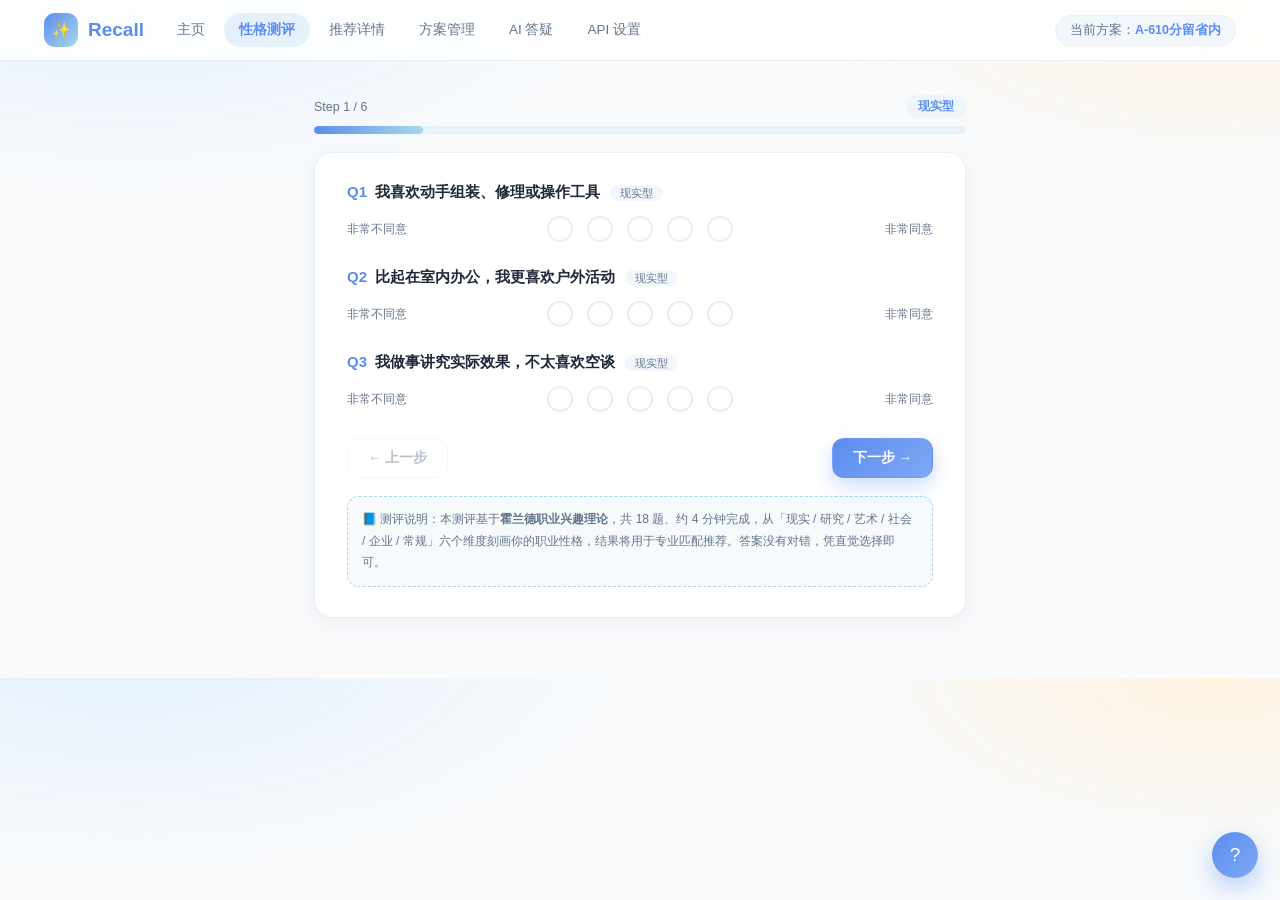
<file: Recall_测评.html>
<!DOCTYPE html>
<html lang="zh-CN">
<head>
<meta charset="UTF-8" />
<meta name="viewport" content="width=device-width, initial-scale=1.0" />
<title>Recall · 性格与职业倾向测评</title>
<link rel="stylesheet" href="recall-ui.css" />
<style>
  body{background:
    radial-gradient(900px 400px at 10% -5%, #E3F0FC 0%, transparent 55%),
    radial-gradient(800px 360px at 95% 0%, #FFF3E2 0%, transparent 50%), var(--bg)}
  .quiz-wrap{max-width:700px;margin:0 auto;padding:34px 24px 60px}
  .step-meta{display:flex;justify-content:space-between;align-items:center;font-size:12.5px;color:var(--sub);margin-bottom:8px}
  .dim-tag{font-size:11.5px;color:var(--main);background:#EDF5FC;padding:4px 12px;border-radius:99px;font-weight:600}
  .quiz-card{margin-top:18px;padding:30px 32px}
  .q{margin-bottom:26px}
  .q p{font-size:15px;font-weight:600;margin-bottom:14px}
  .q p .qn{color:var(--main);margin-right:8px;font-weight:800}
  .q p .qdim{font-size:11px;color:var(--sub);font-weight:500;margin-left:10px;background:#F1F7FD;padding:2px 10px;border-radius:99px}
  .scale{display:flex;justify-content:space-between;align-items:center;gap:6px}
  .scale .lab{font-size:11.5px;color:var(--sub);width:64px}
  .dots{display:flex;gap:14px;flex:1;justify-content:center}
  .dot{width:26px;height:26px;border-radius:50%;border:2.5px solid var(--line);background:#fff;cursor:pointer;transition:.15s}
  .dot:hover{border-color:var(--sec);transform:scale(1.12)}
  .dot.on{border-color:var(--main);background:var(--main);box-shadow:0 4px 12px rgba(91,141,239,.4)}
  .quiz-actions{display:flex;justify-content:space-between;margin-top:8px}
  .note{margin-top:18px;font-size:12px;color:var(--sub);background:#F6FAFD;border:1px dashed var(--sec);border-radius:12px;padding:12px 14px;line-height:1.8}
  /* 结果页 */
  .result{display:none}
  .result-head{text-align:center;margin-bottom:22px}
  .result-head h2{font-size:22px;margin-bottom:6px}
  .result-head .sub{color:var(--sub);font-size:13px}
  .radar-box{display:grid;grid-template-columns:1fr 1fr;gap:24px;align-items:center;margin:10px 0 20px}
  .r-dim .dim{display:flex;justify-content:space-between;font-size:12.5px;color:var(--sub);margin-bottom:5px}
  .r-dim .dim b{color:var(--ink)}
  .r-dim .dim.top{color:var(--main)}
  .r-dim .dim.top b{color:var(--main)}
  .r-dim .progress{margin-bottom:12px}
  .persona-cards{display:grid;grid-template-columns:1fr 1fr 1fr;gap:12px;margin:18px 0 22px}
  .p-card{border-radius:16px;padding:16px;text-align:center;border:1.5px solid var(--line);background:#fff}
  .p-card.hl{border-color:var(--main);background:#F6FAFD;box-shadow:0 8px 22px rgba(91,141,239,.12)}
  .p-card .pc-icon{font-size:28px;margin-bottom:6px}
  .p-card .pc-type{font-size:13px;font-weight:700;color:var(--ink);margin-bottom:4px}
  .p-card .pc-desc{font-size:11.5px;color:var(--sub);line-height:1.6}
  .keywords{display:flex;flex-wrap:wrap;gap:8px;justify-content:center;margin-bottom:22px}
  .keywords span{font-size:12px;color:#B27A1F;background:#FFF9EE;border:1px dashed rgba(255,179,71,.5);padding:5px 13px;border-radius:99px}
  .fit-hint{font-size:12.5px;color:var(--sub);background:#F6FAFD;border-radius:12px;padding:14px 16px;line-height:1.9;margin-bottom:22px}
  .fit-hint b{color:var(--ink)}
  @media (max-width:640px){.radar-box{grid-template-columns:1fr}.persona-cards{grid-template-columns:1fr}}
</style>
</head>
<body>

<header class="topbar">
  <div class="topbar-in">
    <a class="logo" href="Recall_主页.html"><span class="logo-badge">✨</span>Recall</a>
    <nav class="nav">
      <a href="Recall_主页.html">主页</a>
      <a href="Recall_测评.html" class="on">性格测评</a>
      <a href="Recall_推荐详情.html">推荐详情</a>
      <a href="Recall_方案管理.html">方案管理</a>
      <a href="Recall_AI答疑.html">AI 答疑</a>
      <a href="Recall_API设置.html">API 设置</a>
    </nav>
    <span class="plan-ind">当前方案：<b>A-610分留省内</b></span>
  </div>
</header>

<div class="quiz-wrap">
  <div class="step-meta">
    <span id="stepLabel">Step 1 / 6</span>
    <span class="dim-tag" id="dimTag">现实型 · 研究型 · 艺术型</span>
  </div>
  <div class="progress"><i id="bar" style="width:16%"></i></div>

  <!-- ===== 测评题 ===== -->
  <section class="card quiz-card" id="quizView">
    <div id="questions"></div>
    <div class="quiz-actions">
      <button class="btn btn-o" id="btnPrev">← 上一步</button>
      <button class="btn btn-p" id="btnNext">下一步 →</button>
    </div>
    <div class="note">📘 测评说明：本测评基于<strong>霍兰德职业兴趣理论</strong>，共 18 题、约 4 分钟完成，从「现实 / 研究 / 艺术 / 社会 / 企业 / 常规」六个维度刻画你的职业性格，结果将用于专业匹配推荐。答案没有对错，凭直觉选择即可。</div>
  </section>

  <!-- ===== 结果页 ===== -->
  <section class="card quiz-card result" id="resultView">
    <div class="result-head">
      <h2>🎉 你的性格画像已生成</h2>
      <p class="sub" id="resultSub">研究型 I ＋ 艺术型 A</p>
    </div>

    <div class="radar-box">
      <svg id="radarSvg" viewBox="0 0 400 340" style="width:100%"></svg>
      <div class="r-dim" id="dimBars"></div>
    </div>

    <div class="persona-cards" id="personaCards"></div>

    <div class="keywords" id="keywords"></div>

    <div class="fit-hint" id="fitHint"></div>

    <a class="btn btn-p" href="Recall_主页.html" style="display:flex;justify-content:center;padding:15px;font-size:15px">开始智能推荐 →</a>
  </section>
</div>

<button class="help-float" title="使用帮助" onclick="showHelpTip(this)">?</button>

<div id="helpTip" style="display:none;position:fixed;right:78px;bottom:28px;width:280px;background:#fff;border:1px solid var(--line);border-radius:16px;padding:18px 20px;box-shadow:0 16px 40px rgba(30,41,59,.15);z-index:65;font-size:12.5px;line-height:1.8;color:var(--sub)">
  <div style="display:flex;justify-content:space-between;align-items:center;margin-bottom:10px">
    <b style="font-size:13.5px;color:var(--ink)">📖 测评帮助</b>
    <button onclick="document.getElementById('helpTip').style.display='none'" style="font-size:16px;color:var(--sub);background:none;border:none;cursor:pointer;padding:2px 6px">✕</button>
  </div>
  <p style="margin-bottom:6px">• 共 <b>18 题</b>，分 6 步完成，约 4 分钟</p>
  <p style="margin-bottom:6px">• 每题选 1–5 分（非常不同意 → 非常同意）</p>
  <p style="margin-bottom:6px">• 结果自动保存到主页画像卡</p>
  <p>• 基于<b>霍兰德职业兴趣理论</b>六维评估</p>
</div>

<script>
/* ================================================================
   18 题：霍兰德六型 × 3 题
   ================================================================ */
const DIMS = [
  {key:'R', name:'现实型 Realistic', icon:'🔧', desc:'喜欢动手操作、户外与工具机械，务实可靠', kws:['动手能力','户外','机械','工程','体能']},
  {key:'I', name:'研究型 Investigative', icon:'🔬', desc:'喜欢分析、探究与解决难题，理性好奇', kws:['分析','探究','逻辑','实验','创新']},
  {key:'A', name:'艺术型 Artistic', icon:'🎨', desc:'喜欢创造、表达与审美，自由开放', kws:['创造','表达','设计','美学','想象']},
  {key:'S', name:'社会型 Social', icon:'🤝', desc:'喜欢助人、教学与沟通，温暖共情', kws:['助人','教学','沟通','公益','倾听']},
  {key:'E', name:'企业型 Enterprising', icon:'🚀', desc:'喜欢领导、说服与经营，自信进取', kws:['领导','谈判','经营','竞争','冒险']},
  {key:'C', name:'常规型 Conventional', icon:'📊', desc:'喜欢秩序、数据与细致工作，严谨可靠', kws:['细致','数据','规范','条理','稳定']}
];

const QUESTIONS = [
  // 现实型 R ×3
  {q:"我喜欢动手组装、修理或操作工具", dim:'R'},
  {q:"比起在室内办公，我更喜欢户外活动", dim:'R'},
  {q:"我做事讲究实际效果，不太喜欢空谈", dim:'R'},
  // 研究型 I ×3
  {q:"我喜欢独立完成复杂的分析任务", dim:'I'},
  {q:"我对事物背后的原理和规律充满好奇", dim:'I'},
  {q:"遇到问题我喜欢先研究清楚再行动", dim:'I'},
  // 艺术型 A ×3
  {q:"我常会冒出新的创意点子并想动手实现", dim:'A'},
  {q:"我喜欢绘画、音乐、写作等创作活动", dim:'A'},
  {q:"我注重美感，对颜色、排版、氛围敏感", dim:'A'},
  // 社会型 S ×3
  {q:"我享受帮助他人解决问题", dim:'S'},
  {q:"我擅长倾听，朋友常找我倾诉", dim:'S'},
  {q:"我喜欢参与团队合作并照顾他人感受", dim:'S'},
  // 企业型 E ×3
  {q:"我喜欢带领别人一起完成任务", dim:'E'},
  {q:"我有较强的说服力，能影响他人观点", dim:'E'},
  {q:"我对商业、经营、创业的话题感兴趣", dim:'E'},
  // 常规型 C ×3
  {q:"我喜欢有条理地整理资料和数据", dim:'C'},
  {q:"我喜欢按既定流程规范地完成工作", dim:'C'},
  {q:"我做事细心，注重细节和准确性", dim:'C'}
];

const PER_STEP = 3;
const TOTAL = Math.ceil(QUESTIONS.length / PER_STEP); // 6 步
const STEP_DIM = [
  ['现实型 R','研究型 I','艺术型 A'],
  ['社会型 S','企业型 E','常规型 C']
];

let step = 0;
const answers = new Array(QUESTIONS.length).fill(0);

function renderStep(){
  document.getElementById('stepLabel').textContent = `Step ${step+1} / ${TOTAL}`;
  document.getElementById('bar').style.width = ((step+1)/TOTAL*100) + '%';

  // 本步涉及的维度标签
  const qs = QUESTIONS.slice(step*PER_STEP, step*PER_STEP+PER_STEP);
  const dims = [...new Set(qs.map(x=>x.dim))].map(d =>
    DIMS.find(x=>x.key===d).name.split(' ')[0]).join(' · ');
  document.getElementById('dimTag').textContent = dims;

  document.getElementById('questions').innerHTML = qs.map((item,i)=>{
    const gi = step*PER_STEP+i;
    const dim = DIMS.find(x=>x.key===item.dim);
    return `<div class="q">
      <p><span class="qn">Q${gi+1}</span>${item.q}<span class="qdim">${dim.name.split(' ')[0]}</span></p>
      <div class="scale">
        <span class="lab">非常不同意</span>
        <div class="dots">${[1,2,3,4,5].map(v=>
          `<span class="dot ${answers[gi]===v?'on':''}" onclick="pick(${gi},${v})"></span>`).join('')}</div>
        <span class="lab" style="text-align:right">非常同意</span>
      </div>
    </div>`;
  }).join('');
  document.getElementById('btnPrev').disabled = step===0;
  document.getElementById('btnNext').textContent = step===TOTAL-1 ? '完成测评 ✓' : '下一步 →';
}
function pick(gi,v){ answers[gi]=v; renderStep(); }
document.getElementById('btnPrev').onclick = ()=>{ if(step>0){step--; renderStep();} };
document.getElementById('btnNext').onclick = ()=>{
  const need = QUESTIONS.slice(step*PER_STEP, step*PER_STEP+PER_STEP).length;
  const got = answers.slice(step*PER_STEP, step*PER_STEP+PER_STEP).filter(v=>v>0).length;
  if(got<need){ showToast('⚠️ 请先回答本页所有题目'); return; }
  if(step<TOTAL-1){ step++; renderStep(); }
  else { showResult(); }
};

/* ================================================================
   结果计算：六维得分 → 画像
   ================================================================ */
function showResult(){
  document.getElementById('quizView').style.display='none';
  document.getElementById('resultView').style.display='block';
  document.getElementById('stepLabel').textContent='测评完成';
  document.getElementById('bar').style.width='100%';

  // 各维度平均分（1–5 分 → 0–100%）
  const scores = {};
  DIMS.forEach(d => {
    const idxs = QUESTIONS.map((x,i)=>x.dim===d.key?i:-1).filter(i=>i>=0);
    const sum = idxs.reduce((s,i)=>s+answers[i],0);
    scores[d.key] = Math.round((sum / idxs.length - 1) / 4 * 100);
  });

  // 排序取前两名
  const sorted = [...DIMS].sort((a,b)=>scores[b.key]-scores[a.key]);
  const top1 = sorted[0], top2 = sorted[1];

  // 结果副标题
  document.getElementById('resultSub').innerHTML =
    `${top1.name.split(' ')[0]}型 ${top1.key} ＋ ${top2.name.split(' ')[0]}型 ${top2.key}` +
    `<span style="display:block;margin-top:8px;font-size:12px;color:var(--main);font-weight:600">✅ 画像已保存到你的主页（刷新主页即可看到更新）</span>`;

  // 雷达图（动态）
  renderRadar(scores);

  // 维度进度条
  document.getElementById('dimBars').innerHTML = DIMS.map(d => {
    const isTop = d.key===top1.key || d.key===top2.key;
    return `<div class="dim ${isTop?'top':''}">
      <span>${d.icon} ${d.name}</span><b>${scores[d.key]}%</b>
    </div><div class="progress"><i style="width:${scores[d.key]}%;${isTop?'background:linear-gradient(90deg,#5B8DEF,#FFB347)':''}"></i></div>`;
  }).join('');

  // 人格卡片（前3）
  document.getElementById('personaCards').innerHTML = sorted.slice(0,3).map((d,i)=>{
    const hl = i<2 ? 'hl' : '';
    return `<div class="p-card ${hl}">
      <div class="pc-icon">${d.icon}</div>
      <div class="pc-type">${d.name.split(' ')[0]}型 ${d.key} · ${scores[d.key]}%</div>
      <div class="pc-desc">${d.desc}</div>
    </div>`;
  }).join('');

  // 关键词
  document.getElementById('keywords').innerHTML =
    [...new Set([...top1.kws, ...top2.kws])].slice(0,6).map(k=>`<span># ${k}</span>`).join('');

  // 专业匹配提示
  const MATCH = {
    R:['机械工程','土木工程','电气工程','运动训练','测绘'],
    I:['心理学','物理学','计算机科学','生物科学','数学','医学'],
    A:['建筑设计','工业设计','视觉传达','数字媒体艺术','汉语言文学'],
    S:['教育学','护理学','社会工作','新闻传播','心理学(咨询)'],
    E:['工商管理','市场营销','金融学','国际经济与贸易','电子商务'],
    C:['会计学','财务管理','审计学','档案管理','人力资源']
  };
  const recMajors = [...new Set([...MATCH[top1.key], ...MATCH[top2.key]])].slice(0,6);
  document.getElementById('fitHint').innerHTML =
    `🧭 <b>推荐专业方向：</b>${recMajors.join('、')}<br>` +
    `你的核心特质是<strong>「${top1.name.split(' ')[0]}型+${top2.name.split(' ')[0]}型」</strong>，匹配逻辑：${top1.desc}；${top2.desc}。<br>` +
    `下一步：结合你的分数与学科成绩，AI 将生成「分数+性格」多维推荐方案。`;

  // 写入画像到 localStorage（主页读取）
  try{
    localStorage.setItem('recall_persona', JSON.stringify({
      label: `${top1.key}${top2.key}`, top: [top1.key, top2.key], scores
    }));
  }catch(e){}
}

/* ====== 动态雷达图 ====== */
function renderRadar(scores){
  const cx=200, cy=170, R=100;
  const keys = ['R','I','A','S','E','C'];
  const n = keys.length;
  const ang = (i)=> -Math.PI/2 + i*2*Math.PI/n;
  const pt = (i,r)=> `${cx+r*Math.cos(ang(i))},${cy+r*Math.sin(ang(i))}`;

  // 网格
  let grid = '';
  [0.33,0.66,1].forEach(frac=>{
    grid += `<polygon points="${keys.map((k,i)=>pt(i,R*frac)).join(' ')}" fill="none" stroke="#E6EEF6" stroke-width="1.5"/>`;
  });
  keys.forEach((k,i)=>{ grid += `<line x1="${cx}" y1="${cy}" x2="${pt(i,R).split(',')[0]}" y2="${pt(i,R).split(',')[1]}" stroke="#E6EEF6"/>`; });

  // 数据多边形
  const dataPts = keys.map((k,i)=>pt(i, Math.max(6, scores[k]/100*R))).join(' ');
  const dotPts = keys.map((k,i)=>{
    const p = pt(i, Math.max(6, scores[k]/100*R)).split(',');
    return `<circle cx="${p[0]}" cy="${p[1]}" r="4" fill="#fff" stroke="#5B8DEF" stroke-width="2.5"/>`;
  }).join('');

  // 标签（含分值）
  const labels = keys.map((k,i)=>{
    const [x,y] = pt(i,R+26).split(',').map(Number);
    const anchor = Math.abs(x-cx)<8 ? 'middle' : (x>cx?'start':'end');
    return `<text x="${x}" y="${y}" text-anchor="${anchor}" font-size="12.5" fill="#64748B">${DIMS.find(d=>d.key===k).name.split(' ')[0]} ${scores[k]}%</text>`;
  }).join('');

  document.getElementById('radarSvg').innerHTML = grid +
    `<polygon points="${dataPts}" fill="rgba(91,141,239,.22)" stroke="#5B8DEF" stroke-width="2.5"/>` + dotPts + labels;
}

renderStep();

/* 帮助浮层 */
function showHelpTip(el){
  const tip=document.getElementById('helpTip');
  if(!tip) return;
  tip.style.display=tip.style.display!=='none'?'none':'block';
  if(tip.style.display==='block'){ setTimeout(()=>{ document.addEventListener('click',function h(e){ if(e.target.closest('#helpTip')||e.target.classList.contains('help-float')) return; tip.style.display='none'; document.removeEventListener('click',h); }); },10); }
}

/* 轻提示 */
let _toastT;
function showToast(msg){
  let t = document.getElementById('toast') || (()=>{
    const el=document.createElement('div'); el.id='toast';
    el.style.cssText='position:fixed;top:80px;left:50%;transform:translateX(-50%)translateY(-100px);background:linear-gradient(135deg,var(--main),#7FA8F5);color:#fff;padding:12px 24px;border-radius:99px;font-size:13px;font-weight:600;box-shadow:0 10px 30px rgba(91,141,239,.4);z-index:200;transition:.3s;pointer-events:none';
    document.body.appendChild(el); return el;
  })();
  t.textContent=msg; t.classList.add('show');
  clearTimeout(_toastT); _toastT=setTimeout(()=>t.classList.remove('show'),2200);
}
</script>
</body>
</html>
</file>
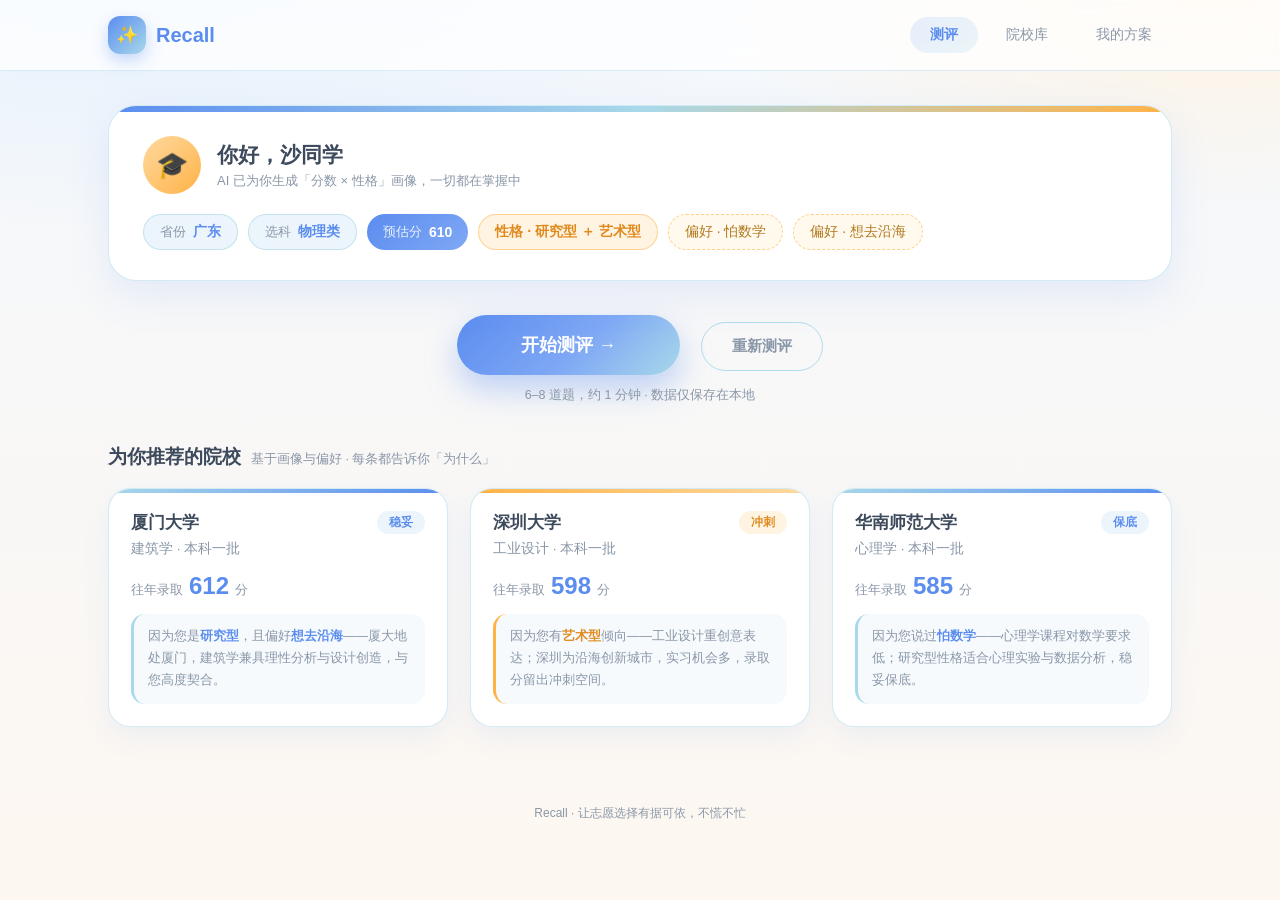
<file: Recall_首页高保真.html>
<!DOCTYPE html>
<html lang="zh-CN">
<head>
<meta charset="UTF-8" />
<meta name="viewport" content="width=device-width, initial-scale=1.0" />
<title>Recall · AI志愿填报助手</title>
<style>
  :root {
    --main: #5B8DEF;
    --sec: #A8D8EA;
    --accent: #FFB347;
    --ink: #3D4A5C;
    --ink-soft: #8A97A8;
    --card: #FFFFFF;
  }
  * { box-sizing: border-box; margin: 0; padding: 0; }
  body {
    font-family: "PingFang SC", "Microsoft YaHei", sans-serif;
    color: var(--ink);
    background:
      radial-gradient(1200px 500px at 10% -5%, #E3F0FC 0%, transparent 55%),
      radial-gradient(1000px 420px at 95% 0%, #FFF3E2 0%, transparent 50%),
      linear-gradient(180deg, #F4F8FD 0%, #FDF7F0 100%);
    min-height: 100vh;
  }
  .wrap { max-width: 1120px; margin: 0 auto; padding: 0 28px; }

  /* ===== 顶栏 ===== */
  header {
    position: sticky; top: 0; z-index: 10;
    background: rgba(255,255,255,.75);
    backdrop-filter: blur(14px);
    border-bottom: 1px solid rgba(168,216,234,.45);
  }
  .nav {
    max-width: 1120px; margin: 0 auto; padding: 16px 28px;
    display: flex; align-items: center; justify-content: space-between;
  }
  .logo { display: flex; align-items: center; gap: 10px; font-size: 20px; font-weight: 700; color: var(--main); }
  .logo-badge {
    width: 38px; height: 38px; border-radius: 12px;
    background: linear-gradient(135deg, var(--main), var(--sec));
    display: grid; place-items: center; font-size: 18px; color: #fff;
    box-shadow: 0 6px 16px rgba(91,141,239,.35);
  }
  .nav-links { display: flex; gap: 8px; }
  .nav-links a {
    padding: 9px 20px; border-radius: 999px; font-size: 14px; text-decoration: none;
    color: var(--ink-soft); transition: .2s;
  }
  .nav-links a.active, .nav-links a:hover {
    background: linear-gradient(135deg, rgba(91,141,239,.14), rgba(168,216,234,.22));
    color: var(--main); font-weight: 600;
  }

  /* ===== 画像摘要卡 ===== */
  .profile {
    margin-top: 34px;
    background: var(--card);
    border-radius: 28px;
    padding: 30px 34px;
    box-shadow: 0 14px 40px rgba(91,141,239,.13);
    border: 1px solid rgba(168,216,234,.5);
    position: relative; overflow: hidden;
  }
  .profile::before {
    content: ""; position: absolute; inset: 0 0 auto 0; height: 6px;
    background: linear-gradient(90deg, var(--main), var(--sec), var(--accent));
  }
  .profile-top { display: flex; align-items: center; gap: 16px; margin-bottom: 20px; }
  .avatar {
    width: 58px; height: 58px; border-radius: 50%;
    background: linear-gradient(135deg, #FFD9A0, var(--accent));
    display: grid; place-items: center; font-size: 26px;
  }
  .greet h2 { font-size: 21px; }
  .greet p { font-size: 13px; color: var(--ink-soft); margin-top: 3px; }

  .chips { display: flex; flex-wrap: wrap; gap: 10px; }
  .chip {
    display: inline-flex; align-items: center; gap: 7px;
    padding: 8px 16px; border-radius: 999px; font-size: 14px; font-weight: 600;
    background: #EDF5FC; color: var(--main); border: 1px solid rgba(168,216,234,.6);
  }
  .chip.score { background: linear-gradient(135deg, #5B8DEF, #7FA8F5); color: #fff; border: none; }
  .chip.persona { background: #FFF3E2; color: #E08A1E; border: 1px solid rgba(255,179,71,.5); }
  .chip.pref { background: #FFF9EE; color: #B27A1F; border: 1px dashed rgba(255,179,71,.6); font-weight: 500; }
  .chip .k { font-weight: 500; color: var(--ink-soft); font-size: 12.5px; }
  .chip.score .k, .chip.persona .k { color: inherit; opacity: .85; }

  /* ===== CTA ===== */
  .cta { text-align: center; margin: 34px 0 40px; }
  .btn-main {
    display: inline-flex; align-items: center; gap: 10px;
    padding: 18px 64px; border: none; border-radius: 999px; cursor: pointer;
    font-size: 18px; font-weight: 700; color: #fff;
    background: linear-gradient(135deg, var(--main) 0%, #7FA8F5 55%, var(--sec) 100%);
    box-shadow: 0 14px 32px rgba(91,141,239,.38);
    transition: transform .2s, box-shadow .2s;
  }
  .btn-main:hover { transform: translateY(-3px); box-shadow: 0 18px 40px rgba(91,141,239,.45); }
  .btn-ghost {
    margin-left: 16px; padding: 14px 30px; border-radius: 999px; cursor: pointer;
    background: transparent; color: var(--ink-soft);
    border: 1.5px solid rgba(168,216,234,.9); font-size: 15px; font-weight: 600; transition: .2s;
  }
  .btn-ghost:hover { color: var(--main); border-color: var(--main); }
  .cta-note { margin-top: 12px; font-size: 12.5px; color: var(--ink-soft); }

  /* ===== 推荐院校卡 ===== */
  .rec-title { display: flex; align-items: baseline; gap: 10px; margin-bottom: 18px; }
  .rec-title h3 { font-size: 19px; }
  .rec-title span { font-size: 12.5px; color: var(--ink-soft); }
  .rec-grid { display: grid; grid-template-columns: repeat(3, 1fr); gap: 22px; padding-bottom: 56px; }
  .rec-card {
    background: var(--card); border-radius: 22px; padding: 22px;
    border: 1px solid rgba(168,216,234,.5);
    box-shadow: 0 10px 28px rgba(91,141,239,.09);
    transition: transform .2s, box-shadow .2s;
    position: relative; overflow: hidden;
  }
  .rec-card:hover { transform: translateY(-4px); box-shadow: 0 16px 36px rgba(91,141,239,.16); }
  .rec-card::before {
    content: ""; position: absolute; top: 0; left: 0; right: 0; height: 4px;
    background: linear-gradient(90deg, var(--sec), var(--main));
  }
  .rec-card.gold::before { background: linear-gradient(90deg, var(--accent), #FFD9A0); }
  .rec-head { display: flex; align-items: center; justify-content: space-between; margin-bottom: 6px; }
  .rec-head h4 { font-size: 17px; }
  .tag {
    font-size: 11.5px; padding: 4px 12px; border-radius: 999px; font-weight: 600;
    background: #EDF5FC; color: var(--main);
  }
  .tag.gold { background: #FFF3E2; color: #E08A1E; }
  .rec-major { font-size: 13.5px; color: var(--ink-soft); margin-bottom: 14px; }
  .rec-score {
    display: flex; align-items: baseline; gap: 6px; margin-bottom: 14px;
    font-size: 13px; color: var(--ink-soft);
  }
  .rec-score b { font-size: 24px; color: var(--main); font-weight: 700; }
  .why {
    background: #F6FAFD; border-radius: 14px; padding: 12px 14px;
    font-size: 12.5px; line-height: 1.75; color: var(--ink-soft);
    border-left: 3px solid var(--sec);
  }
  .why b { color: var(--main); font-weight: 600; }
  .rec-card.gold .why { border-left-color: var(--accent); }
  .rec-card.gold .why b { color: #E08A1E; }

  footer { text-align: center; padding: 22px 0 34px; font-size: 12px; color: var(--ink-soft); }

  @media (max-width: 860px) {
    .rec-grid { grid-template-columns: 1fr; }
    .btn-ghost { margin: 14px 0 0; }
  }
</style>
</head>
<body>

  <!-- ===== 顶部导航 ===== -->
  <header>
    <div class="nav">
      <div class="logo"><span class="logo-badge">✨</span> Recall</div>
      <nav class="nav-links">
        <a href="#" class="active">测评</a>
        <a href="#">院校库</a>
        <a href="#">我的方案</a>
      </nav>
    </div>
  </header>

  <main class="wrap">

    <!-- ===== 用户画像摘要卡片 ===== -->
    <section class="profile">
      <div class="profile-top">
        <div class="avatar">🎓</div>
        <div class="greet">
          <h2>你好，沙同学</h2>
          <p>AI 已为你生成「分数 × 性格」画像，一切都在掌握中</p>
        </div>
      </div>
      <div class="chips">
        <span class="chip"><span class="k">省份</span> 广东</span>
        <span class="chip"><span class="k">选科</span> 物理类</span>
        <span class="chip score"><span class="k">预估分</span> 610</span>
        <span class="chip persona">性格 · 研究型 ＋ 艺术型</span>
        <span class="chip pref">偏好 · 怕数学</span>
        <span class="chip pref">偏好 · 想去沿海</span>
      </div>
    </section>

    <!-- ===== 主 CTA ===== -->
    <section class="cta">
      <button class="btn-main">开始测评 →</button>
      <button class="btn-ghost">重新测评</button>
      <p class="cta-note">6–8 道题，约 1 分钟 · 数据仅保存在本地</p>
    </section>

    <!-- ===== 推荐院校 ===== -->
    <section>
      <div class="rec-title">
        <h3>为你推荐的院校</h3>
        <span>基于画像与偏好 · 每条都告诉你「为什么」</span>
      </div>
      <div class="rec-grid">

        <div class="rec-card">
          <div class="rec-head"><h4>厦门大学</h4><span class="tag">稳妥</span></div>
          <p class="rec-major">建筑学 · 本科一批</p>
          <div class="rec-score">往年录取 <b>612</b> 分</div>
          <div class="why">因为您是<b>研究型</b>，且偏好<b>想去沿海</b>——厦大地处厦门，建筑学兼具理性分析与设计创造，与您高度契合。</div>
        </div>

        <div class="rec-card gold">
          <div class="rec-head"><h4>深圳大学</h4><span class="tag gold">冲刺</span></div>
          <p class="rec-major">工业设计 · 本科一批</p>
          <div class="rec-score">往年录取 <b>598</b> 分</div>
          <div class="why">因为您有<b>艺术型</b>倾向——工业设计重创意表达；深圳为沿海创新城市，实习机会多，录取分留出冲刺空间。</div>
        </div>

        <div class="rec-card">
          <div class="rec-head"><h4>华南师范大学</h4><span class="tag">保底</span></div>
          <p class="rec-major">心理学 · 本科一批</p>
          <div class="rec-score">往年录取 <b>585</b> 分</div>
          <div class="why">因为您说过<b>怕数学</b>——心理学课程对数学要求低；研究型性格适合心理实验与数据分析，稳妥保底。</div>
        </div>

      </div>
    </section>

  </main>

  <footer>Recall · 让志愿选择有据可依，不慌不忙</footer>

</body>
</html>
</file>
<file: recall-ui.css>
/* Recall UI Design System · 治愈系·温和专业 */
:root{
  --main:#5B8DEF; --sec:#A8D8EA; --accent:#FFB347; --danger:#FF6B6B;
  --bg:#F8FAFC; --card:#fff; --ink:#1E293B; --sub:#64748B; --line:#E6EEF6;
}
*{box-sizing:border-box;margin:0;padding:0}
body{font-family:"PingFang SC","Microsoft YaHei",sans-serif;background:var(--bg);color:var(--ink);font-size:14px}
a{text-decoration:none;color:inherit}
button{font-family:inherit;cursor:pointer;border:none;background:none}
input,select{font-family:inherit;font-size:14px}
::-webkit-scrollbar{width:8px;height:8px}
::-webkit-scrollbar-thumb{background:#D5E3F0;border-radius:99px}

/* 顶栏 */
.topbar{position:sticky;top:0;z-index:50;background:rgba(255,255,255,.82);backdrop-filter:blur(12px);border-bottom:1px solid var(--line)}
.topbar-in{max-width:1240px;margin:0 auto;padding:13px 24px;display:flex;align-items:center;gap:18px}
.logo{display:flex;align-items:center;gap:10px;font-size:19px;font-weight:800;color:var(--main)}
.logo-badge{width:34px;height:34px;border-radius:11px;background:linear-gradient(135deg,var(--main),var(--sec));display:grid;place-items:center;color:#fff;font-size:15px}
.nav{display:flex;gap:4px;flex:1;flex-wrap:wrap}
.nav a{padding:8px 15px;border-radius:999px;font-size:13.5px;color:var(--sub);transition:.18s}
.nav a:hover{background:#EDF5FC;color:var(--main)}
.nav a.on{background:linear-gradient(135deg,rgba(91,141,239,.14),rgba(168,216,234,.28));color:var(--main);font-weight:600}
.plan-ind{font-size:12.5px;color:var(--sub);background:#F1F7FD;border:1px solid var(--line);padding:6px 14px;border-radius:999px;white-space:nowrap}
.plan-ind b{color:var(--main)}

/* 按钮 */
.btn{display:inline-flex;align-items:center;gap:7px;padding:10px 20px;border-radius:12px;font-size:13.5px;font-weight:600;transition:.18s;border:1.5px solid transparent}
.btn-p{background:linear-gradient(135deg,var(--main),#7FA8F5);color:#fff;box-shadow:0 8px 20px rgba(91,141,239,.3)}
.btn-p:hover{transform:translateY(-2px);box-shadow:0 12px 26px rgba(91,141,239,.38)}
.btn-s{background:#EDF5FC;color:var(--main)}
.btn-s:hover{background:#E0EFFA}
.btn-o{background:#fff;color:var(--sub);border-color:var(--line)}
.btn-o:hover{color:var(--main);border-color:var(--sec)}
.btn-d{background:#FFF1F1;color:var(--danger)}
.btn-d:hover{background:#FFE4E4}
.btn:disabled{opacity:.45;cursor:not-allowed;transform:none}

/* 卡片 */
.card{background:var(--card);border:1px solid var(--line);border-radius:18px;box-shadow:0 6px 20px rgba(30,41,59,.05)}

/* chips / tags / badge */
.chip{display:inline-flex;align-items:center;gap:6px;padding:6px 13px;border-radius:999px;font-size:12.5px;font-weight:600;background:#EDF5FC;color:var(--main)}
.chip .k{font-weight:500;color:var(--sub);font-size:11.5px}
.chip.score{background:linear-gradient(135deg,var(--main),#7FA8F5);color:#fff}
.chip.persona{background:#FFF3E2;color:#E08A1E}
.chip.pref{background:#FFF9EE;color:#B27A1F;border:1px dashed rgba(255,179,71,.55)}
.tag{font-size:11px;padding:3px 11px;border-radius:999px;font-weight:700}
.tag-chong{background:#FFF3E2;color:#E08A1E}
.tag-wen{background:#EDF5FC;color:var(--main)}
.tag-bao{background:#FFF1F1;color:var(--danger)}
.badge{display:inline-grid;place-items:center;min-width:20px;height:20px;padding:0 6px;border-radius:99px;font-size:11px;font-weight:700;background:var(--accent);color:#fff}

/* 表单 */
.inp{padding:9px 14px;border:1.5px solid var(--line);border-radius:11px;background:#fff;color:var(--ink);outline:none;transition:.15s}
.inp:focus{border-color:var(--main);box-shadow:0 0 0 3px rgba(91,141,239,.15)}
select.inp{appearance:auto}

/* 进度条 */
.progress{height:8px;border-radius:99px;background:#EAF1F8;overflow:hidden}
.progress i{display:block;height:100%;border-radius:99px;background:linear-gradient(90deg,var(--main),var(--sec));transition:width .4s}

/* 模态框 */
.modal-mask{position:fixed;inset:0;background:rgba(30,41,59,.35);backdrop-filter:blur(3px);display:none;place-items:center;z-index:100}
.modal-mask.show{display:grid}
.modal{background:#fff;border-radius:20px;padding:26px;width:min(480px,92vw);max-height:86vh;overflow:auto;box-shadow:0 24px 60px rgba(30,41,59,.2);animation:pop .25s}
@keyframes pop{from{transform:scale(.94);opacity:0}to{transform:scale(1);opacity:1}}

/* loading / 动效 */
.spin{width:15px;height:15px;border:2.5px solid rgba(255,255,255,.4);border-top-color:#fff;border-radius:50%;animation:rot .7s linear infinite}
.spin.dark{border-color:rgba(91,141,239,.25);border-top-color:var(--main)}
@keyframes rot{to{transform:rotate(360deg)}}
.fade-in{animation:fadein .45s}
@keyframes fadein{from{opacity:0;transform:translateY(8px)}to{opacity:1;transform:none}}

/* 空状态 */
.empty{text-align:center;padding:46px 20px;color:var(--sub)}
.empty .emoji{font-size:38px;margin-bottom:10px}

/* 悬浮帮助 */
.help-float{position:fixed;right:22px;bottom:22px;width:46px;height:46px;border-radius:50%;background:linear-gradient(135deg,var(--main),#7FA8F5);color:#fff;font-size:19px;display:grid;place-items:center;box-shadow:0 10px 24px rgba(91,141,239,.4);z-index:60;cursor:pointer;transition:.18s}
.help-float:hover{transform:scale(1.08)}

/* 归因框（差异化·归因白盒） */
.why{background:#F6FAFD;border-radius:12px;padding:11px 13px;font-size:12.5px;line-height:1.8;color:var(--sub);border-left:3px solid var(--sec)}
.why mark{background:rgba(255,179,71,.3);color:#B27A1F;padding:0 4px;border-radius:5px;font-weight:600}

/* 通用布局 */
.page{max-width:1240px;margin:0 auto;padding:26px 24px 60px}
.crumbs{font-size:12.5px;color:var(--sub);margin-bottom:14px}
.crumbs b{color:var(--ink)}

@media (max-width:900px){
  .plan-ind{display:none}
}
</file>
